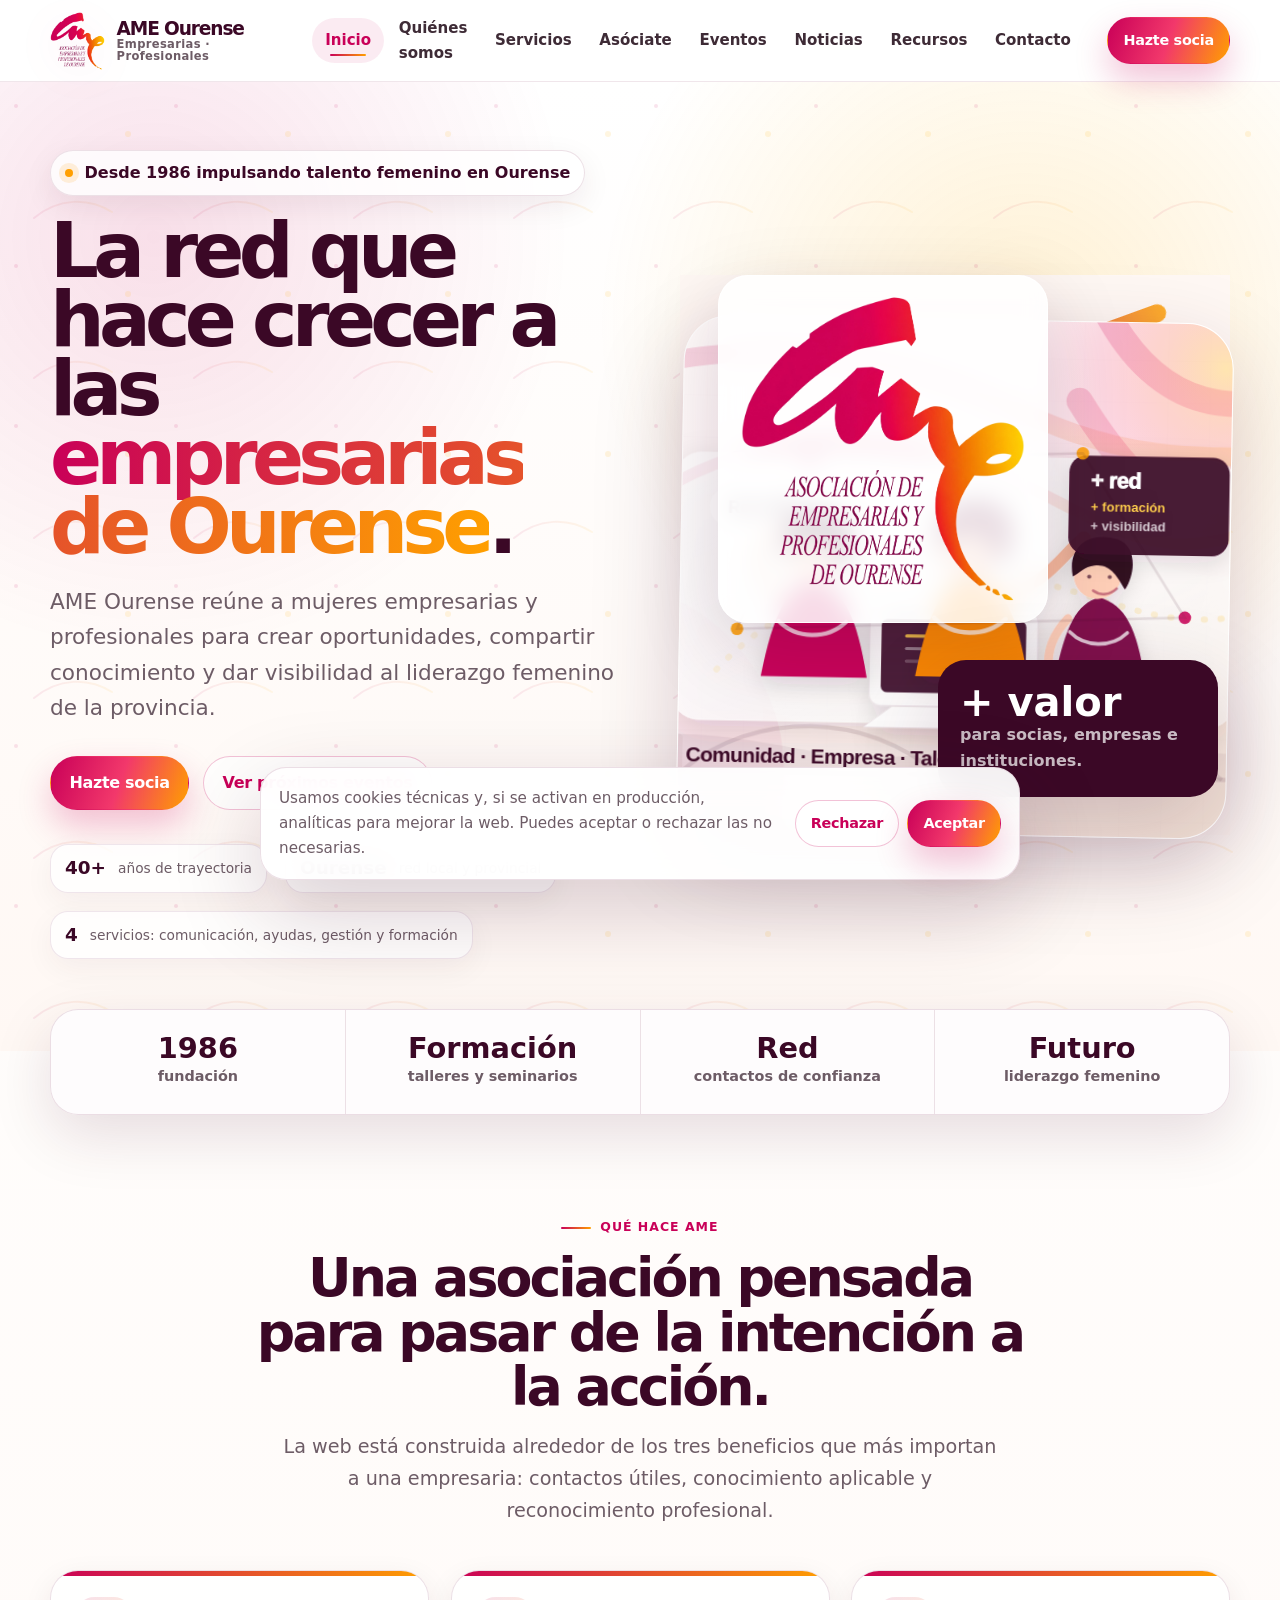
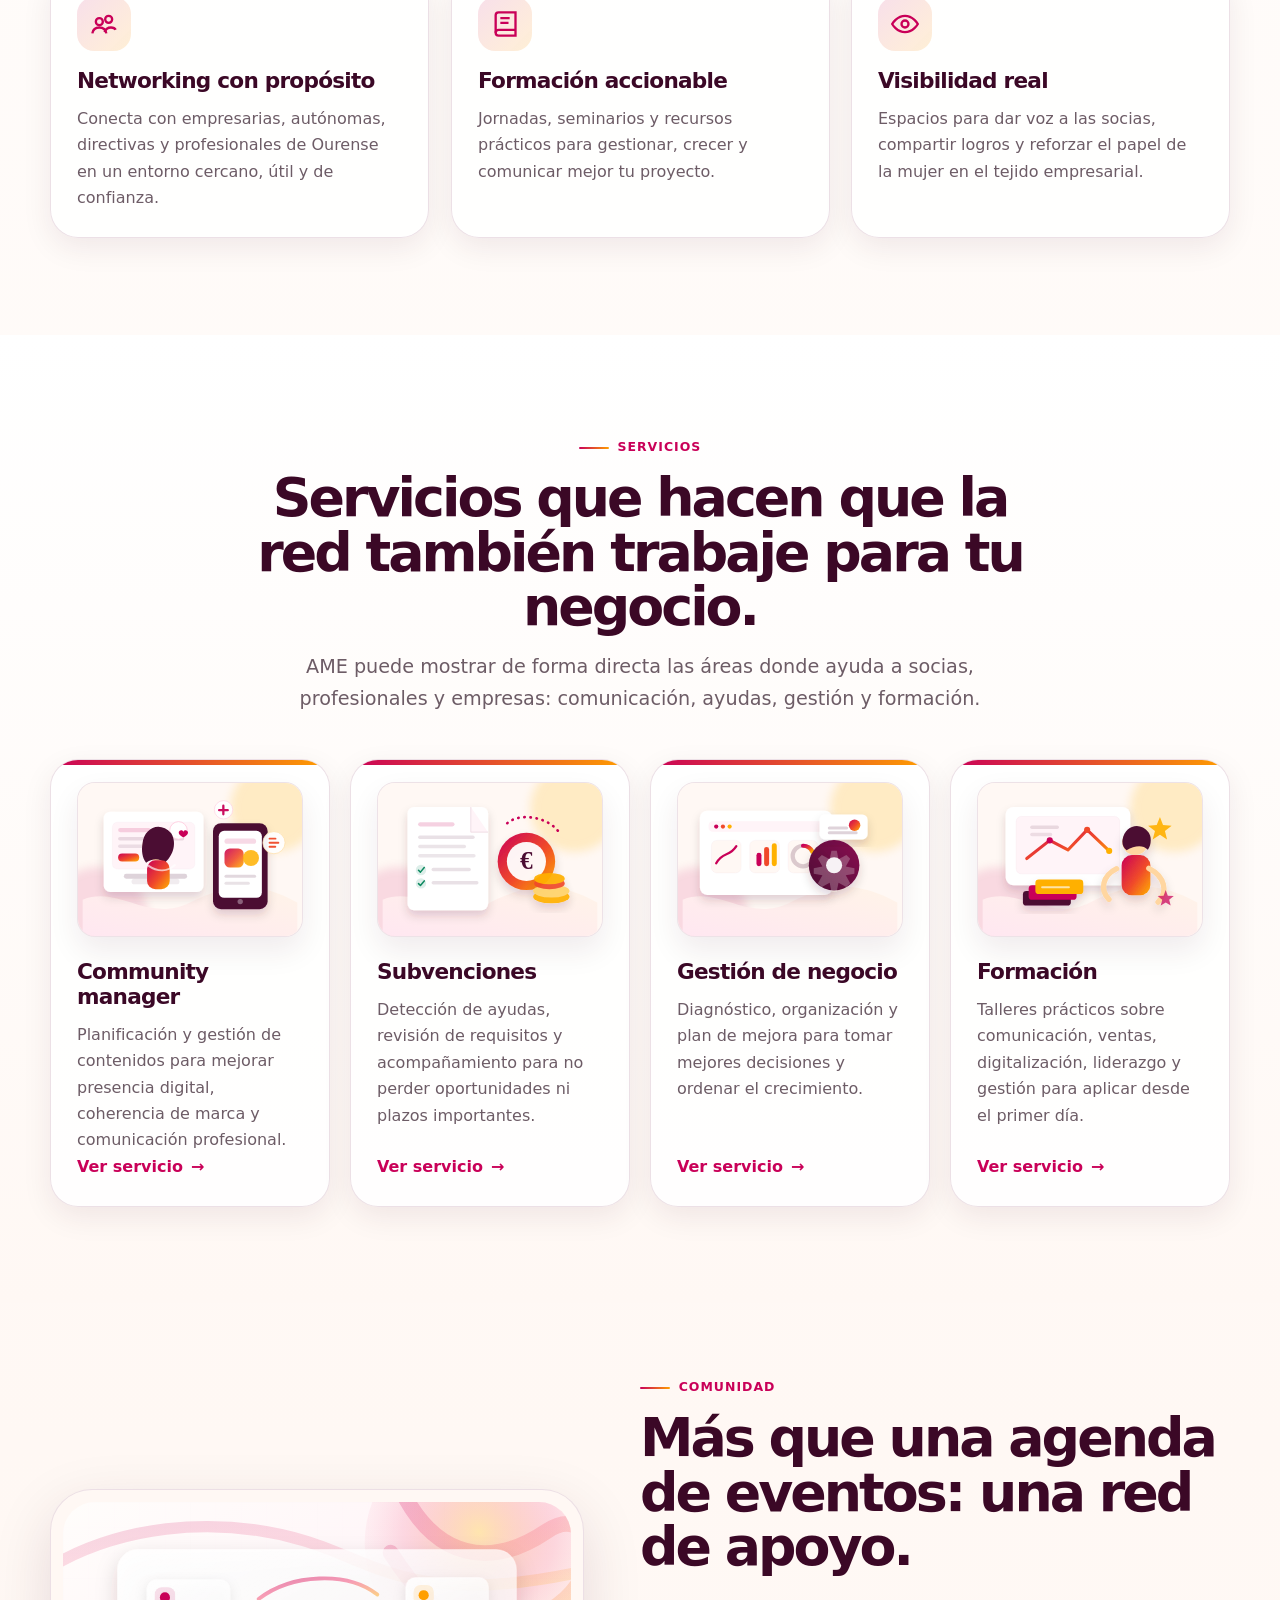
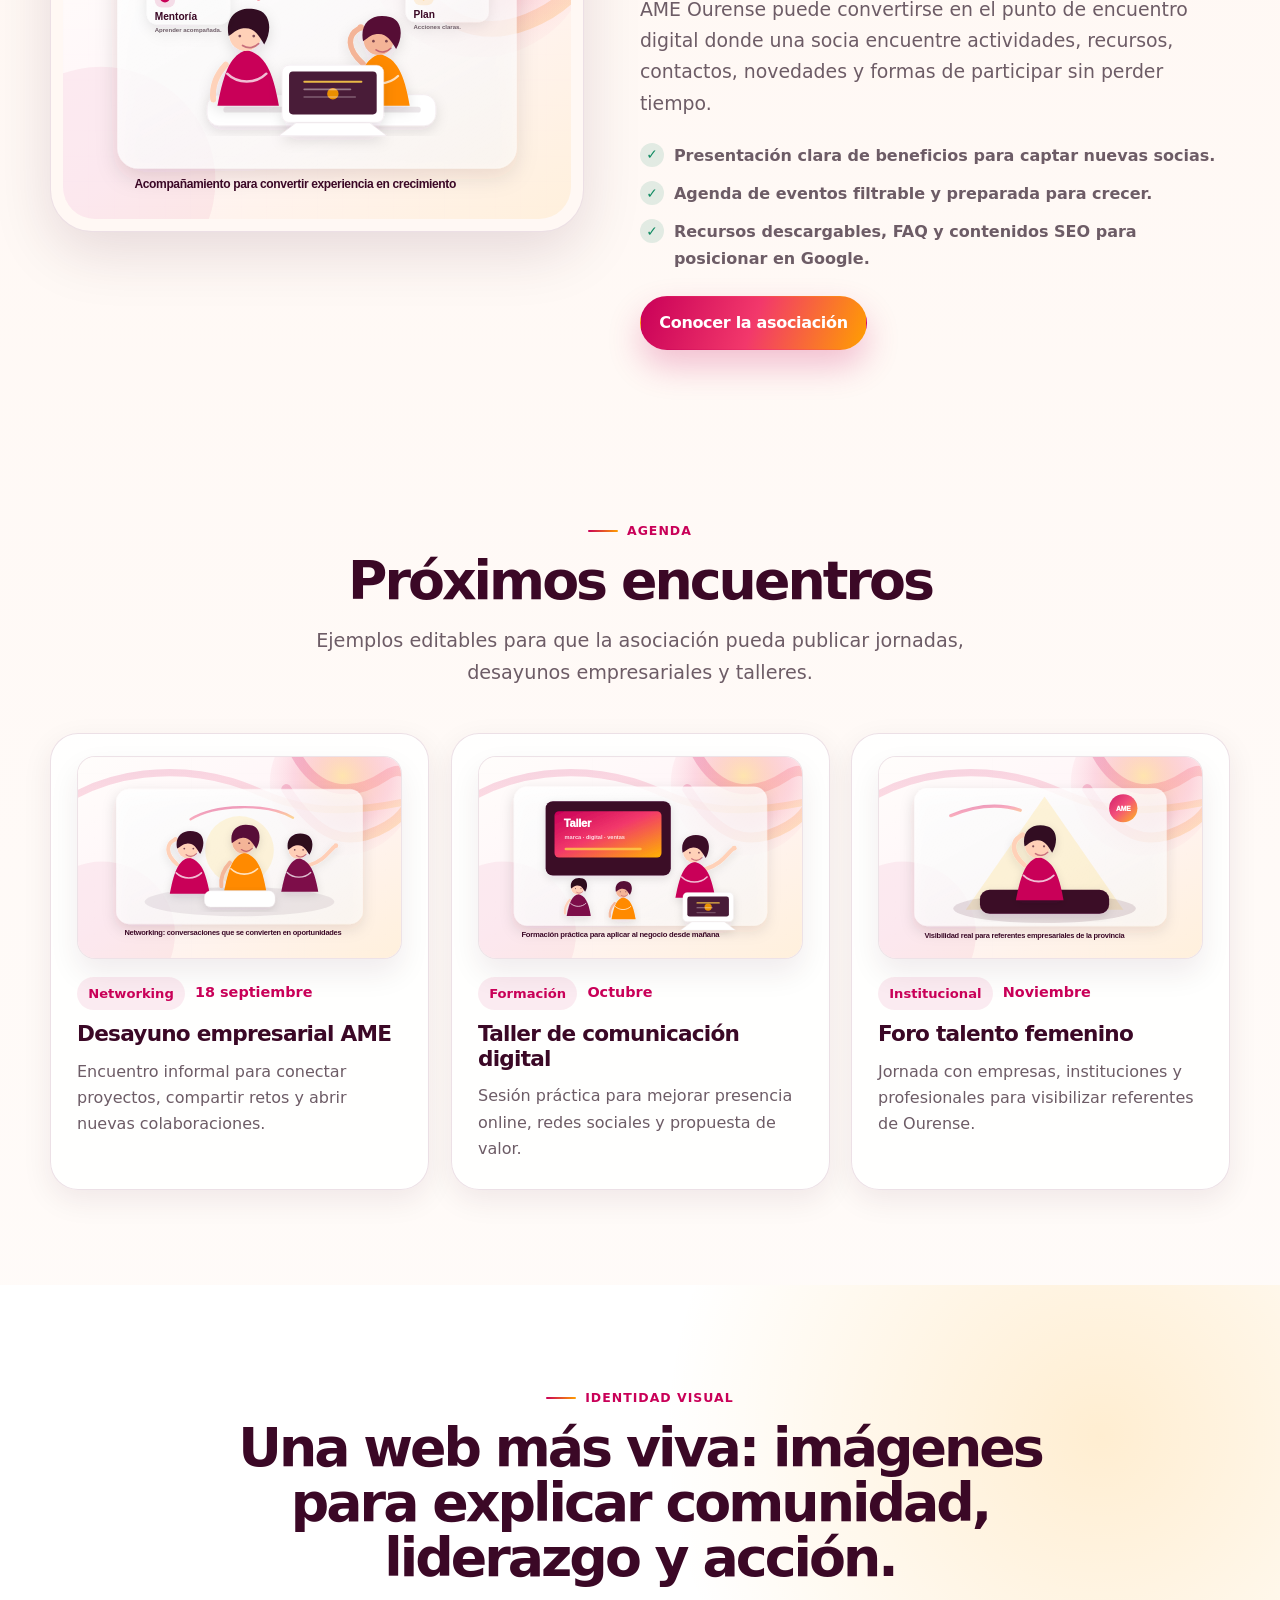
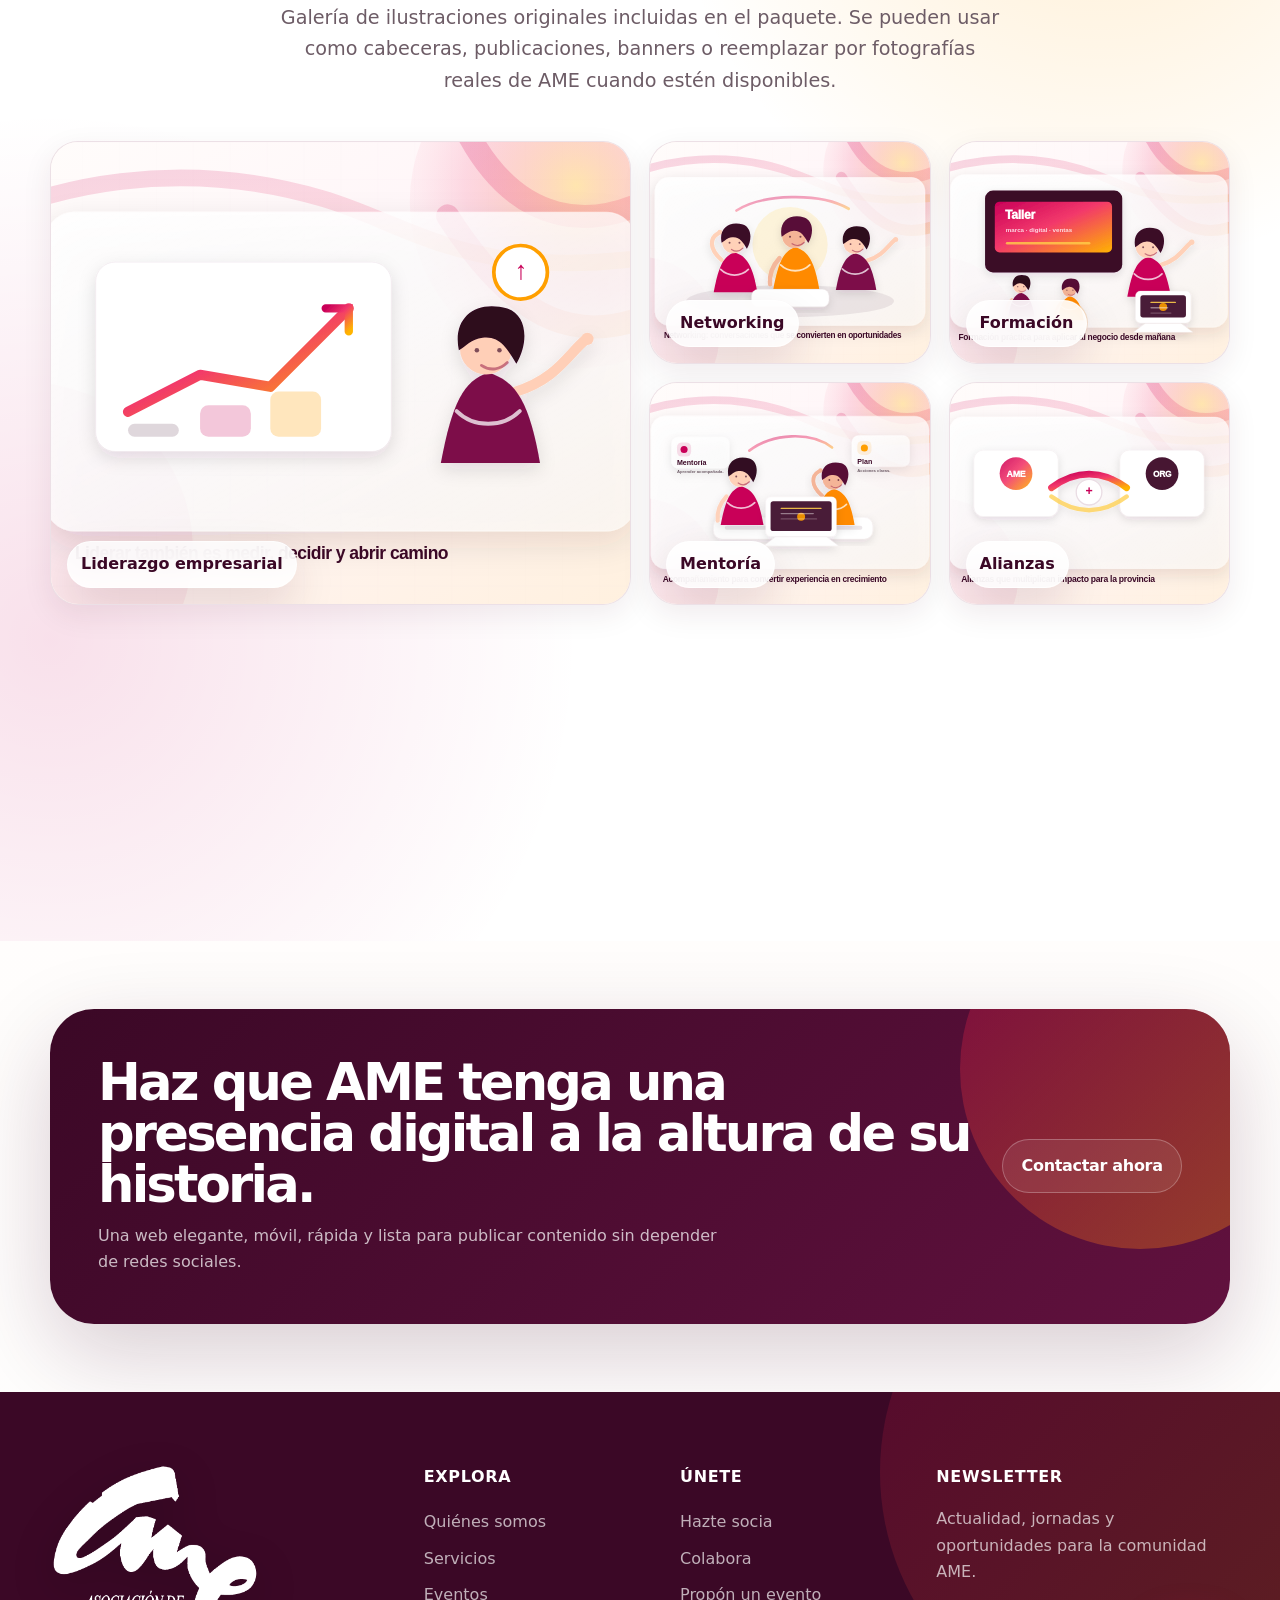
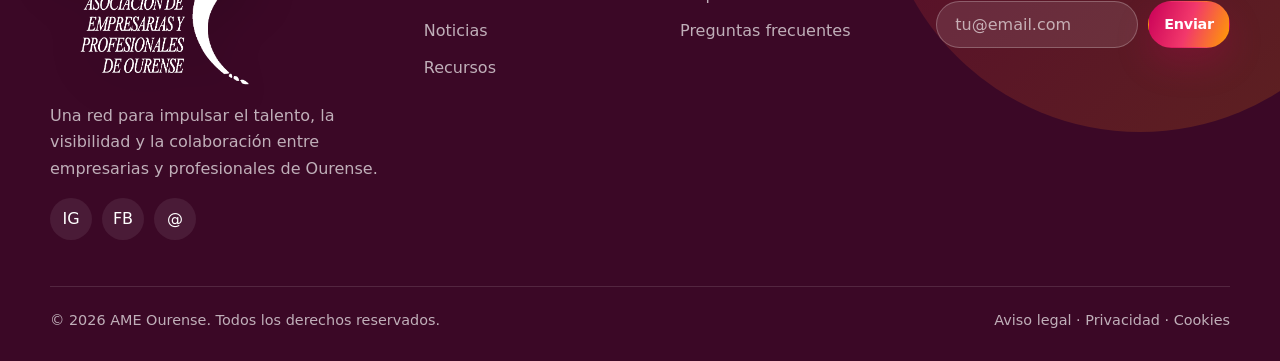
<file: index.html>
<!doctype html>
<html lang="es">
<head>
  <meta charset="utf-8">
  <meta name="viewport" content="width=device-width, initial-scale=1">
  <title>AME Ourense — Asociación de Empresarias y Profesionales de Ourense</title>
  <meta name="description" content="Red de empresarias y profesionales de Ourense: formación, networking, visibilidad y apoyo al liderazgo femenino.">
  <meta name="theme-color" content="#c90058">
  <meta name="robots" content="index, follow">
  <meta property="og:type" content="website">
  <meta property="og:locale" content="es_ES">
  <meta property="og:title" content="AME Ourense — Asociación de Empresarias y Profesionales de Ourense">
  <meta property="og:description" content="Red de empresarias y profesionales de Ourense: formación, networking, visibilidad y apoyo al liderazgo femenino.">
  <meta property="og:image" content="assets/img/og-ame.jpg">
  <meta name="twitter:card" content="summary_large_image">
  <link rel="icon" href="assets/icons/favicon.svg" type="image/svg+xml">
  <link rel="apple-touch-icon" href="assets/icons/apple-touch-icon.png">
  <link rel="manifest" href="site.webmanifest">
  <link rel="preload" href="assets/css/styles.css" as="style">
  <link rel="stylesheet" href="assets/css/styles.css">
  
</head>
<body data-page="inicio">
  <a class="skip-link" href="#contenido">Saltar al contenido</a>
  <header class="site-header" aria-label="Cabecera principal">
    <div class="container nav-wrap">
      <a class="brand" href="index.html" aria-label="AME Ourense inicio">
        <img src="assets/img/logo-ame-transparent.png" alt="Logo AME Ourense">
        <span class="brand-text"><span class="brand-name">AME Ourense</span><span class="brand-kicker">Empresarias · Profesionales</span></span>
      </a>
      <nav class="main-nav" aria-label="Navegación principal">
        <a href="index.html" data-nav="inicio">Inicio</a>
<a href="sobre.html" data-nav="sobre">Quiénes somos</a>
<a href="servicios.html" data-nav="servicios">Servicios</a>
<a href="asociate.html" data-nav="asociate">Asóciate</a>
<a href="eventos.html" data-nav="eventos">Eventos</a>
<a href="noticias.html" data-nav="noticias">Noticias</a>
<a href="recursos.html" data-nav="recursos">Recursos</a>
<a href="contacto.html" data-nav="contacto">Contacto</a>
      </nav>
      <div class="nav-actions">
        <a class="btn btn-primary btn-small" href="asociate.html">Hazte socia</a>
        <button class="menu-toggle" aria-label="Abrir menú" aria-expanded="false"><span></span><span></span><span></span></button>
      </div>
    </div>
  </header>
  <main id="contenido">

    <section class="hero">
      <div class="container hero-grid">
        <div class="hero-copy-wrap reveal">
          <div class="hero-badge"><span class="icon-dot"></span> Desde 1986 impulsando talento femenino en Ourense</div>
          <h1>La red que hace crecer a las <span class="gradient-text">empresarias de Ourense</span>.</h1>
          <p class="hero-copy">AME Ourense reúne a mujeres empresarias y profesionales para crear oportunidades, compartir conocimiento y dar visibilidad al liderazgo femenino de la provincia.</p>
          <div class="hero-actions">
            <a href="asociate.html" class="btn btn-primary">Hazte socia</a>
            <a href="eventos.html" class="btn btn-outline">Ver próximos eventos</a>
          </div>
          <div class="hero-proof" aria-label="Datos destacados">
            <div class="proof-card"><strong>40+</strong><span>años de trayectoria</span></div>
            <div class="proof-card"><strong>Ourense</strong><span>red local y provincial</span></div>
            <div class="proof-card"><strong>4</strong><span>servicios: comunicación, ayudas, gestión y formación</span></div>
          </div>
        </div>
        <div class="hero-visual reveal" aria-hidden="true">
          <span class="ribbon r1"></span><span class="ribbon r2"></span>
          <div class="hero-visual-card"><img class="illustration" src="assets/img/visuals/hero-women-business.svg" alt="Ilustración de empresarias y profesionales conectadas"></div>
          <div class="logo-floating"><img src="assets/img/logo-ame-transparent.png" alt="Logo AME Ourense"></div>
          <div class="metric-floating"><b>+ valor</b><span>para socias, empresas e instituciones.</span></div>
        </div>
      </div>
    </section>
    <section class="logo-strip">
      <div class="container strip-card reveal stagger">
        <div class="strip-item" style="--i:0"><strong>1986</strong><span>fundación</span></div>
        <div class="strip-item" style="--i:1"><strong>Formación</strong><span>talleres y seminarios</span></div>
        <div class="strip-item" style="--i:2"><strong>Red</strong><span>contactos de confianza</span></div>
        <div class="strip-item" style="--i:3"><strong>Futuro</strong><span>liderazgo femenino</span></div>
      </div>
    </section>
    <section class="section">
      <div class="container">
        <div class="section-head reveal"><span class="eyebrow">Qué hace AME</span><h2 class="section-title">Una asociación pensada para pasar de la intención a la acción.</h2><p class="section-subtitle">La web está construida alrededor de los tres beneficios que más importan a una empresaria: contactos útiles, conocimiento aplicable y reconocimiento profesional.</p></div>
        <div class="card-grid stagger"><article class="feature-card reveal" style="--i:0"><div class="card-icon"><svg viewBox="0 0 24 24" fill="none" stroke="currentColor" stroke-width="2"><path d="M16 11c1.66 0 3-1.34 3-3s-1.34-3-3-3-3 1.34-3 3 1.34 3 3 3Z"/><path d="M8 13c1.66 0 3-1.34 3-3S9.66 7 8 7s-3 1.34-3 3 1.34 3 3 3Z"/><path d="M2 20c.6-3.4 2.7-5 6-5s5.4 1.6 6 5"/><path d="M12.5 19c.8-2.7 2.8-4 5.5-4 2 0 3.4.7 4 2"/></svg></div><h3>Networking con propósito</h3><p>Conecta con empresarias, autónomas, directivas y profesionales de Ourense en un entorno cercano, útil y de confianza.</p></article>
<article class="feature-card reveal" style="--i:1"><div class="card-icon"><svg viewBox="0 0 24 24" fill="none" stroke="currentColor" stroke-width="2"><path d="M4 19.5A2.5 2.5 0 0 1 6.5 17H21"/><path d="M6.5 2H21v20H6.5A2.5 2.5 0 0 1 4 19.5v-15A2.5 2.5 0 0 1 6.5 2Z"/><path d="M8 7h8M8 11h7"/></svg></div><h3>Formación accionable</h3><p>Jornadas, seminarios y recursos prácticos para gestionar, crecer y comunicar mejor tu proyecto.</p></article>
<article class="feature-card reveal" style="--i:2"><div class="card-icon"><svg viewBox="0 0 24 24" fill="none" stroke="currentColor" stroke-width="2"><path d="M1 12s4-7 11-7 11 7 11 7-4 7-11 7S1 12 1 12Z"/><circle cx="12" cy="12" r="3"/></svg></div><h3>Visibilidad real</h3><p>Espacios para dar voz a las socias, compartir logros y reforzar el papel de la mujer en el tejido empresarial.</p></article></div>
      </div>
    </section>

    <section class="section services-home" id="servicios-destacados">
      <div class="container">
        <div class="section-head reveal"><span class="eyebrow">Servicios</span><h2 class="section-title">Servicios que hacen que la red también trabaje para tu negocio.</h2><p class="section-subtitle">AME puede mostrar de forma directa las áreas donde ayuda a socias, profesionales y empresas: comunicación, ayudas, gestión y formación.</p></div>
        <div class="services-grid stagger">
          <article class="feature-card service-card reveal" style="--i:0"><img class="card-media" src="assets/img/visuals/service-community-manager.svg" alt="Community manager para empresas y profesionales" loading="lazy"><h3>Community manager</h3><p>Planificación y gestión de contenidos para mejorar presencia digital, coherencia de marca y comunicación profesional.</p><a class="text-link" href="servicios.html#community-manager">Ver servicio</a></article>
          <article class="feature-card service-card reveal" style="--i:1"><img class="card-media" src="assets/img/visuals/service-subvenciones.svg" alt="Subvenciones y ayudas para negocios" loading="lazy"><h3>Subvenciones</h3><p>Detección de ayudas, revisión de requisitos y acompañamiento para no perder oportunidades ni plazos importantes.</p><a class="text-link" href="servicios.html#subvenciones">Ver servicio</a></article>
          <article class="feature-card service-card reveal" style="--i:2"><img class="card-media" src="assets/img/visuals/service-business-management.svg" alt="Gestión de negocio" loading="lazy"><h3>Gestión de negocio</h3><p>Diagnóstico, organización y plan de mejora para tomar mejores decisiones y ordenar el crecimiento.</p><a class="text-link" href="servicios.html#gestion-negocio">Ver servicio</a></article>
          <article class="feature-card service-card reveal" style="--i:3"><img class="card-media" src="assets/img/visuals/service-training.svg" alt="Formación para empresarias y profesionales" loading="lazy"><h3>Formación</h3><p>Talleres prácticos sobre comunicación, ventas, digitalización, liderazgo y gestión para aplicar desde el primer día.</p><a class="text-link" href="servicios.html#formacion">Ver servicio</a></article>
        </div>
      </div>
    </section>
    <section class="section section-tight">
      <div class="container split">
        <div class="image-card reveal"><img src="assets/img/visuals/gallery-mentoring.svg" alt="Ilustración de mentoría empresarial"></div>
        <div class="reveal">
          <span class="eyebrow">Comunidad</span><h2 class="section-title">Más que una agenda de eventos: una red de apoyo.</h2>
          <p class="lead">AME Ourense puede convertirse en el punto de encuentro digital donde una socia encuentre actividades, recursos, contactos, novedades y formas de participar sin perder tiempo.</p>
          <ul class="check-list">
            <li>Presentación clara de beneficios para captar nuevas socias.</li>
            <li>Agenda de eventos filtrable y preparada para crecer.</li>
            <li>Recursos descargables, FAQ y contenidos SEO para posicionar en Google.</li>
          </ul>
          <a class="btn btn-primary" href="sobre.html">Conocer la asociación</a>
        </div>
      </div>
    </section>
    <section class="section">
      <div class="container">
        <div class="section-head reveal"><span class="eyebrow">Agenda</span><h2 class="section-title">Próximos encuentros</h2><p class="section-subtitle">Ejemplos editables para que la asociación pueda publicar jornadas, desayunos empresariales y talleres.</p></div>
        <div class="card-grid stagger">
          <article class="event-card reveal" style="--i:0"><img class="card-media" src="assets/img/visuals/gallery-networking.svg" alt="Networking empresarial" loading="lazy"><div class="event-meta"><span class="pill">Networking</span><span>18 septiembre</span></div><h3>Desayuno empresarial AME</h3><p>Encuentro informal para conectar proyectos, compartir retos y abrir nuevas colaboraciones.</p></article>
          <article class="event-card reveal" style="--i:1"><img class="card-media" src="assets/img/visuals/gallery-training.svg" alt="Taller de comunicación digital" loading="lazy"><div class="event-meta"><span class="pill">Formación</span><span>Octubre</span></div><h3>Taller de comunicación digital</h3><p>Sesión práctica para mejorar presencia online, redes sociales y propuesta de valor.</p></article>
          <article class="event-card reveal" style="--i:2"><img class="card-media" src="assets/img/visuals/gallery-visibility.svg" alt="Foro de talento femenino" loading="lazy"><div class="event-meta"><span class="pill">Institucional</span><span>Noviembre</span></div><h3>Foro talento femenino</h3><p>Jornada con empresas, instituciones y profesionales para visibilizar referentes de Ourense.</p></article>
        </div>
      </div>
    </section>

<section class="section visual-gallery-section">
  <div class="container">
    <div class="section-head reveal"><span class="eyebrow">Identidad visual</span><h2 class="section-title">Una web más viva: imágenes para explicar comunidad, liderazgo y acción.</h2><p class="section-subtitle">Galería de ilustraciones originales incluidas en el paquete. Se pueden usar como cabeceras, publicaciones, banners o reemplazar por fotografías reales de AME cuando estén disponibles.</p></div>
    <div class="visual-gallery stagger">
      <figure class="visual-tile visual-tile-large reveal" style="--i:0"><img src="assets/img/visuals/gallery-leadership.svg" alt="Ilustración de liderazgo empresarial femenino" loading="lazy"><figcaption>Liderazgo empresarial</figcaption></figure>
      <figure class="visual-tile reveal" style="--i:1"><img src="assets/img/visuals/gallery-networking.svg" alt="Ilustración de networking empresarial" loading="lazy"><figcaption>Networking</figcaption></figure>
      <figure class="visual-tile reveal" style="--i:2"><img src="assets/img/visuals/gallery-training.svg" alt="Ilustración de formación profesional" loading="lazy"><figcaption>Formación</figcaption></figure>
      <figure class="visual-tile reveal" style="--i:3"><img src="assets/img/visuals/gallery-mentoring.svg" alt="Ilustración de mentoría y acompañamiento" loading="lazy"><figcaption>Mentoría</figcaption></figure>
      <figure class="visual-tile reveal" style="--i:4"><img src="assets/img/visuals/gallery-partnership.svg" alt="Ilustración de alianzas empresariales" loading="lazy"><figcaption>Alianzas</figcaption></figure>
      <figure class="visual-tile reveal" style="--i:5"><img src="assets/img/visuals/member-spotlight-3.svg" alt="Ilustración de reconocimiento a socias" loading="lazy"><figcaption>Reconocimiento</figcaption></figure>
    </div>
  </div>
</section>
    <section class="section section-tight">
      <div class="container band reveal">
        <div class="band-content">
          <div><h2>Haz que AME tenga una presencia digital a la altura de su historia.</h2><p>Una web elegante, móvil, rápida y lista para publicar contenido sin depender de redes sociales.</p></div>
          <a class="btn btn-outline" href="contacto.html">Contactar ahora</a>
        </div>
      </div>
    </section>

  </main>
  <footer class="site-footer">
    <div class="container footer-grid">
      <div class="footer-col">
        <img src="assets/img/logo-ame-white.png" class="footer-logo" alt="AME Ourense en blanco">
        <p>Una red para impulsar el talento, la visibilidad y la colaboración entre empresarias y profesionales de Ourense.</p>
        <div class="socials" aria-label="Redes sociales">
          <a href="https://www.instagram.com/ameourense/" aria-label="Instagram" target="_blank" rel="noopener">IG</a>
          <a href="https://www.facebook.com/AsociacionMujeresEmpresariasyProfesionalesOurense/" aria-label="Facebook" target="_blank" rel="noopener">FB</a>
          <a href="contacto.html" aria-label="Contacto por email">@</a>
        </div>
      </div>
      <div class="footer-col"><h3>Explora</h3>
        <a href="sobre.html">Quiénes somos</a><a href="servicios.html">Servicios</a><a href="eventos.html">Eventos</a><a href="noticias.html">Noticias</a><a href="recursos.html">Recursos</a>
      </div>
      <div class="footer-col"><h3>Únete</h3>
        <a href="asociate.html">Hazte socia</a><a href="contacto.html">Colabora</a><a href="contacto.html">Propón un evento</a><a href="recursos.html#faq">Preguntas frecuentes</a>
      </div>
      <div class="footer-col"><h3>Newsletter</h3>
        <p>Actualidad, jornadas y oportunidades para la comunidad AME.</p>
        <form class="newsletter" data-newsletter>
          <input type="email" placeholder="tu@email.com" aria-label="Email para newsletter" required>
          <button class="btn btn-primary btn-small" type="submit">Enviar</button>
        </form>
      </div>
    </div>
    <div class="container footer-bottom">
      <span>© <span id="year">2026</span> AME Ourense. Todos los derechos reservados.</span>
      <span><a href="aviso-legal.html">Aviso legal</a> · <a href="privacidad.html">Privacidad</a> · <a href="cookies.html">Cookies</a></span>
    </div>
  </footer>
  <div class="cookie-banner" role="dialog" aria-label="Aviso de cookies">
    <p>Usamos cookies técnicas y, si se activan en producción, analíticas para mejorar la web. Puedes aceptar o rechazar las no necesarias.</p>
    <div class="cookie-actions"><button class="btn btn-outline btn-small" data-cookie-choice="reject">Rechazar</button><button class="btn btn-primary btn-small" data-cookie-choice="accept">Aceptar</button></div>
  </div>
  <script src="assets/js/main.js" defer></script>
</body>
</html>
</file>
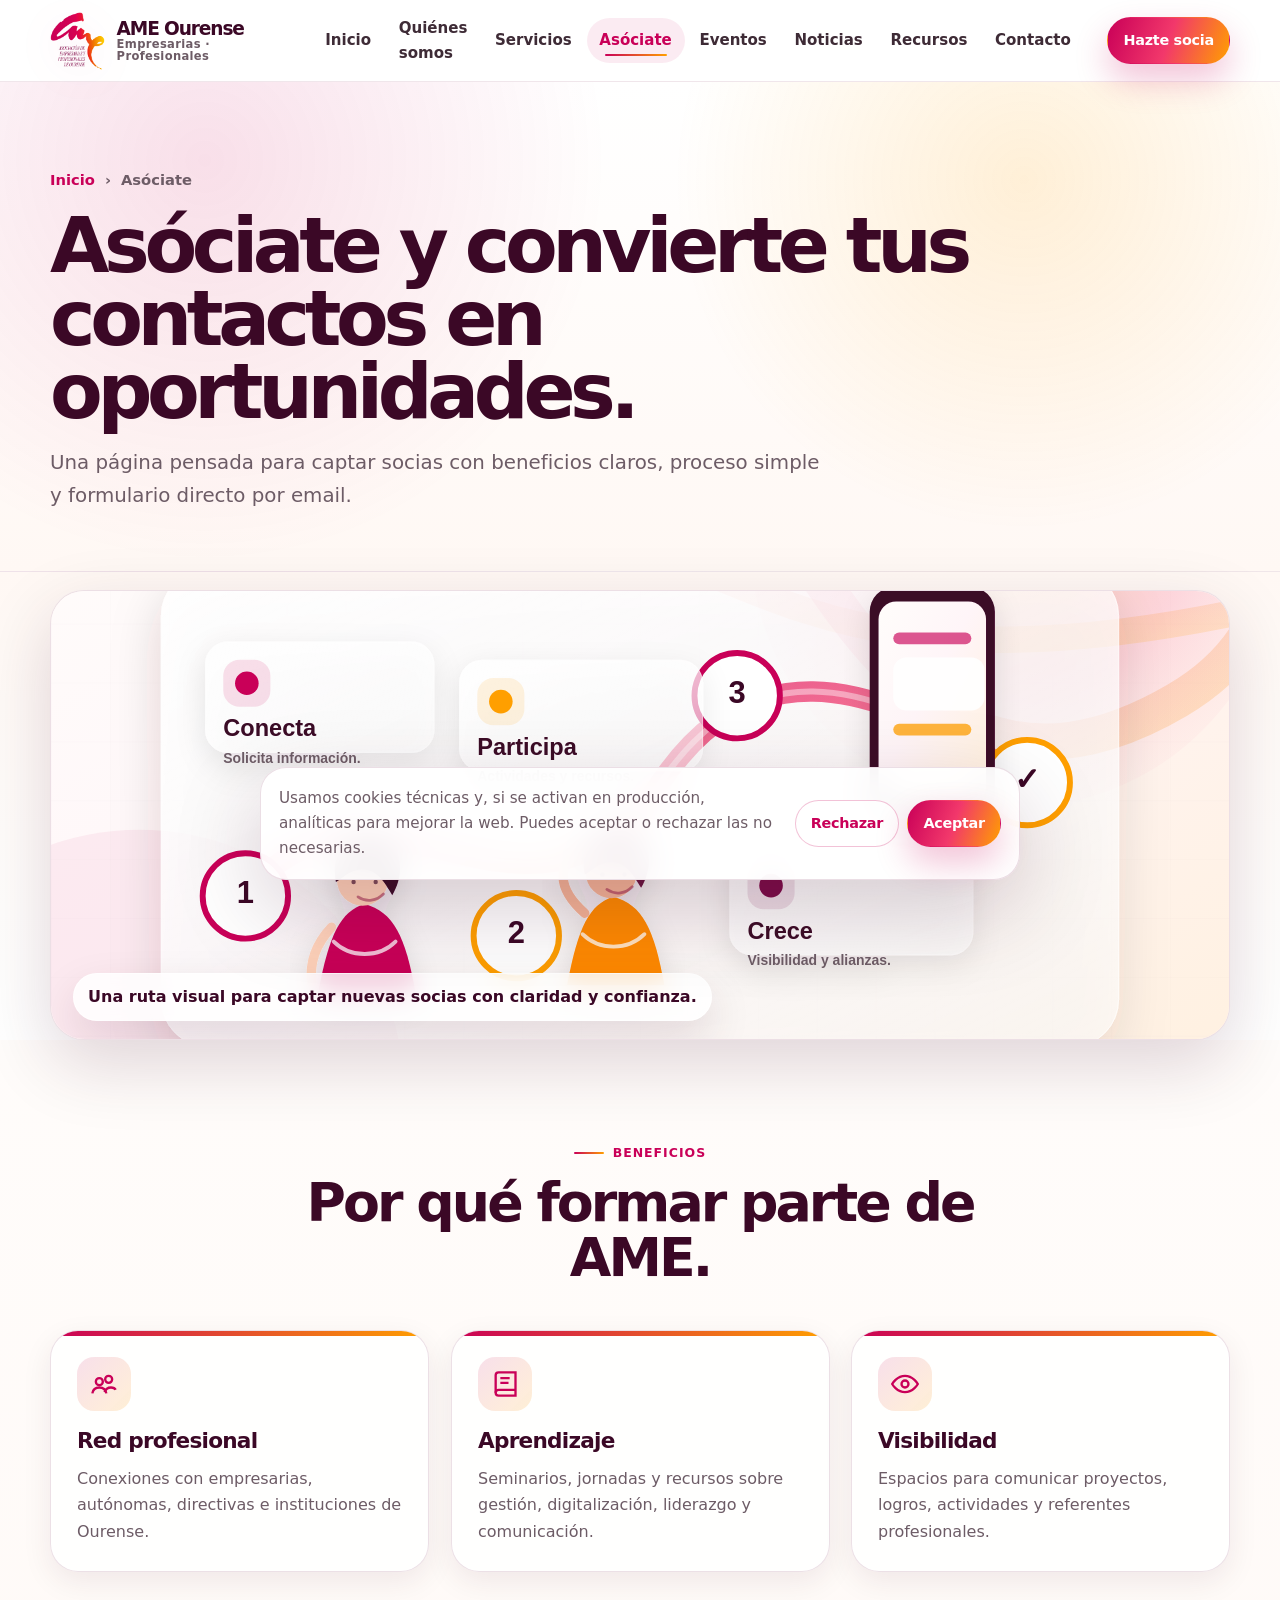
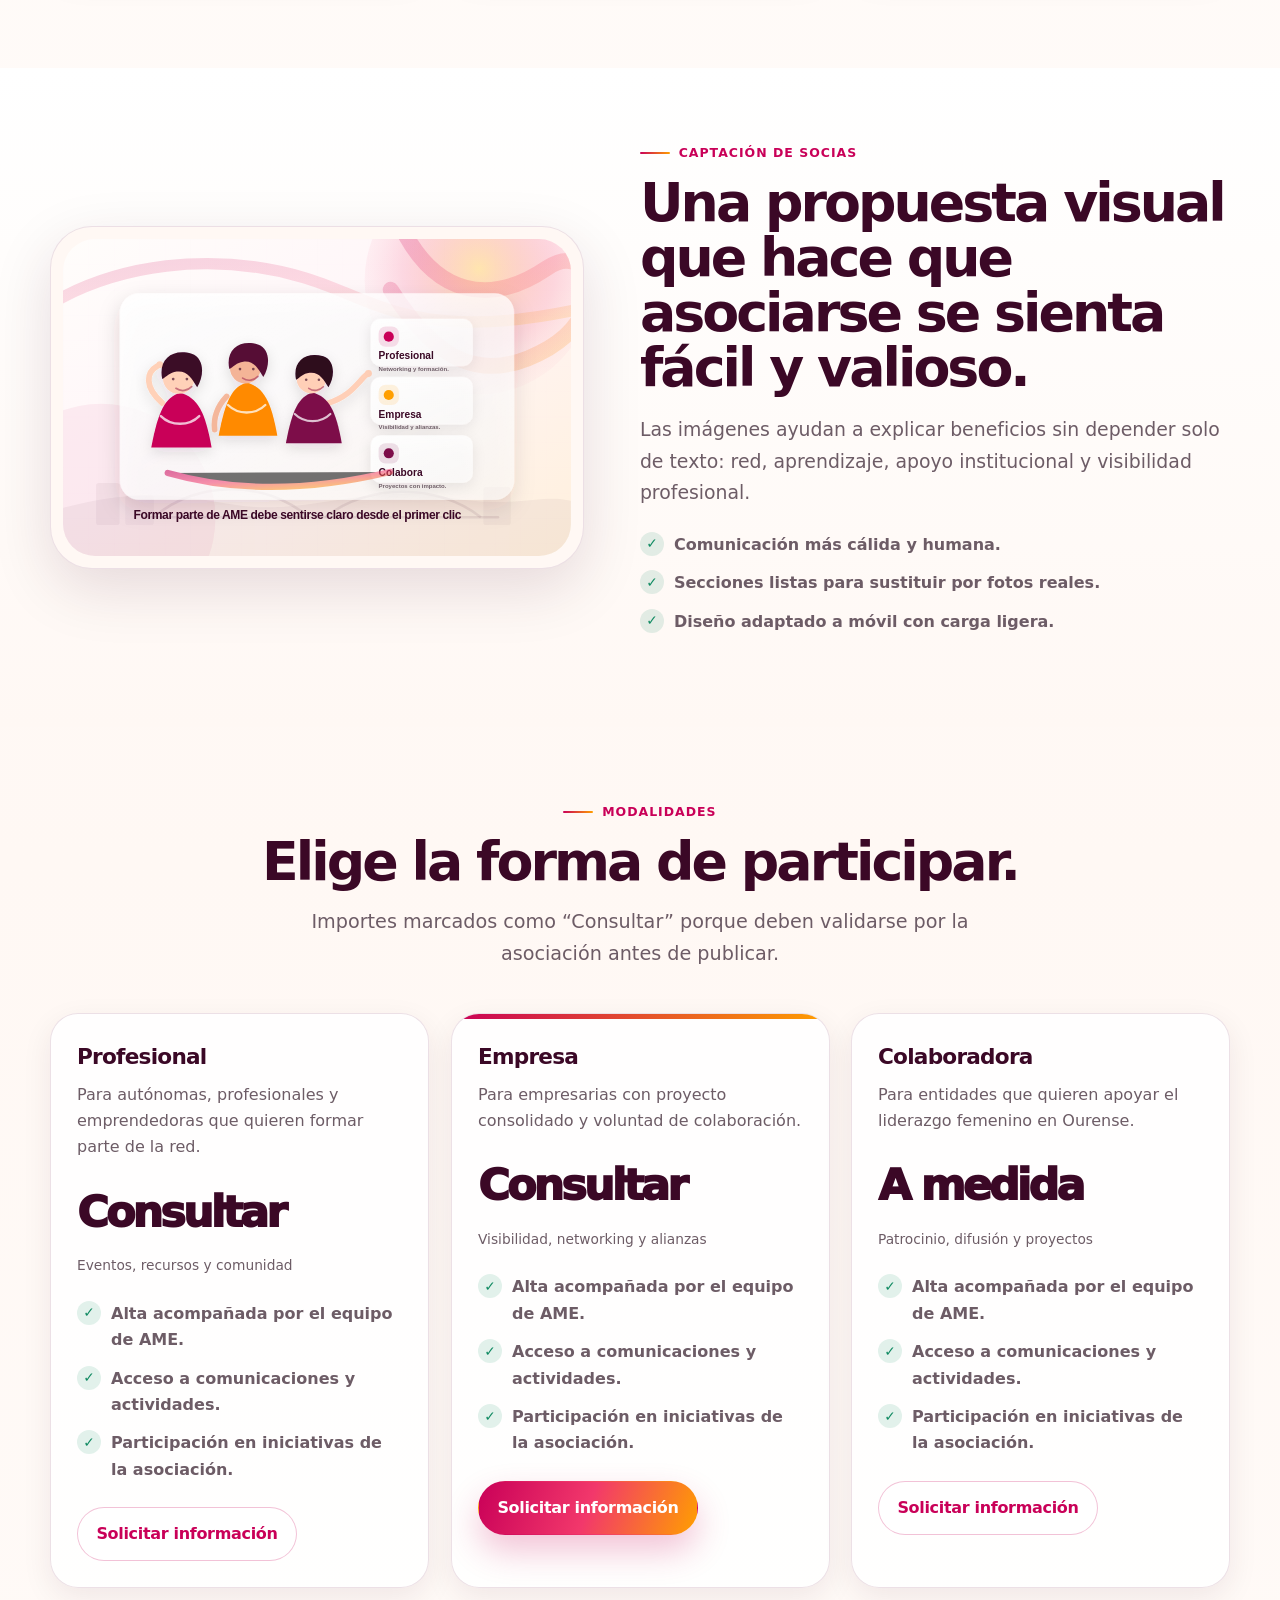
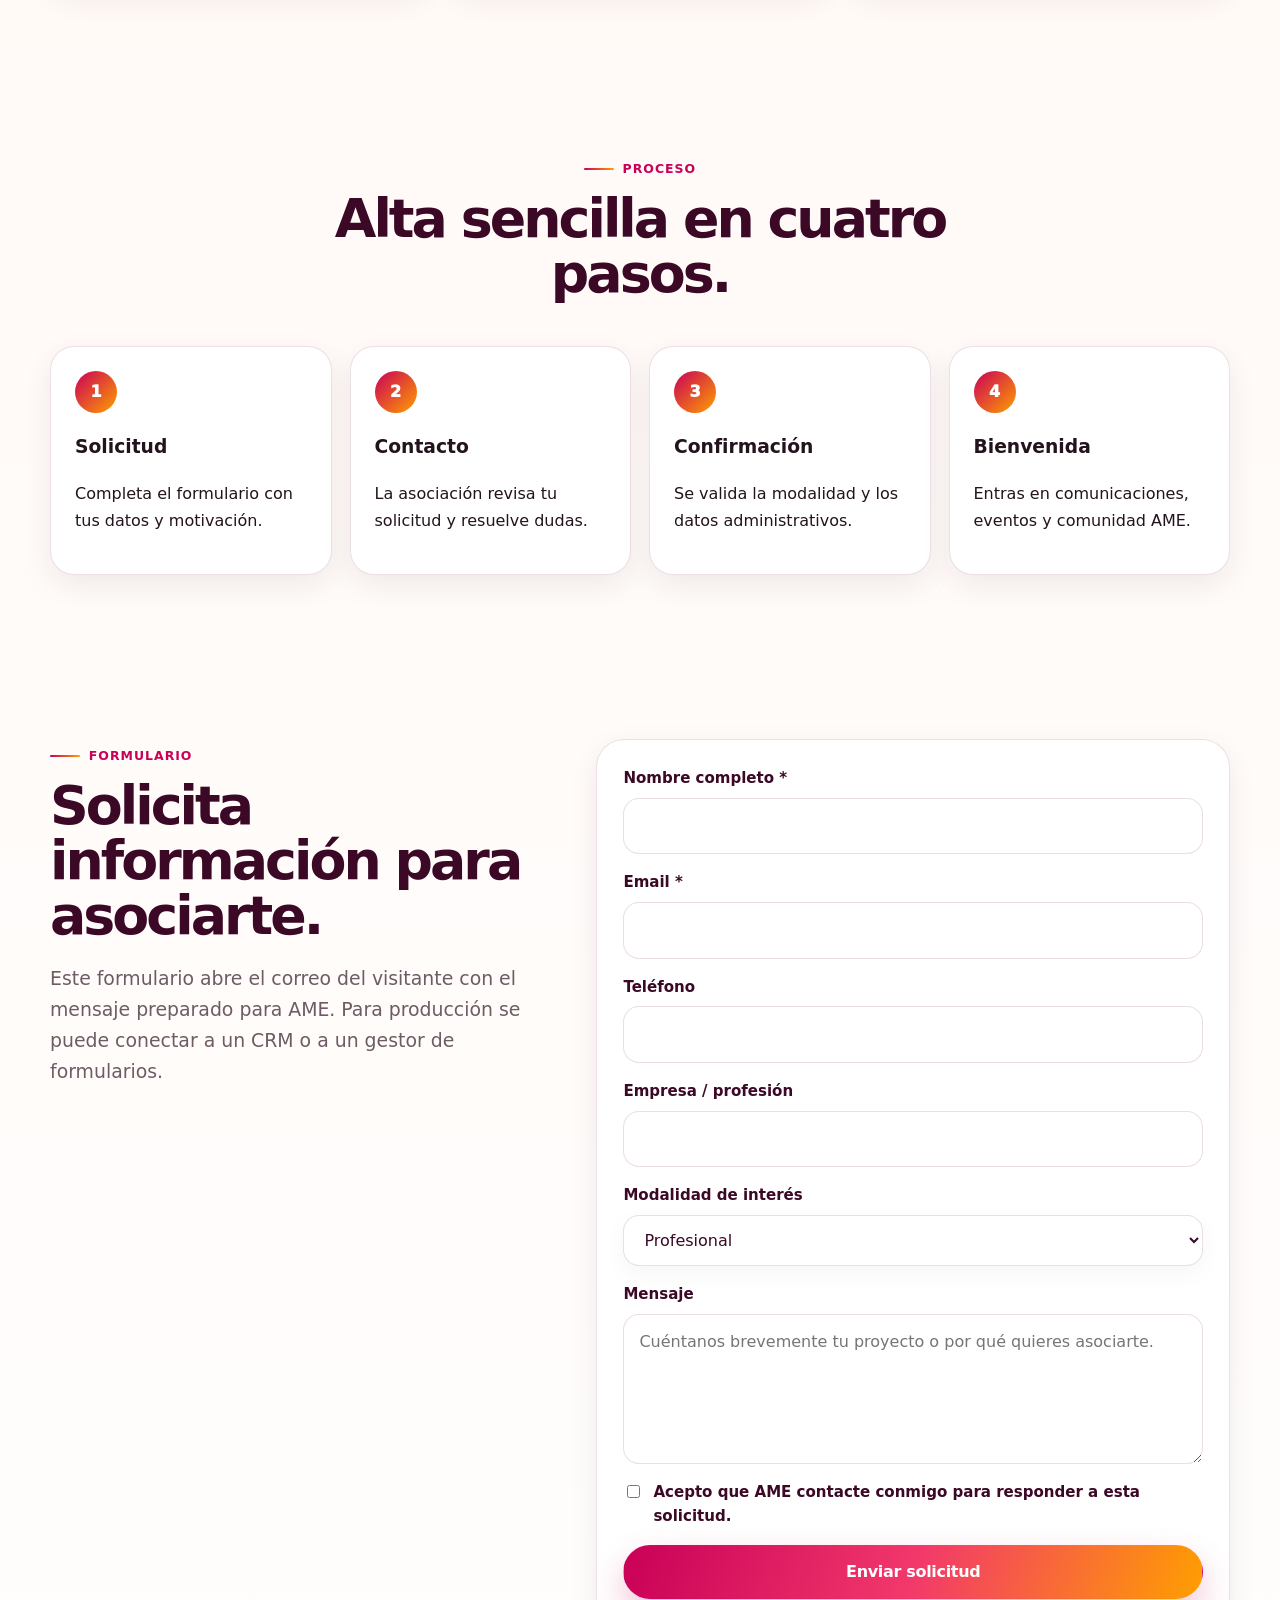
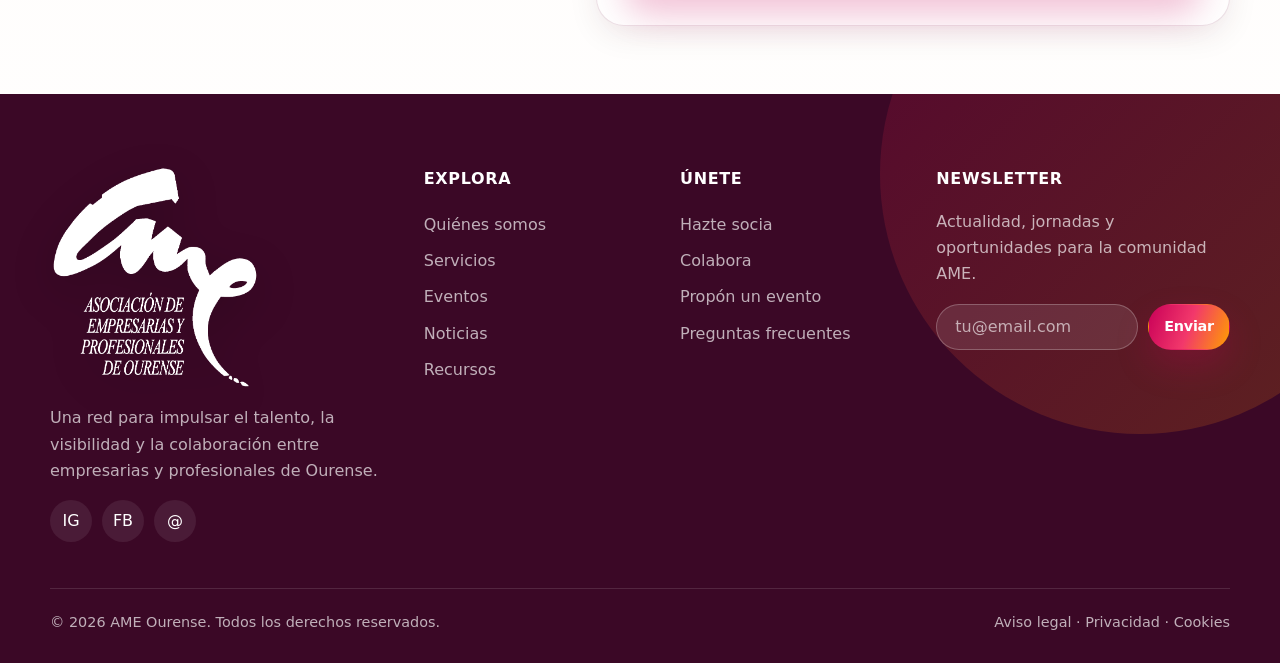
<file: asociate.html>
<!doctype html>
<html lang="es">
<head>
  <meta charset="utf-8">
  <meta name="viewport" content="width=device-width, initial-scale=1">
  <title>Hazte socia — AME Ourense</title>
  <meta name="description" content="Beneficios, modalidades y formulario para asociarse a AME Ourense.">
  <meta name="theme-color" content="#c90058">
  <meta name="robots" content="index, follow">
  <meta property="og:type" content="website">
  <meta property="og:locale" content="es_ES">
  <meta property="og:title" content="Hazte socia — AME Ourense">
  <meta property="og:description" content="Beneficios, modalidades y formulario para asociarse a AME Ourense.">
  <meta property="og:image" content="assets/img/og-ame.jpg">
  <meta name="twitter:card" content="summary_large_image">
  <link rel="icon" href="assets/icons/favicon.svg" type="image/svg+xml">
  <link rel="apple-touch-icon" href="assets/icons/apple-touch-icon.png">
  <link rel="manifest" href="site.webmanifest">
  <link rel="preload" href="assets/css/styles.css" as="style">
  <link rel="stylesheet" href="assets/css/styles.css">
  
</head>
<body data-page="asociate">
  <a class="skip-link" href="#contenido">Saltar al contenido</a>
  <header class="site-header" aria-label="Cabecera principal">
    <div class="container nav-wrap">
      <a class="brand" href="index.html" aria-label="AME Ourense inicio">
        <img src="assets/img/logo-ame-transparent.png" alt="Logo AME Ourense">
        <span class="brand-text"><span class="brand-name">AME Ourense</span><span class="brand-kicker">Empresarias · Profesionales</span></span>
      </a>
      <nav class="main-nav" aria-label="Navegación principal">
        <a href="index.html" data-nav="inicio">Inicio</a>
<a href="sobre.html" data-nav="sobre">Quiénes somos</a>
<a href="servicios.html" data-nav="servicios">Servicios</a>
<a href="asociate.html" data-nav="asociate">Asóciate</a>
<a href="eventos.html" data-nav="eventos">Eventos</a>
<a href="noticias.html" data-nav="noticias">Noticias</a>
<a href="recursos.html" data-nav="recursos">Recursos</a>
<a href="contacto.html" data-nav="contacto">Contacto</a>
      </nav>
      <div class="nav-actions">
        <a class="btn btn-primary btn-small" href="asociate.html">Hazte socia</a>
        <button class="menu-toggle" aria-label="Abrir menú" aria-expanded="false"><span></span><span></span><span></span></button>
      </div>
    </div>
  </header>
  <main id="contenido">
    <section class="page-hero">
      <div class="container">
        <div class="breadcrumbs"><a href="index.html">Inicio</a><span>›</span><span>Asóciate</span></div>
        <h1 class="page-title">Asóciate y convierte tus contactos en oportunidades.</h1>
        <p class="page-intro">Una página pensada para captar socias con beneficios claros, proceso simple y formulario directo por email.</p>
      </div>
    </section>

<section class="page-visual-strip">
  <div class="container">
    <figure class="page-visual-card reveal">
      <img src="assets/img/visuals/join-community.svg" alt="Una ruta visual para captar nuevas socias con claridad y confianza." loading="eager">
      <figcaption>Una ruta visual para captar nuevas socias con claridad y confianza.</figcaption>
    </figure>
  </div>
</section>
    <section class="section">
      <div class="container">
        <div class="section-head reveal"><span class="eyebrow">Beneficios</span><h2 class="section-title">Por qué formar parte de AME.</h2></div>
        <div class="card-grid stagger">
          <article class="feature-card reveal" style="--i:0"><div class="card-icon"><svg viewBox="0 0 24 24" fill="none" stroke="currentColor" stroke-width="2"><path d="M16 11c1.66 0 3-1.34 3-3s-1.34-3-3-3-3 1.34-3 3 1.34 3 3 3Z"/><path d="M8 13c1.66 0 3-1.34 3-3S9.66 7 8 7s-3 1.34-3 3 1.34 3 3 3Z"/><path d="M2 20c.6-3.4 2.7-5 6-5s5.4 1.6 6 5"/><path d="M12.5 19c.8-2.7 2.8-4 5.5-4 2 0 3.4.7 4 2"/></svg></div><h3>Red profesional</h3><p>Conexiones con empresarias, autónomas, directivas e instituciones de Ourense.</p></article>
          <article class="feature-card reveal" style="--i:1"><div class="card-icon"><svg viewBox="0 0 24 24" fill="none" stroke="currentColor" stroke-width="2"><path d="M4 19.5A2.5 2.5 0 0 1 6.5 17H21"/><path d="M6.5 2H21v20H6.5A2.5 2.5 0 0 1 4 19.5v-15A2.5 2.5 0 0 1 6.5 2Z"/><path d="M8 7h8M8 11h7"/></svg></div><h3>Aprendizaje</h3><p>Seminarios, jornadas y recursos sobre gestión, digitalización, liderazgo y comunicación.</p></article>
          <article class="feature-card reveal" style="--i:2"><div class="card-icon"><svg viewBox="0 0 24 24" fill="none" stroke="currentColor" stroke-width="2"><path d="M1 12s4-7 11-7 11 7 11 7-4 7-11 7S1 12 1 12Z"/><circle cx="12" cy="12" r="3"/></svg></div><h3>Visibilidad</h3><p>Espacios para comunicar proyectos, logros, actividades y referentes profesionales.</p></article>
        </div>
      </div>
    </section>

<section class="section section-tight membership-visual-row">
  <div class="container split">
    <div class="image-card image-card-rich reveal"><img src="assets/img/visuals/cta-membership.svg" alt="Ilustración de comunidad de socias AME" loading="lazy"></div>
    <div class="reveal"><span class="eyebrow">Captación de socias</span><h2 class="section-title">Una propuesta visual que hace que asociarse se sienta fácil y valioso.</h2><p class="lead">Las imágenes ayudan a explicar beneficios sin depender solo de texto: red, aprendizaje, apoyo institucional y visibilidad profesional.</p><ul class="check-list"><li>Comunicación más cálida y humana.</li><li>Secciones listas para sustituir por fotos reales.</li><li>Diseño adaptado a móvil con carga ligera.</li></ul></div>
  </div>
</section>
    <section class="section section-tight">
      <div class="container"><div class="section-head reveal"><span class="eyebrow">Modalidades</span><h2 class="section-title">Elige la forma de participar.</h2><p class="section-subtitle">Importes marcados como “Consultar” porque deben validarse por la asociación antes de publicar.</p></div><div class="plan-grid stagger"><article class="plan-card  reveal" style="--i:0"><h3>Profesional</h3><p>Para autónomas, profesionales y emprendedoras que quieren formar parte de la red.</p><div class="price">Consultar<span></span></div><p class="tiny">Eventos, recursos y comunidad</p><ul class="check-list"><li>Alta acompañada por el equipo de AME.</li><li>Acceso a comunicaciones y actividades.</li><li>Participación en iniciativas de la asociación.</li></ul><a class="btn btn-outline" href="#formulario">Solicitar información</a></article><article class="plan-card highlight reveal" style="--i:1"><h3>Empresa</h3><p>Para empresarias con proyecto consolidado y voluntad de colaboración.</p><div class="price">Consultar<span></span></div><p class="tiny">Visibilidad, networking y alianzas</p><ul class="check-list"><li>Alta acompañada por el equipo de AME.</li><li>Acceso a comunicaciones y actividades.</li><li>Participación en iniciativas de la asociación.</li></ul><a class="btn btn-primary" href="#formulario">Solicitar información</a></article><article class="plan-card  reveal" style="--i:2"><h3>Colaboradora</h3><p>Para entidades que quieren apoyar el liderazgo femenino en Ourense.</p><div class="price">A medida<span></span></div><p class="tiny">Patrocinio, difusión y proyectos</p><ul class="check-list"><li>Alta acompañada por el equipo de AME.</li><li>Acceso a comunicaciones y actividades.</li><li>Participación en iniciativas de la asociación.</li></ul><a class="btn btn-outline" href="#formulario">Solicitar información</a></article></div></div>
    </section>
    <section class="section">
      <div class="container">
        <div class="section-head reveal"><span class="eyebrow">Proceso</span><h2 class="section-title">Alta sencilla en cuatro pasos.</h2></div>
        <div class="process stagger">
          <div class="process-card reveal" style="--i:0"><h3>Solicitud</h3><p>Completa el formulario con tus datos y motivación.</p></div>
          <div class="process-card reveal" style="--i:1"><h3>Contacto</h3><p>La asociación revisa tu solicitud y resuelve dudas.</p></div>
          <div class="process-card reveal" style="--i:2"><h3>Confirmación</h3><p>Se valida la modalidad y los datos administrativos.</p></div>
          <div class="process-card reveal" style="--i:3"><h3>Bienvenida</h3><p>Entras en comunicaciones, eventos y comunidad AME.</p></div>
        </div>
      </div>
    </section>
    <section class="section section-tight" id="formulario">
      <div class="container contact-grid">
        <div class="reveal"><span class="eyebrow">Formulario</span><h2 class="section-title">Solicita información para asociarte.</h2><p class="lead">Este formulario abre el correo del visitante con el mensaje preparado para AME. Para producción se puede conectar a un CRM o a un gestor de formularios.</p></div>
        <div class="contact-card reveal"><form class="form" data-mail-form data-subject="Solicitud para asociarme a AME Ourense" data-to="info@asoc-ame.es">
          <div class="field"><label for="nombre">Nombre completo *</label><input id="nombre" name="Nombre" required autocomplete="name"></div>
          <div class="field"><label for="email">Email *</label><input id="email" type="email" name="Email" required autocomplete="email"></div>
          <div class="field"><label for="telefono">Teléfono</label><input id="telefono" name="Teléfono" autocomplete="tel"></div>
          <div class="field"><label for="empresa">Empresa / profesión</label><input id="empresa" name="Empresa o profesión"></div>
          <div class="field"><label for="modalidad">Modalidad de interés</label><select id="modalidad" name="Modalidad"><option>Profesional</option><option>Empresa</option><option>Colaboradora</option></select></div>
          <div class="field"><label for="mensaje">Mensaje</label><textarea id="mensaje" name="Mensaje" placeholder="Cuéntanos brevemente tu proyecto o por qué quieres asociarte."></textarea></div>
          <div class="consent"><input id="consent" type="checkbox" name="consent" required><label for="consent">Acepto que AME contacte conmigo para responder a esta solicitud.</label></div>
          <div class="form-note" aria-live="polite"></div><button class="btn btn-primary" type="submit">Enviar solicitud</button>
        </form></div>
      </div>
    </section>

  </main>
  <footer class="site-footer">
    <div class="container footer-grid">
      <div class="footer-col">
        <img src="assets/img/logo-ame-white.png" class="footer-logo" alt="AME Ourense en blanco">
        <p>Una red para impulsar el talento, la visibilidad y la colaboración entre empresarias y profesionales de Ourense.</p>
        <div class="socials" aria-label="Redes sociales">
          <a href="https://www.instagram.com/ameourense/" aria-label="Instagram" target="_blank" rel="noopener">IG</a>
          <a href="https://www.facebook.com/AsociacionMujeresEmpresariasyProfesionalesOurense/" aria-label="Facebook" target="_blank" rel="noopener">FB</a>
          <a href="contacto.html" aria-label="Contacto por email">@</a>
        </div>
      </div>
      <div class="footer-col"><h3>Explora</h3>
        <a href="sobre.html">Quiénes somos</a><a href="servicios.html">Servicios</a><a href="eventos.html">Eventos</a><a href="noticias.html">Noticias</a><a href="recursos.html">Recursos</a>
      </div>
      <div class="footer-col"><h3>Únete</h3>
        <a href="asociate.html">Hazte socia</a><a href="contacto.html">Colabora</a><a href="contacto.html">Propón un evento</a><a href="recursos.html#faq">Preguntas frecuentes</a>
      </div>
      <div class="footer-col"><h3>Newsletter</h3>
        <p>Actualidad, jornadas y oportunidades para la comunidad AME.</p>
        <form class="newsletter" data-newsletter>
          <input type="email" placeholder="tu@email.com" aria-label="Email para newsletter" required>
          <button class="btn btn-primary btn-small" type="submit">Enviar</button>
        </form>
      </div>
    </div>
    <div class="container footer-bottom">
      <span>© <span id="year">2026</span> AME Ourense. Todos los derechos reservados.</span>
      <span><a href="aviso-legal.html">Aviso legal</a> · <a href="privacidad.html">Privacidad</a> · <a href="cookies.html">Cookies</a></span>
    </div>
  </footer>
  <div class="cookie-banner" role="dialog" aria-label="Aviso de cookies">
    <p>Usamos cookies técnicas y, si se activan en producción, analíticas para mejorar la web. Puedes aceptar o rechazar las no necesarias.</p>
    <div class="cookie-actions"><button class="btn btn-outline btn-small" data-cookie-choice="reject">Rechazar</button><button class="btn btn-primary btn-small" data-cookie-choice="accept">Aceptar</button></div>
  </div>
  <script src="assets/js/main.js" defer></script>
</body>
</html>
</file>
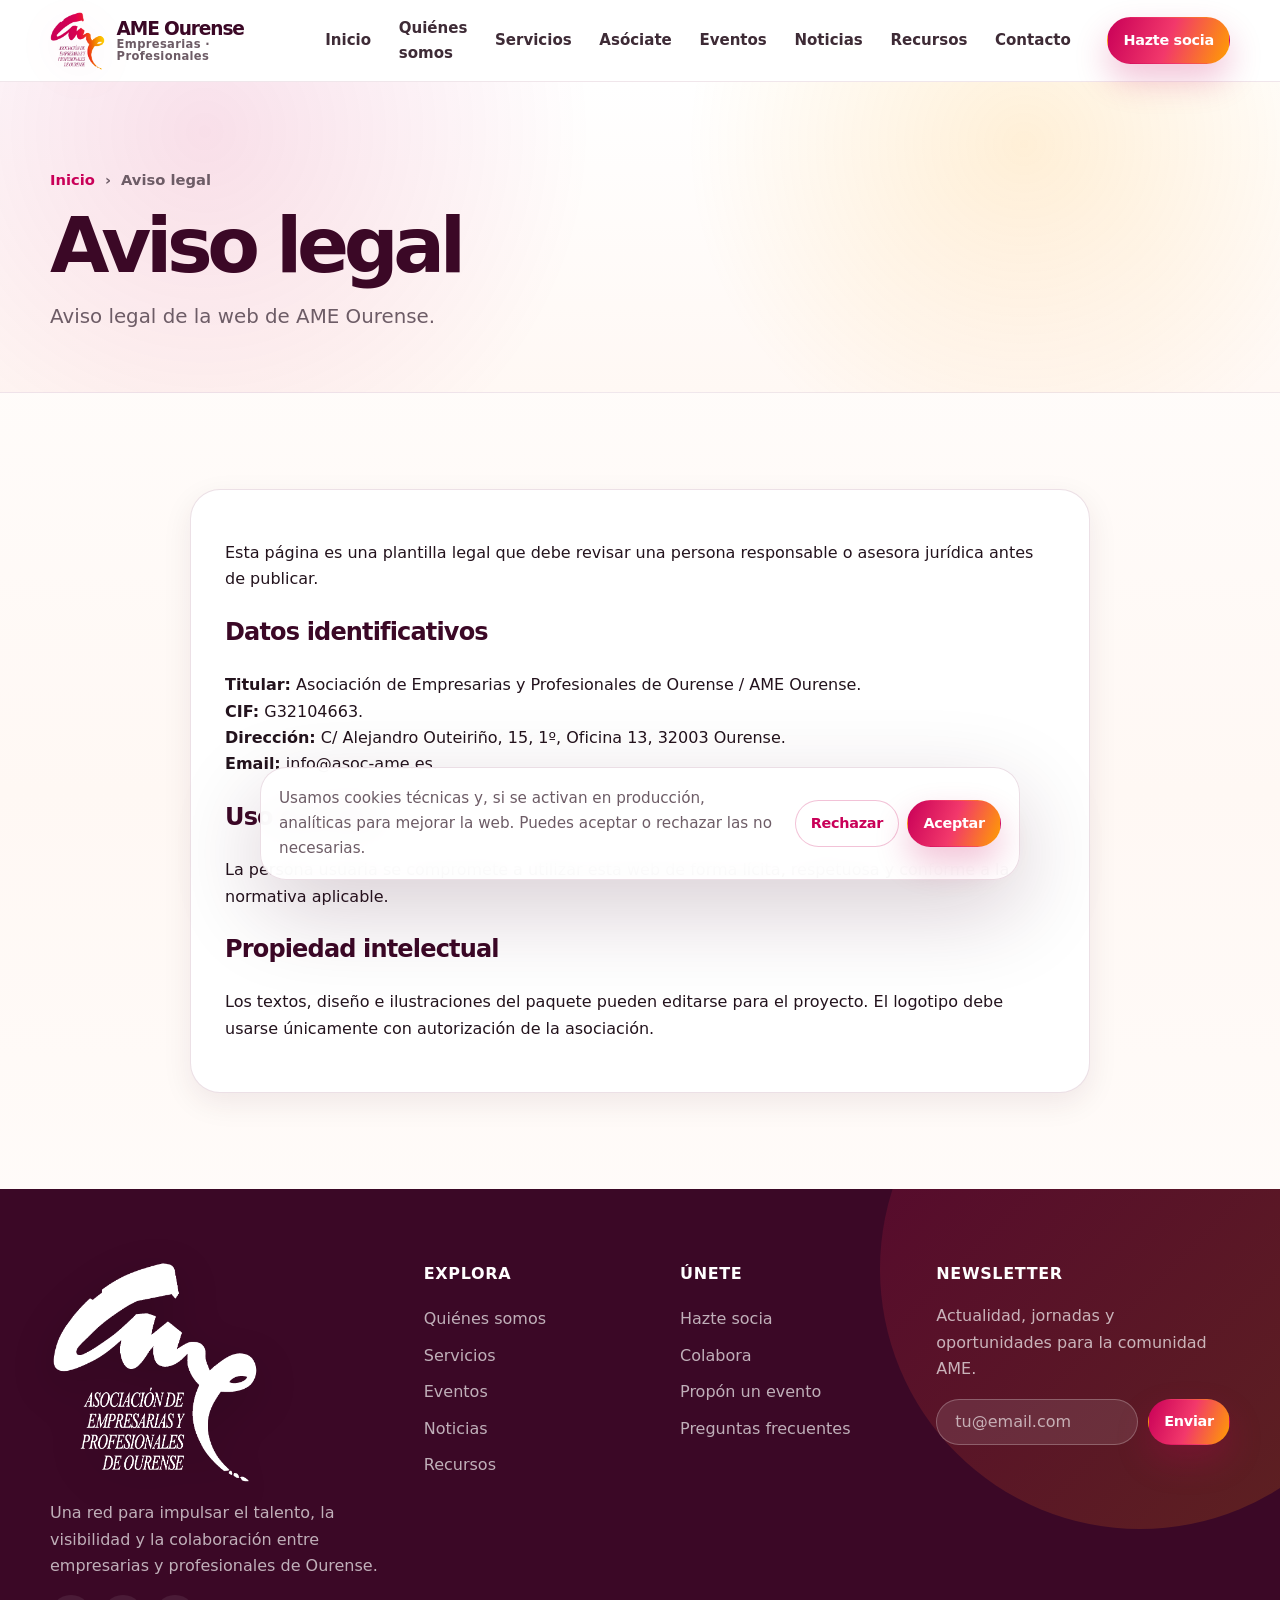
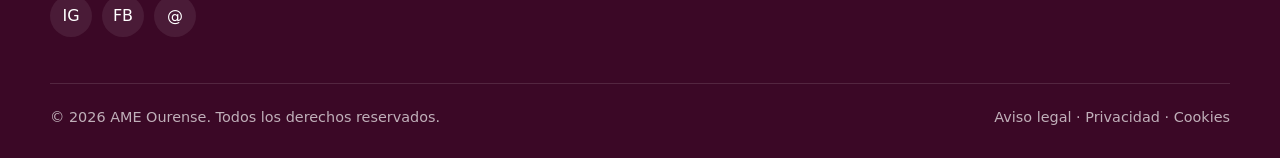
<file: aviso-legal.html>
<!doctype html>
<html lang="es">
<head>
  <meta charset="utf-8">
  <meta name="viewport" content="width=device-width, initial-scale=1">
  <title>Aviso legal — AME Ourense</title>
  <meta name="description" content="Aviso legal de la web de AME Ourense.">
  <meta name="theme-color" content="#c90058">
  <meta name="robots" content="index, follow">
  <meta property="og:type" content="website">
  <meta property="og:locale" content="es_ES">
  <meta property="og:title" content="Aviso legal — AME Ourense">
  <meta property="og:description" content="Aviso legal de la web de AME Ourense.">
  <meta property="og:image" content="assets/img/og-ame.jpg">
  <meta name="twitter:card" content="summary_large_image">
  <link rel="icon" href="assets/icons/favicon.svg" type="image/svg+xml">
  <link rel="apple-touch-icon" href="assets/icons/apple-touch-icon.png">
  <link rel="manifest" href="site.webmanifest">
  <link rel="preload" href="assets/css/styles.css" as="style">
  <link rel="stylesheet" href="assets/css/styles.css">
  
</head>
<body data-page="legal">
  <a class="skip-link" href="#contenido">Saltar al contenido</a>
  <header class="site-header" aria-label="Cabecera principal">
    <div class="container nav-wrap">
      <a class="brand" href="index.html" aria-label="AME Ourense inicio">
        <img src="assets/img/logo-ame-transparent.png" alt="Logo AME Ourense">
        <span class="brand-text"><span class="brand-name">AME Ourense</span><span class="brand-kicker">Empresarias · Profesionales</span></span>
      </a>
      <nav class="main-nav" aria-label="Navegación principal">
        <a href="index.html" data-nav="inicio">Inicio</a>
<a href="sobre.html" data-nav="sobre">Quiénes somos</a>
<a href="servicios.html" data-nav="servicios">Servicios</a>
<a href="asociate.html" data-nav="asociate">Asóciate</a>
<a href="eventos.html" data-nav="eventos">Eventos</a>
<a href="noticias.html" data-nav="noticias">Noticias</a>
<a href="recursos.html" data-nav="recursos">Recursos</a>
<a href="contacto.html" data-nav="contacto">Contacto</a>
      </nav>
      <div class="nav-actions">
        <a class="btn btn-primary btn-small" href="asociate.html">Hazte socia</a>
        <button class="menu-toggle" aria-label="Abrir menú" aria-expanded="false"><span></span><span></span><span></span></button>
      </div>
    </div>
  </header>
  <main id="contenido">
    <section class="page-hero">
      <div class="container">
        <div class="breadcrumbs"><a href="index.html">Inicio</a><span>›</span><span>Aviso legal</span></div>
        <h1 class="page-title">Aviso legal</h1>
        <p class="page-intro">Aviso legal de la web de AME Ourense.</p>
      </div>
    </section><section class="section"><div class="container"><div class="legal-content reveal"><p>Esta página es una plantilla legal que debe revisar una persona responsable o asesora jurídica antes de publicar.</p><h2>Datos identificativos</h2><p><strong>Titular:</strong> Asociación de Empresarias y Profesionales de Ourense / AME Ourense.<br><strong>CIF:</strong> G32104663.<br><strong>Dirección:</strong> C/ Alejandro Outeiriño, 15, 1º, Oficina 13, 32003 Ourense.<br><strong>Email:</strong> info@asoc-ame.es.</p><h2>Uso del sitio</h2><p>La persona usuaria se compromete a utilizar esta web de forma lícita, respetuosa y conforme a la normativa aplicable.</p><h2>Propiedad intelectual</h2><p>Los textos, diseño e ilustraciones del paquete pueden editarse para el proyecto. El logotipo debe usarse únicamente con autorización de la asociación.</p></div></div></section>
  </main>
  <footer class="site-footer">
    <div class="container footer-grid">
      <div class="footer-col">
        <img src="assets/img/logo-ame-white.png" class="footer-logo" alt="AME Ourense en blanco">
        <p>Una red para impulsar el talento, la visibilidad y la colaboración entre empresarias y profesionales de Ourense.</p>
        <div class="socials" aria-label="Redes sociales">
          <a href="https://www.instagram.com/ameourense/" aria-label="Instagram" target="_blank" rel="noopener">IG</a>
          <a href="https://www.facebook.com/AsociacionMujeresEmpresariasyProfesionalesOurense/" aria-label="Facebook" target="_blank" rel="noopener">FB</a>
          <a href="contacto.html" aria-label="Contacto por email">@</a>
        </div>
      </div>
      <div class="footer-col"><h3>Explora</h3>
        <a href="sobre.html">Quiénes somos</a><a href="servicios.html">Servicios</a><a href="eventos.html">Eventos</a><a href="noticias.html">Noticias</a><a href="recursos.html">Recursos</a>
      </div>
      <div class="footer-col"><h3>Únete</h3>
        <a href="asociate.html">Hazte socia</a><a href="contacto.html">Colabora</a><a href="contacto.html">Propón un evento</a><a href="recursos.html#faq">Preguntas frecuentes</a>
      </div>
      <div class="footer-col"><h3>Newsletter</h3>
        <p>Actualidad, jornadas y oportunidades para la comunidad AME.</p>
        <form class="newsletter" data-newsletter>
          <input type="email" placeholder="tu@email.com" aria-label="Email para newsletter" required>
          <button class="btn btn-primary btn-small" type="submit">Enviar</button>
        </form>
      </div>
    </div>
    <div class="container footer-bottom">
      <span>© <span id="year">2026</span> AME Ourense. Todos los derechos reservados.</span>
      <span><a href="aviso-legal.html">Aviso legal</a> · <a href="privacidad.html">Privacidad</a> · <a href="cookies.html">Cookies</a></span>
    </div>
  </footer>
  <div class="cookie-banner" role="dialog" aria-label="Aviso de cookies">
    <p>Usamos cookies técnicas y, si se activan en producción, analíticas para mejorar la web. Puedes aceptar o rechazar las no necesarias.</p>
    <div class="cookie-actions"><button class="btn btn-outline btn-small" data-cookie-choice="reject">Rechazar</button><button class="btn btn-primary btn-small" data-cookie-choice="accept">Aceptar</button></div>
  </div>
  <script src="assets/js/main.js" defer></script>
</body>
</html>
</file>
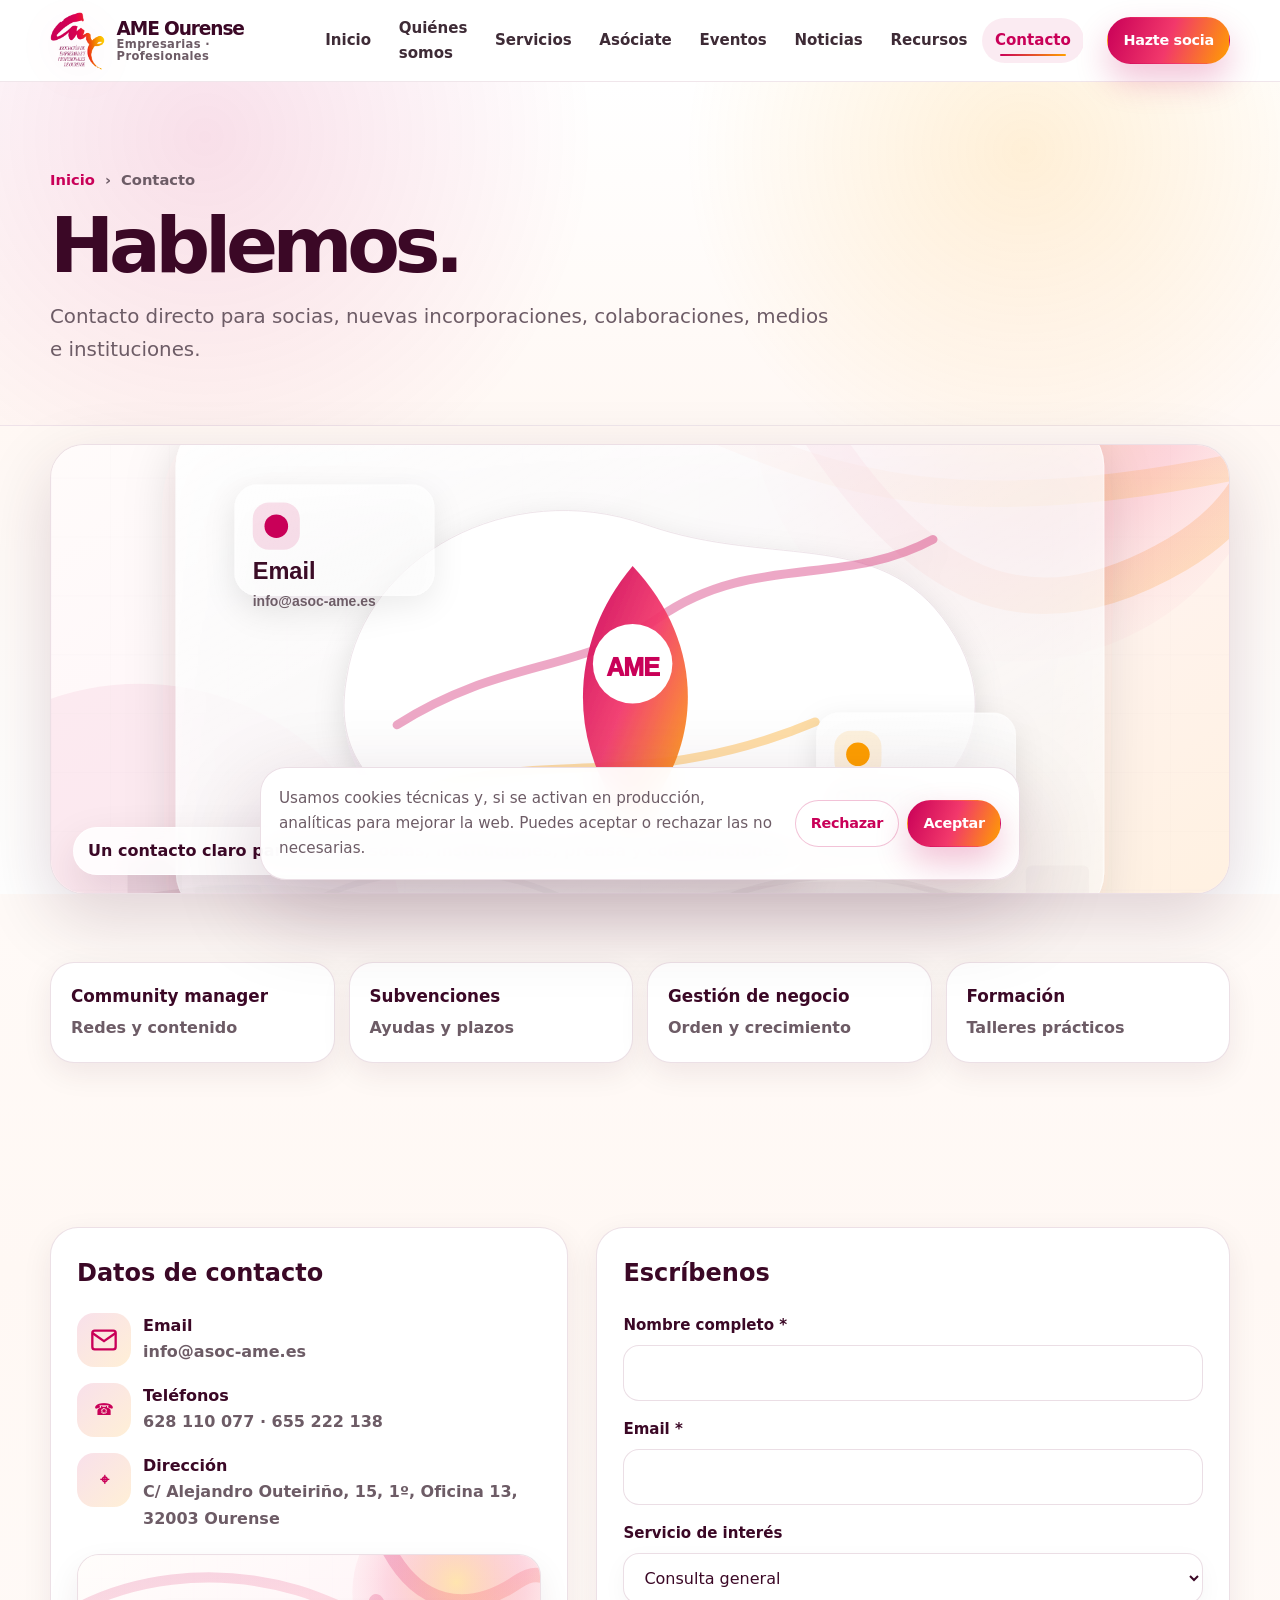
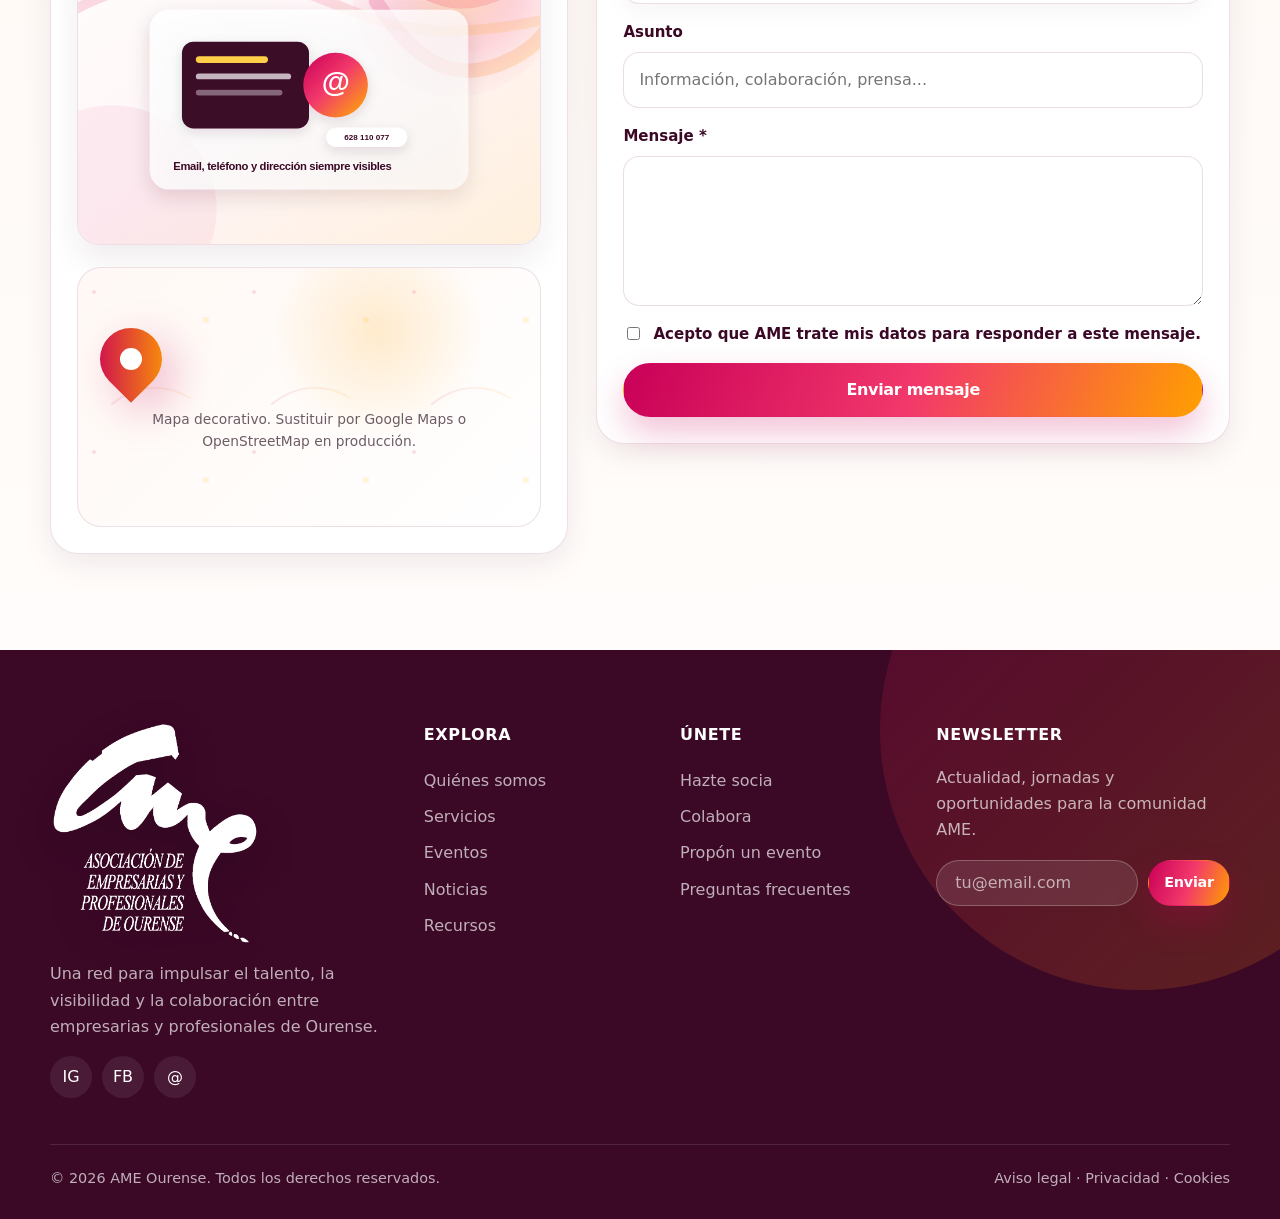
<file: contacto.html>
<!doctype html>
<html lang="es">
<head>
  <meta charset="utf-8">
  <meta name="viewport" content="width=device-width, initial-scale=1">
  <title>Contacto — AME Ourense</title>
  <meta name="description" content="Datos de contacto, dirección y formulario para contactar con AME Ourense.">
  <meta name="theme-color" content="#c90058">
  <meta name="robots" content="index, follow">
  <meta property="og:type" content="website">
  <meta property="og:locale" content="es_ES">
  <meta property="og:title" content="Contacto — AME Ourense">
  <meta property="og:description" content="Datos de contacto, dirección y formulario para contactar con AME Ourense.">
  <meta property="og:image" content="assets/img/og-ame.jpg">
  <meta name="twitter:card" content="summary_large_image">
  <link rel="icon" href="assets/icons/favicon.svg" type="image/svg+xml">
  <link rel="apple-touch-icon" href="assets/icons/apple-touch-icon.png">
  <link rel="manifest" href="site.webmanifest">
  <link rel="preload" href="assets/css/styles.css" as="style">
  <link rel="stylesheet" href="assets/css/styles.css">
  
</head>
<body data-page="contacto">
  <a class="skip-link" href="#contenido">Saltar al contenido</a>
  <header class="site-header" aria-label="Cabecera principal">
    <div class="container nav-wrap">
      <a class="brand" href="index.html" aria-label="AME Ourense inicio">
        <img src="assets/img/logo-ame-transparent.png" alt="Logo AME Ourense">
        <span class="brand-text"><span class="brand-name">AME Ourense</span><span class="brand-kicker">Empresarias · Profesionales</span></span>
      </a>
      <nav class="main-nav" aria-label="Navegación principal">
        <a href="index.html" data-nav="inicio">Inicio</a>
<a href="sobre.html" data-nav="sobre">Quiénes somos</a>
<a href="servicios.html" data-nav="servicios">Servicios</a>
<a href="asociate.html" data-nav="asociate">Asóciate</a>
<a href="eventos.html" data-nav="eventos">Eventos</a>
<a href="noticias.html" data-nav="noticias">Noticias</a>
<a href="recursos.html" data-nav="recursos">Recursos</a>
<a href="contacto.html" data-nav="contacto">Contacto</a>
      </nav>
      <div class="nav-actions">
        <a class="btn btn-primary btn-small" href="asociate.html">Hazte socia</a>
        <button class="menu-toggle" aria-label="Abrir menú" aria-expanded="false"><span></span><span></span><span></span></button>
      </div>
    </div>
  </header>
  <main id="contenido">
    <section class="page-hero">
      <div class="container">
        <div class="breadcrumbs"><a href="index.html">Inicio</a><span>›</span><span>Contacto</span></div>
        <h1 class="page-title">Hablemos.</h1>
        <p class="page-intro">Contacto directo para socias, nuevas incorporaciones, colaboraciones, medios e instituciones.</p>
      </div>
    </section>

<section class="page-visual-strip">
  <div class="container">
    <figure class="page-visual-card reveal">
      <img src="assets/img/visuals/contact-ourense.svg" alt="Un contacto claro para nuevas socias, instituciones, prensa y colaboraciones." loading="eager">
      <figcaption>Un contacto claro para nuevas socias, instituciones, prensa y colaboraciones.</figcaption>
    </figure>
  </div>
</section>

    <section class="section section-tight services-contact-strip">
      <div class="container">
        <div class="mini-services reveal">
          <a href="servicios.html#community-manager"><strong>Community manager</strong><span>Redes y contenido</span></a>
          <a href="servicios.html#subvenciones"><strong>Subvenciones</strong><span>Ayudas y plazos</span></a>
          <a href="servicios.html#gestion-negocio"><strong>Gestión de negocio</strong><span>Orden y crecimiento</span></a>
          <a href="servicios.html#formacion"><strong>Formación</strong><span>Talleres prácticos</span></a>
        </div>
      </div>
    </section>
    <section class="section">
      <div class="container contact-grid">
        <aside class="contact-card reveal">
          <h2 style="margin-top:0;color:var(--ame-plum)">Datos de contacto</h2>
          <ul class="contact-list">
            <li><div class="card-icon" style="margin:0;flex:0 0 54px"><svg viewBox="0 0 24 24" fill="none" stroke="currentColor" stroke-width="2"><path d="M4 4h16c1.1 0 2 .9 2 2v12c0 1.1-.9 2-2 2H4c-1.1 0-2-.9-2-2V6c0-1.1.9-2 2-2Z"/><path d="m22 6-10 7L2 6"/></svg></div><div><b>Email</b><a href="mailto:info@asoc-ame.es">info@asoc-ame.es</a></div></li>
            <li><div class="card-icon" style="margin:0;flex:0 0 54px">☎</div><div><b>Teléfonos</b><a href="tel:+34628110077">628 110 077</a> · <a href="tel:+34655222138">655 222 138</a></div></li>
            <li><div class="card-icon" style="margin:0;flex:0 0 54px">⌖</div><div><b>Dirección</b>C/ Alejandro Outeiriño, 15, 1º, Oficina 13, 32003 Ourense</div></li>
          </ul>
          <img class="contact-side-visual" src="assets/img/visuals/contact-card.svg" alt="Tarjeta visual con email, teléfono y dirección de AME Ourense" loading="lazy"><div class="map-card" style="margin-top:22px"><div><div class="pin"></div><p class="tiny" style="position:relative;z-index:1;margin-top:18px">Mapa decorativo. Sustituir por Google Maps o OpenStreetMap en producción.</p></div></div>
        </aside>
        <div class="contact-card reveal">
          <h2 style="margin-top:0;color:var(--ame-plum)">Escríbenos</h2>
          <form class="form" data-mail-form data-subject="Contacto desde la web AME Ourense" data-to="info@asoc-ame.es">
            <div class="field"><label for="cnombre">Nombre completo *</label><input id="cnombre" name="Nombre" required autocomplete="name"></div>
            <div class="field"><label for="cemail">Email *</label><input id="cemail" type="email" name="Email" required autocomplete="email"></div>
            <div class="field"><label for="cservicio">Servicio de interés</label><select id="cservicio" name="Servicio"><option value="Consulta general">Consulta general</option><option>Community manager</option><option>Subvenciones</option><option>Gestión de negocio</option><option>Formación</option><option>Asociarme a AME</option><option>Colaboración institucional</option></select></div>
            <div class="field"><label for="casunto">Asunto</label><input id="casunto" name="asunto" placeholder="Información, colaboración, prensa..."></div>
            <div class="field"><label for="cmensaje">Mensaje *</label><textarea id="cmensaje" name="Mensaje" required></textarea></div>
            <div class="consent"><input id="cconsent" type="checkbox" name="consent" required><label for="cconsent">Acepto que AME trate mis datos para responder a este mensaje.</label></div>
            <div class="form-note" aria-live="polite"></div><button class="btn btn-primary" type="submit">Enviar mensaje</button>
          </form>
        </div>
      </div>
    </section>

  </main>
  <footer class="site-footer">
    <div class="container footer-grid">
      <div class="footer-col">
        <img src="assets/img/logo-ame-white.png" class="footer-logo" alt="AME Ourense en blanco">
        <p>Una red para impulsar el talento, la visibilidad y la colaboración entre empresarias y profesionales de Ourense.</p>
        <div class="socials" aria-label="Redes sociales">
          <a href="https://www.instagram.com/ameourense/" aria-label="Instagram" target="_blank" rel="noopener">IG</a>
          <a href="https://www.facebook.com/AsociacionMujeresEmpresariasyProfesionalesOurense/" aria-label="Facebook" target="_blank" rel="noopener">FB</a>
          <a href="contacto.html" aria-label="Contacto por email">@</a>
        </div>
      </div>
      <div class="footer-col"><h3>Explora</h3>
        <a href="sobre.html">Quiénes somos</a><a href="servicios.html">Servicios</a><a href="eventos.html">Eventos</a><a href="noticias.html">Noticias</a><a href="recursos.html">Recursos</a>
      </div>
      <div class="footer-col"><h3>Únete</h3>
        <a href="asociate.html">Hazte socia</a><a href="contacto.html">Colabora</a><a href="contacto.html">Propón un evento</a><a href="recursos.html#faq">Preguntas frecuentes</a>
      </div>
      <div class="footer-col"><h3>Newsletter</h3>
        <p>Actualidad, jornadas y oportunidades para la comunidad AME.</p>
        <form class="newsletter" data-newsletter>
          <input type="email" placeholder="tu@email.com" aria-label="Email para newsletter" required>
          <button class="btn btn-primary btn-small" type="submit">Enviar</button>
        </form>
      </div>
    </div>
    <div class="container footer-bottom">
      <span>© <span id="year">2026</span> AME Ourense. Todos los derechos reservados.</span>
      <span><a href="aviso-legal.html">Aviso legal</a> · <a href="privacidad.html">Privacidad</a> · <a href="cookies.html">Cookies</a></span>
    </div>
  </footer>
  <div class="cookie-banner" role="dialog" aria-label="Aviso de cookies">
    <p>Usamos cookies técnicas y, si se activan en producción, analíticas para mejorar la web. Puedes aceptar o rechazar las no necesarias.</p>
    <div class="cookie-actions"><button class="btn btn-outline btn-small" data-cookie-choice="reject">Rechazar</button><button class="btn btn-primary btn-small" data-cookie-choice="accept">Aceptar</button></div>
  </div>
  <script src="assets/js/main.js" defer></script>
</body>
</html>
</file>
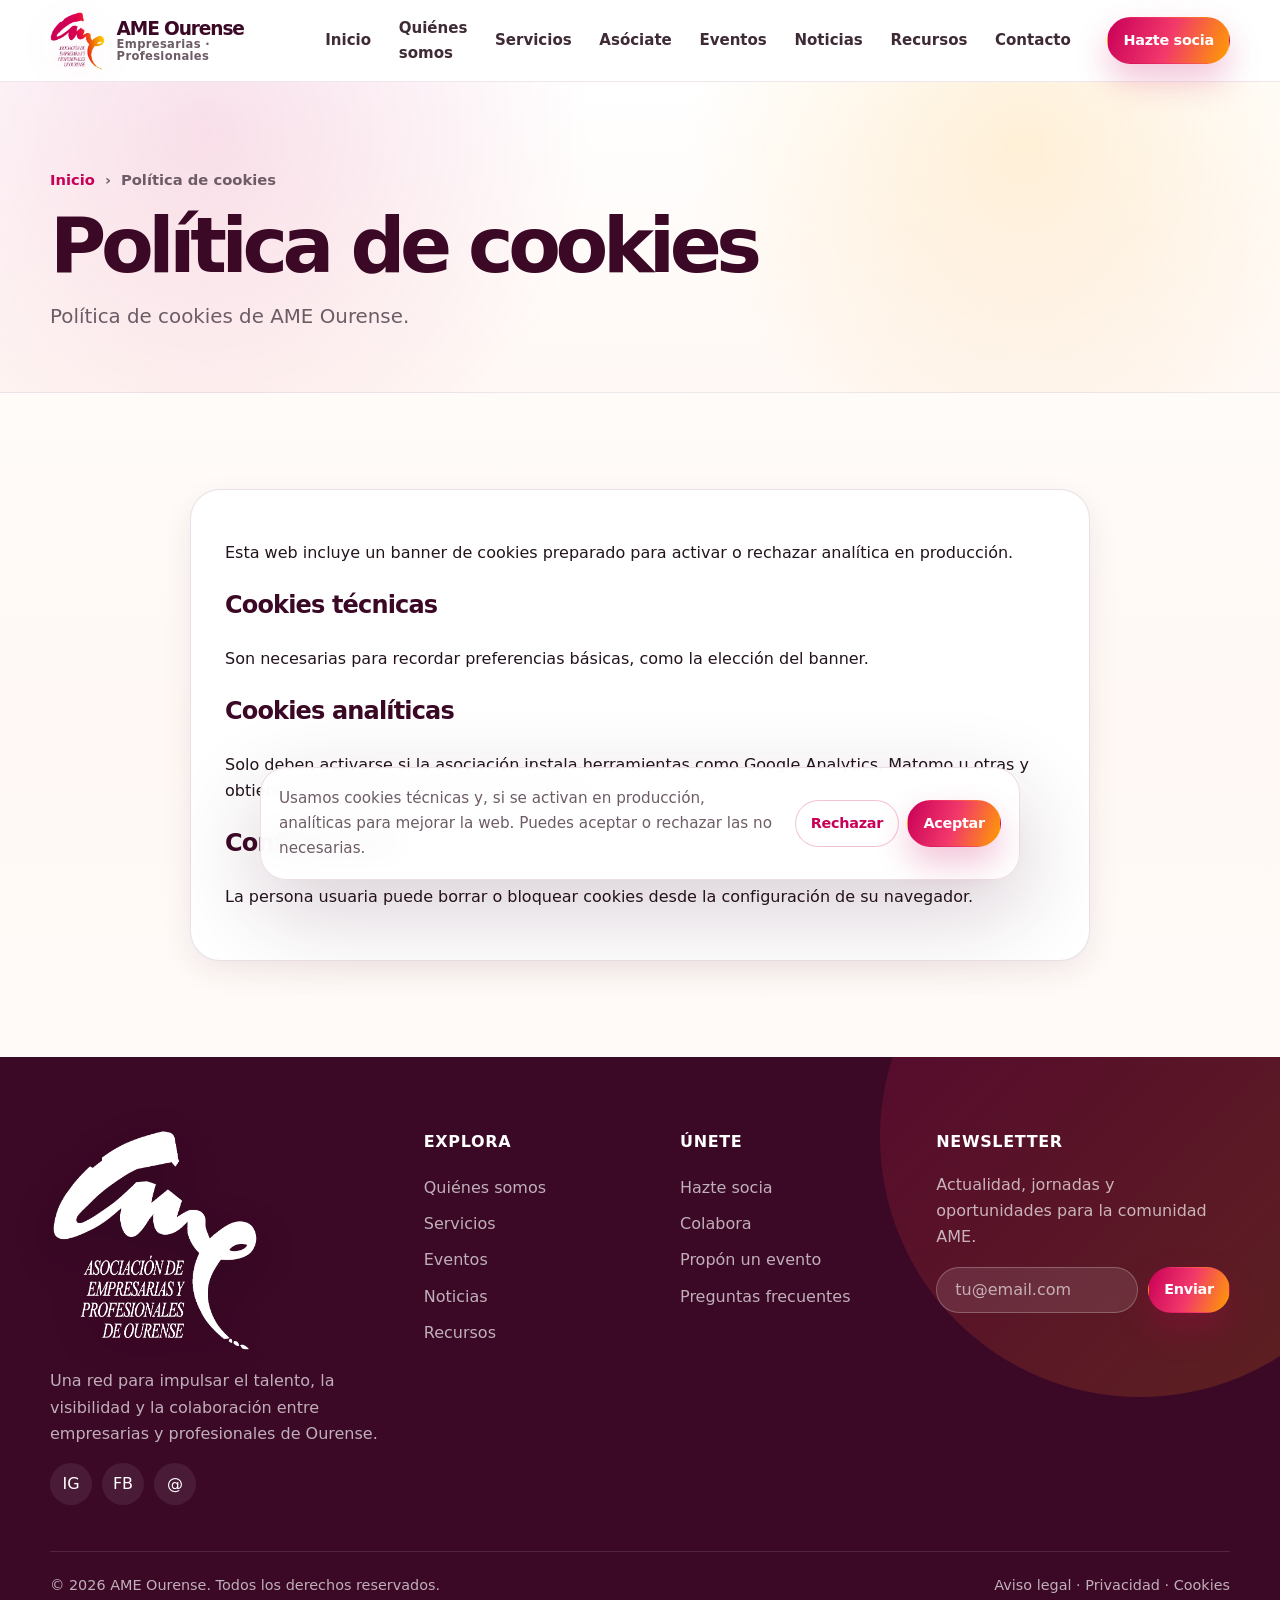
<file: cookies.html>
<!doctype html>
<html lang="es">
<head>
  <meta charset="utf-8">
  <meta name="viewport" content="width=device-width, initial-scale=1">
  <title>Cookies — AME Ourense</title>
  <meta name="description" content="Política de cookies de AME Ourense.">
  <meta name="theme-color" content="#c90058">
  <meta name="robots" content="index, follow">
  <meta property="og:type" content="website">
  <meta property="og:locale" content="es_ES">
  <meta property="og:title" content="Cookies — AME Ourense">
  <meta property="og:description" content="Política de cookies de AME Ourense.">
  <meta property="og:image" content="assets/img/og-ame.jpg">
  <meta name="twitter:card" content="summary_large_image">
  <link rel="icon" href="assets/icons/favicon.svg" type="image/svg+xml">
  <link rel="apple-touch-icon" href="assets/icons/apple-touch-icon.png">
  <link rel="manifest" href="site.webmanifest">
  <link rel="preload" href="assets/css/styles.css" as="style">
  <link rel="stylesheet" href="assets/css/styles.css">
  
</head>
<body data-page="legal">
  <a class="skip-link" href="#contenido">Saltar al contenido</a>
  <header class="site-header" aria-label="Cabecera principal">
    <div class="container nav-wrap">
      <a class="brand" href="index.html" aria-label="AME Ourense inicio">
        <img src="assets/img/logo-ame-transparent.png" alt="Logo AME Ourense">
        <span class="brand-text"><span class="brand-name">AME Ourense</span><span class="brand-kicker">Empresarias · Profesionales</span></span>
      </a>
      <nav class="main-nav" aria-label="Navegación principal">
        <a href="index.html" data-nav="inicio">Inicio</a>
<a href="sobre.html" data-nav="sobre">Quiénes somos</a>
<a href="servicios.html" data-nav="servicios">Servicios</a>
<a href="asociate.html" data-nav="asociate">Asóciate</a>
<a href="eventos.html" data-nav="eventos">Eventos</a>
<a href="noticias.html" data-nav="noticias">Noticias</a>
<a href="recursos.html" data-nav="recursos">Recursos</a>
<a href="contacto.html" data-nav="contacto">Contacto</a>
      </nav>
      <div class="nav-actions">
        <a class="btn btn-primary btn-small" href="asociate.html">Hazte socia</a>
        <button class="menu-toggle" aria-label="Abrir menú" aria-expanded="false"><span></span><span></span><span></span></button>
      </div>
    </div>
  </header>
  <main id="contenido">
    <section class="page-hero">
      <div class="container">
        <div class="breadcrumbs"><a href="index.html">Inicio</a><span>›</span><span>Política de cookies</span></div>
        <h1 class="page-title">Política de cookies</h1>
        <p class="page-intro">Política de cookies de AME Ourense.</p>
      </div>
    </section><section class="section"><div class="container"><div class="legal-content reveal"><p>Esta web incluye un banner de cookies preparado para activar o rechazar analítica en producción.</p><h2>Cookies técnicas</h2><p>Son necesarias para recordar preferencias básicas, como la elección del banner.</p><h2>Cookies analíticas</h2><p>Solo deben activarse si la asociación instala herramientas como Google Analytics, Matomo u otras y obtiene consentimiento cuando sea necesario.</p><h2>Configuración</h2><p>La persona usuaria puede borrar o bloquear cookies desde la configuración de su navegador.</p></div></div></section>
  </main>
  <footer class="site-footer">
    <div class="container footer-grid">
      <div class="footer-col">
        <img src="assets/img/logo-ame-white.png" class="footer-logo" alt="AME Ourense en blanco">
        <p>Una red para impulsar el talento, la visibilidad y la colaboración entre empresarias y profesionales de Ourense.</p>
        <div class="socials" aria-label="Redes sociales">
          <a href="https://www.instagram.com/ameourense/" aria-label="Instagram" target="_blank" rel="noopener">IG</a>
          <a href="https://www.facebook.com/AsociacionMujeresEmpresariasyProfesionalesOurense/" aria-label="Facebook" target="_blank" rel="noopener">FB</a>
          <a href="contacto.html" aria-label="Contacto por email">@</a>
        </div>
      </div>
      <div class="footer-col"><h3>Explora</h3>
        <a href="sobre.html">Quiénes somos</a><a href="servicios.html">Servicios</a><a href="eventos.html">Eventos</a><a href="noticias.html">Noticias</a><a href="recursos.html">Recursos</a>
      </div>
      <div class="footer-col"><h3>Únete</h3>
        <a href="asociate.html">Hazte socia</a><a href="contacto.html">Colabora</a><a href="contacto.html">Propón un evento</a><a href="recursos.html#faq">Preguntas frecuentes</a>
      </div>
      <div class="footer-col"><h3>Newsletter</h3>
        <p>Actualidad, jornadas y oportunidades para la comunidad AME.</p>
        <form class="newsletter" data-newsletter>
          <input type="email" placeholder="tu@email.com" aria-label="Email para newsletter" required>
          <button class="btn btn-primary btn-small" type="submit">Enviar</button>
        </form>
      </div>
    </div>
    <div class="container footer-bottom">
      <span>© <span id="year">2026</span> AME Ourense. Todos los derechos reservados.</span>
      <span><a href="aviso-legal.html">Aviso legal</a> · <a href="privacidad.html">Privacidad</a> · <a href="cookies.html">Cookies</a></span>
    </div>
  </footer>
  <div class="cookie-banner" role="dialog" aria-label="Aviso de cookies">
    <p>Usamos cookies técnicas y, si se activan en producción, analíticas para mejorar la web. Puedes aceptar o rechazar las no necesarias.</p>
    <div class="cookie-actions"><button class="btn btn-outline btn-small" data-cookie-choice="reject">Rechazar</button><button class="btn btn-primary btn-small" data-cookie-choice="accept">Aceptar</button></div>
  </div>
  <script src="assets/js/main.js" defer></script>
</body>
</html>
</file>
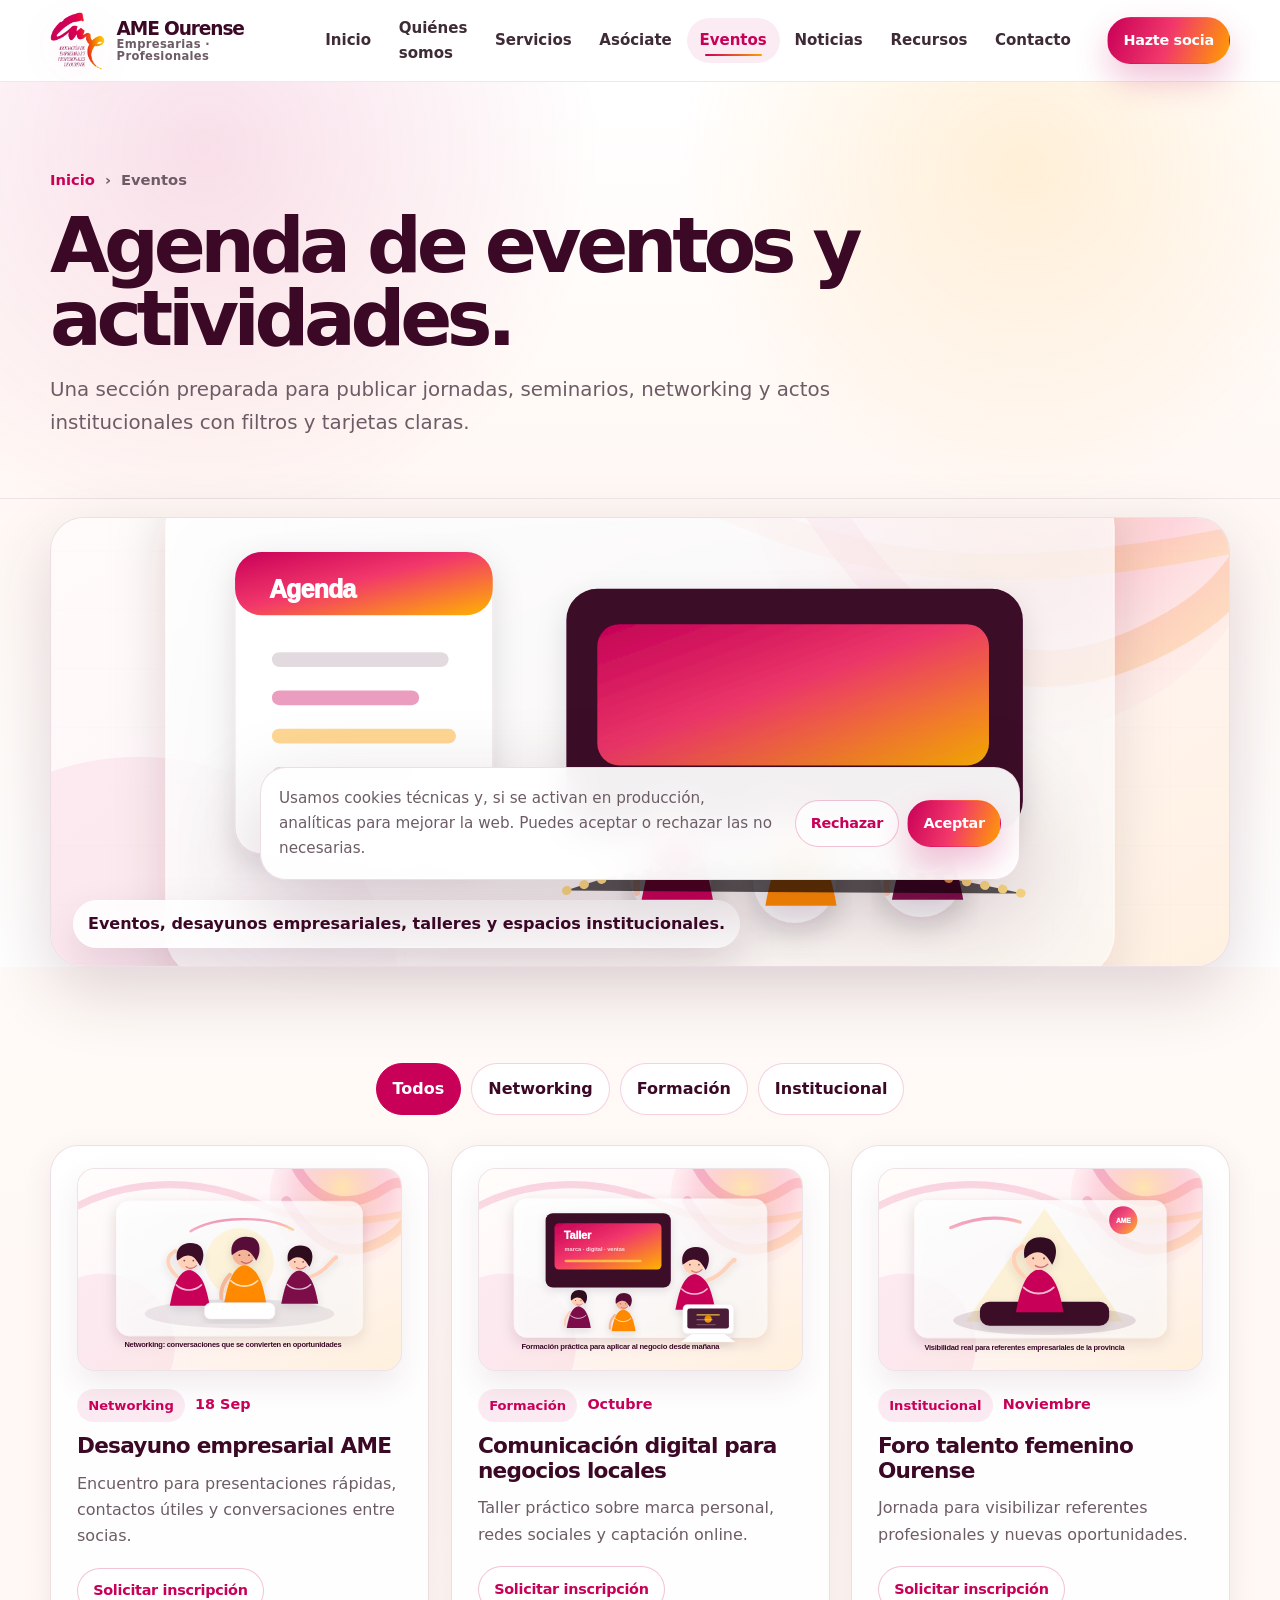
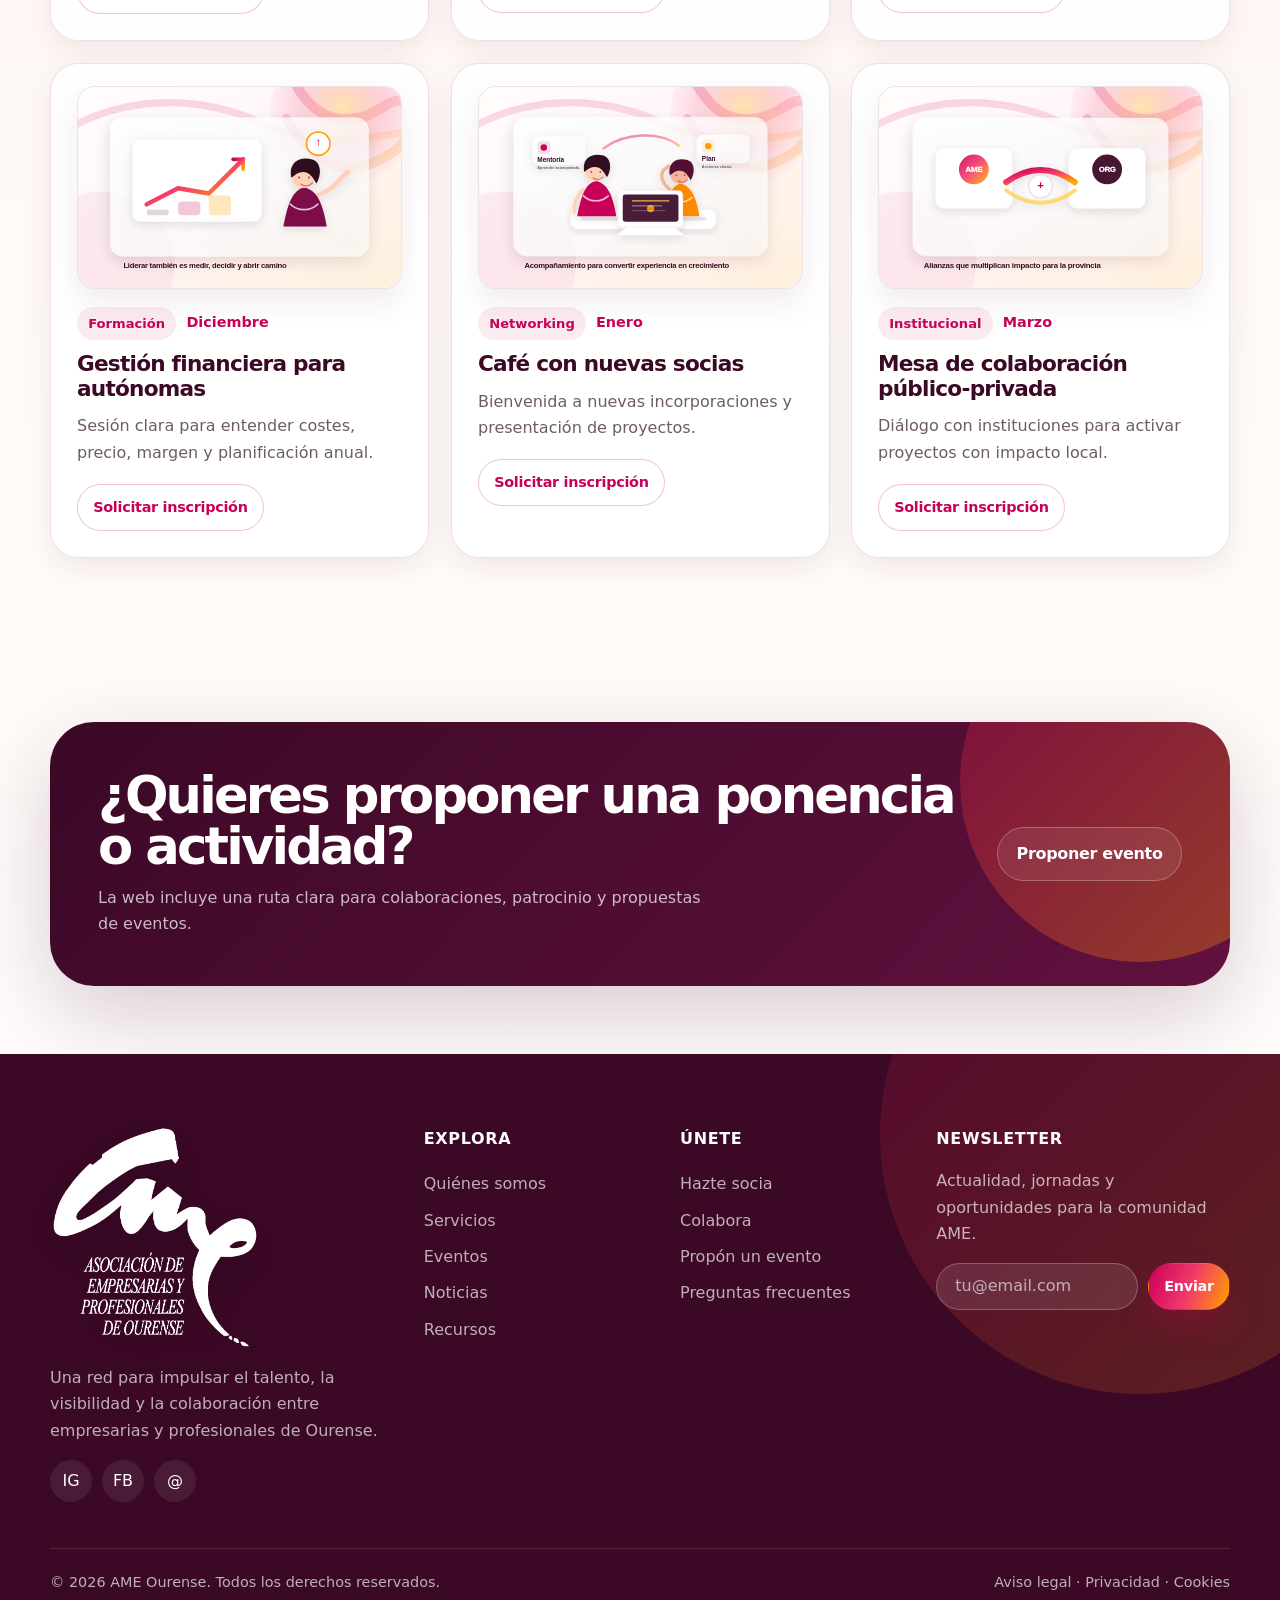
<file: eventos.html>
<!doctype html>
<html lang="es">
<head>
  <meta charset="utf-8">
  <meta name="viewport" content="width=device-width, initial-scale=1">
  <title>Eventos — AME Ourense</title>
  <meta name="description" content="Agenda de actividades, jornadas de formación y encuentros de networking de AME Ourense.">
  <meta name="theme-color" content="#c90058">
  <meta name="robots" content="index, follow">
  <meta property="og:type" content="website">
  <meta property="og:locale" content="es_ES">
  <meta property="og:title" content="Eventos — AME Ourense">
  <meta property="og:description" content="Agenda de actividades, jornadas de formación y encuentros de networking de AME Ourense.">
  <meta property="og:image" content="assets/img/og-ame.jpg">
  <meta name="twitter:card" content="summary_large_image">
  <link rel="icon" href="assets/icons/favicon.svg" type="image/svg+xml">
  <link rel="apple-touch-icon" href="assets/icons/apple-touch-icon.png">
  <link rel="manifest" href="site.webmanifest">
  <link rel="preload" href="assets/css/styles.css" as="style">
  <link rel="stylesheet" href="assets/css/styles.css">
  
</head>
<body data-page="eventos">
  <a class="skip-link" href="#contenido">Saltar al contenido</a>
  <header class="site-header" aria-label="Cabecera principal">
    <div class="container nav-wrap">
      <a class="brand" href="index.html" aria-label="AME Ourense inicio">
        <img src="assets/img/logo-ame-transparent.png" alt="Logo AME Ourense">
        <span class="brand-text"><span class="brand-name">AME Ourense</span><span class="brand-kicker">Empresarias · Profesionales</span></span>
      </a>
      <nav class="main-nav" aria-label="Navegación principal">
        <a href="index.html" data-nav="inicio">Inicio</a>
<a href="sobre.html" data-nav="sobre">Quiénes somos</a>
<a href="servicios.html" data-nav="servicios">Servicios</a>
<a href="asociate.html" data-nav="asociate">Asóciate</a>
<a href="eventos.html" data-nav="eventos">Eventos</a>
<a href="noticias.html" data-nav="noticias">Noticias</a>
<a href="recursos.html" data-nav="recursos">Recursos</a>
<a href="contacto.html" data-nav="contacto">Contacto</a>
      </nav>
      <div class="nav-actions">
        <a class="btn btn-primary btn-small" href="asociate.html">Hazte socia</a>
        <button class="menu-toggle" aria-label="Abrir menú" aria-expanded="false"><span></span><span></span><span></span></button>
      </div>
    </div>
  </header>
  <main id="contenido">
    <section class="page-hero">
      <div class="container">
        <div class="breadcrumbs"><a href="index.html">Inicio</a><span>›</span><span>Eventos</span></div>
        <h1 class="page-title">Agenda de eventos y actividades.</h1>
        <p class="page-intro">Una sección preparada para publicar jornadas, seminarios, networking y actos institucionales con filtros y tarjetas claras.</p>
      </div>
    </section>

<section class="page-visual-strip">
  <div class="container">
    <figure class="page-visual-card reveal">
      <img src="assets/img/visuals/events-networking.svg" alt="Eventos, desayunos empresariales, talleres y espacios institucionales." loading="eager">
      <figcaption>Eventos, desayunos empresariales, talleres y espacios institucionales.</figcaption>
    </figure>
  </div>
</section>
    <section class="section">
      <div class="container">
        <div class="filter-bar" aria-label="Filtrar eventos">
          <button class="filter-btn active" data-filter="todos">Todos</button><button class="filter-btn" data-filter="networking">Networking</button><button class="filter-btn" data-filter="formacion">Formación</button><button class="filter-btn" data-filter="institucional">Institucional</button>
        </div>
        <div class="card-grid stagger"><article class="event-card reveal" data-category="networking" style="--i:0"><img class="card-media" src="assets/img/visuals/gallery-networking.svg" alt="Desayuno empresarial AME" loading="lazy"><div class="event-meta"><span class="pill">Networking</span><span>18 Sep</span></div><h3>Desayuno empresarial AME</h3><p>Encuentro para presentaciones rápidas, contactos útiles y conversaciones entre socias.</p><div style="margin-top:18px"><a class="btn btn-outline btn-small" href="contacto.html">Solicitar inscripción</a></div></article><article class="event-card reveal" data-category="formacion" style="--i:1"><img class="card-media" src="assets/img/visuals/gallery-training.svg" alt="Taller de comunicación digital" loading="lazy"><div class="event-meta"><span class="pill">Formación</span><span>Octubre</span></div><h3>Comunicación digital para negocios locales</h3><p>Taller práctico sobre marca personal, redes sociales y captación online.</p><div style="margin-top:18px"><a class="btn btn-outline btn-small" href="contacto.html">Solicitar inscripción</a></div></article><article class="event-card reveal" data-category="institucional" style="--i:2"><img class="card-media" src="assets/img/visuals/gallery-visibility.svg" alt="Foro talento femenino Ourense" loading="lazy"><div class="event-meta"><span class="pill">Institucional</span><span>Noviembre</span></div><h3>Foro talento femenino Ourense</h3><p>Jornada para visibilizar referentes profesionales y nuevas oportunidades.</p><div style="margin-top:18px"><a class="btn btn-outline btn-small" href="contacto.html">Solicitar inscripción</a></div></article><article class="event-card reveal" data-category="formacion" style="--i:3"><img class="card-media" src="assets/img/visuals/gallery-leadership.svg" alt="Gestión financiera para autónomas" loading="lazy"><div class="event-meta"><span class="pill">Formación</span><span>Diciembre</span></div><h3>Gestión financiera para autónomas</h3><p>Sesión clara para entender costes, precio, margen y planificación anual.</p><div style="margin-top:18px"><a class="btn btn-outline btn-small" href="contacto.html">Solicitar inscripción</a></div></article><article class="event-card reveal" data-category="networking" style="--i:4"><img class="card-media" src="assets/img/visuals/gallery-mentoring.svg" alt="Café con nuevas socias" loading="lazy"><div class="event-meta"><span class="pill">Networking</span><span>Enero</span></div><h3>Café con nuevas socias</h3><p>Bienvenida a nuevas incorporaciones y presentación de proyectos.</p><div style="margin-top:18px"><a class="btn btn-outline btn-small" href="contacto.html">Solicitar inscripción</a></div></article><article class="event-card reveal" data-category="institucional" style="--i:5"><img class="card-media" src="assets/img/visuals/gallery-partnership.svg" alt="Mesa de colaboración público-privada" loading="lazy"><div class="event-meta"><span class="pill">Institucional</span><span>Marzo</span></div><h3>Mesa de colaboración público-privada</h3><p>Diálogo con instituciones para activar proyectos con impacto local.</p><div style="margin-top:18px"><a class="btn btn-outline btn-small" href="contacto.html">Solicitar inscripción</a></div></article></div>
      </div>
    </section>
    <section class="section section-tight"><div class="container band reveal"><div class="band-content"><div><h2>¿Quieres proponer una ponencia o actividad?</h2><p>La web incluye una ruta clara para colaboraciones, patrocinio y propuestas de eventos.</p></div><a class="btn btn-outline" href="contacto.html">Proponer evento</a></div></div></section>

  </main>
  <footer class="site-footer">
    <div class="container footer-grid">
      <div class="footer-col">
        <img src="assets/img/logo-ame-white.png" class="footer-logo" alt="AME Ourense en blanco">
        <p>Una red para impulsar el talento, la visibilidad y la colaboración entre empresarias y profesionales de Ourense.</p>
        <div class="socials" aria-label="Redes sociales">
          <a href="https://www.instagram.com/ameourense/" aria-label="Instagram" target="_blank" rel="noopener">IG</a>
          <a href="https://www.facebook.com/AsociacionMujeresEmpresariasyProfesionalesOurense/" aria-label="Facebook" target="_blank" rel="noopener">FB</a>
          <a href="contacto.html" aria-label="Contacto por email">@</a>
        </div>
      </div>
      <div class="footer-col"><h3>Explora</h3>
        <a href="sobre.html">Quiénes somos</a><a href="servicios.html">Servicios</a><a href="eventos.html">Eventos</a><a href="noticias.html">Noticias</a><a href="recursos.html">Recursos</a>
      </div>
      <div class="footer-col"><h3>Únete</h3>
        <a href="asociate.html">Hazte socia</a><a href="contacto.html">Colabora</a><a href="contacto.html">Propón un evento</a><a href="recursos.html#faq">Preguntas frecuentes</a>
      </div>
      <div class="footer-col"><h3>Newsletter</h3>
        <p>Actualidad, jornadas y oportunidades para la comunidad AME.</p>
        <form class="newsletter" data-newsletter>
          <input type="email" placeholder="tu@email.com" aria-label="Email para newsletter" required>
          <button class="btn btn-primary btn-small" type="submit">Enviar</button>
        </form>
      </div>
    </div>
    <div class="container footer-bottom">
      <span>© <span id="year">2026</span> AME Ourense. Todos los derechos reservados.</span>
      <span><a href="aviso-legal.html">Aviso legal</a> · <a href="privacidad.html">Privacidad</a> · <a href="cookies.html">Cookies</a></span>
    </div>
  </footer>
  <div class="cookie-banner" role="dialog" aria-label="Aviso de cookies">
    <p>Usamos cookies técnicas y, si se activan en producción, analíticas para mejorar la web. Puedes aceptar o rechazar las no necesarias.</p>
    <div class="cookie-actions"><button class="btn btn-outline btn-small" data-cookie-choice="reject">Rechazar</button><button class="btn btn-primary btn-small" data-cookie-choice="accept">Aceptar</button></div>
  </div>
  <script src="assets/js/main.js" defer></script>
</body>
</html>
</file>
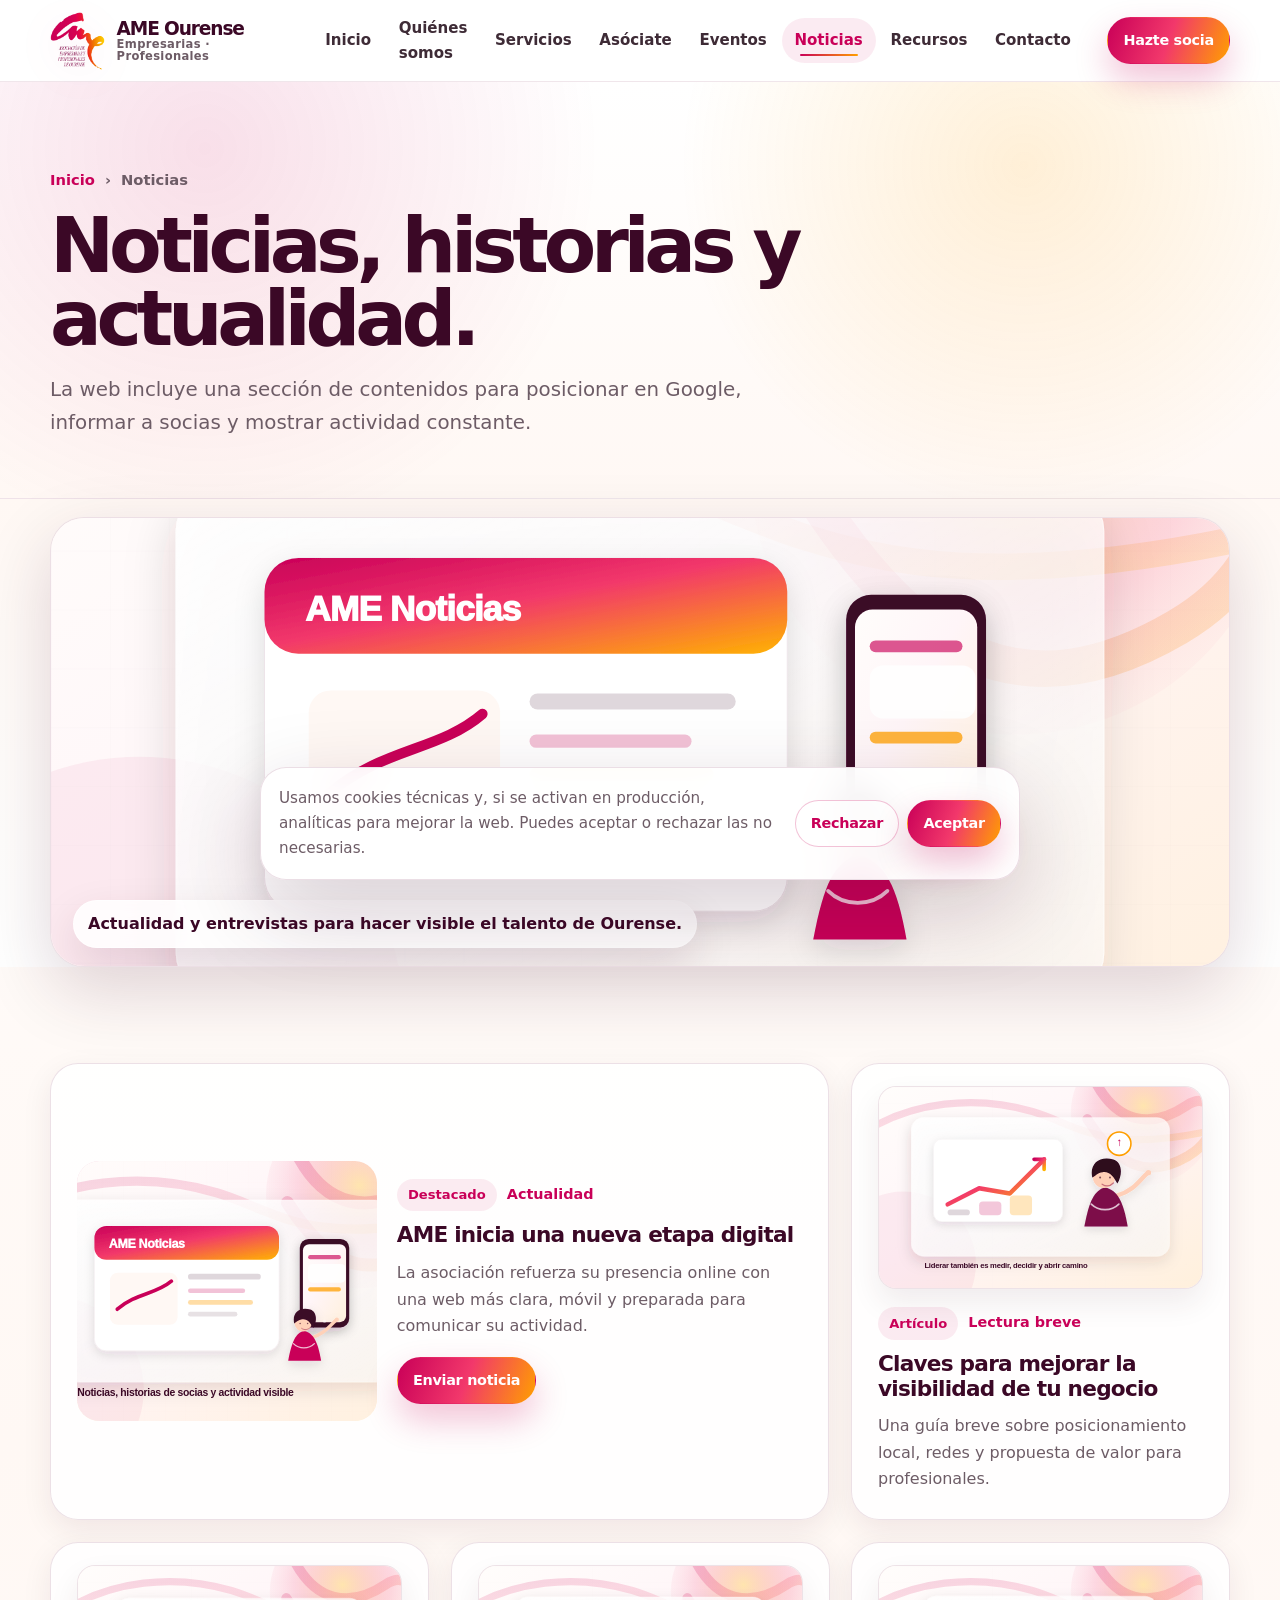
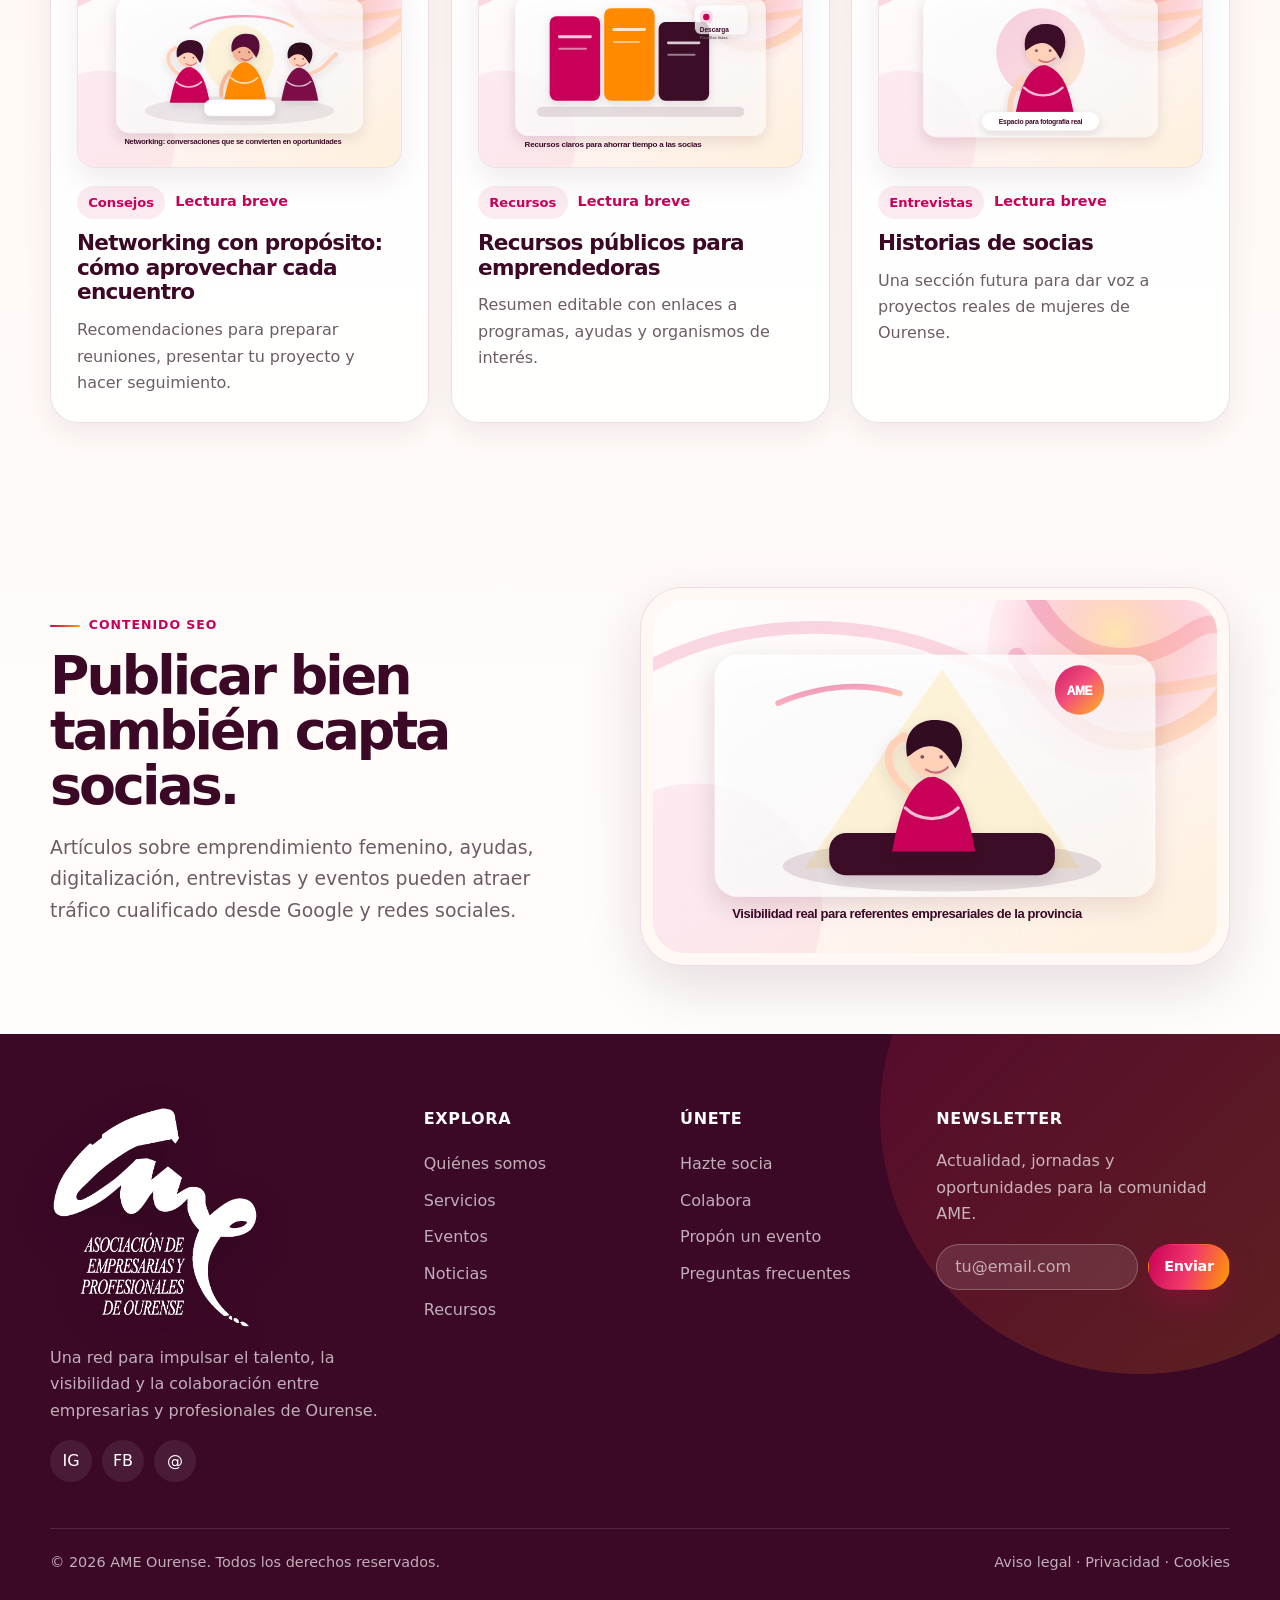
<file: noticias.html>
<!doctype html>
<html lang="es">
<head>
  <meta charset="utf-8">
  <meta name="viewport" content="width=device-width, initial-scale=1">
  <title>Noticias — AME Ourense</title>
  <meta name="description" content="Noticias, comunicados, historias de socias y contenidos sobre emprendimiento femenino en Ourense.">
  <meta name="theme-color" content="#c90058">
  <meta name="robots" content="index, follow">
  <meta property="og:type" content="website">
  <meta property="og:locale" content="es_ES">
  <meta property="og:title" content="Noticias — AME Ourense">
  <meta property="og:description" content="Noticias, comunicados, historias de socias y contenidos sobre emprendimiento femenino en Ourense.">
  <meta property="og:image" content="assets/img/og-ame.jpg">
  <meta name="twitter:card" content="summary_large_image">
  <link rel="icon" href="assets/icons/favicon.svg" type="image/svg+xml">
  <link rel="apple-touch-icon" href="assets/icons/apple-touch-icon.png">
  <link rel="manifest" href="site.webmanifest">
  <link rel="preload" href="assets/css/styles.css" as="style">
  <link rel="stylesheet" href="assets/css/styles.css">
  
</head>
<body data-page="noticias">
  <a class="skip-link" href="#contenido">Saltar al contenido</a>
  <header class="site-header" aria-label="Cabecera principal">
    <div class="container nav-wrap">
      <a class="brand" href="index.html" aria-label="AME Ourense inicio">
        <img src="assets/img/logo-ame-transparent.png" alt="Logo AME Ourense">
        <span class="brand-text"><span class="brand-name">AME Ourense</span><span class="brand-kicker">Empresarias · Profesionales</span></span>
      </a>
      <nav class="main-nav" aria-label="Navegación principal">
        <a href="index.html" data-nav="inicio">Inicio</a>
<a href="sobre.html" data-nav="sobre">Quiénes somos</a>
<a href="servicios.html" data-nav="servicios">Servicios</a>
<a href="asociate.html" data-nav="asociate">Asóciate</a>
<a href="eventos.html" data-nav="eventos">Eventos</a>
<a href="noticias.html" data-nav="noticias">Noticias</a>
<a href="recursos.html" data-nav="recursos">Recursos</a>
<a href="contacto.html" data-nav="contacto">Contacto</a>
      </nav>
      <div class="nav-actions">
        <a class="btn btn-primary btn-small" href="asociate.html">Hazte socia</a>
        <button class="menu-toggle" aria-label="Abrir menú" aria-expanded="false"><span></span><span></span><span></span></button>
      </div>
    </div>
  </header>
  <main id="contenido">
    <section class="page-hero">
      <div class="container">
        <div class="breadcrumbs"><a href="index.html">Inicio</a><span>›</span><span>Noticias</span></div>
        <h1 class="page-title">Noticias, historias y actualidad.</h1>
        <p class="page-intro">La web incluye una sección de contenidos para posicionar en Google, informar a socias y mostrar actividad constante.</p>
      </div>
    </section>

<section class="page-visual-strip">
  <div class="container">
    <figure class="page-visual-card reveal">
      <img src="assets/img/visuals/news-editorial.svg" alt="Actualidad y entrevistas para hacer visible el talento de Ourense." loading="eager">
      <figcaption>Actualidad y entrevistas para hacer visible el talento de Ourense.</figcaption>
    </figure>
  </div>
</section>
    <section class="section"><div class="container"><div class="card-grid stagger"><article class="news-card featured reveal" data-category="comunicado"><div class="news-visual"><img src="assets/img/visuals/news-editorial.svg" alt="Actualidad AME" loading="lazy"></div><div><div class="news-meta"><span class="pill">Destacado</span><span>Actualidad</span></div><h3>AME inicia una nueva etapa digital</h3><p>La asociación refuerza su presencia online con una web más clara, móvil y preparada para comunicar su actividad.</p><div style="margin-top:18px"><a class="btn btn-primary btn-small" href="contacto.html">Enviar noticia</a></div></div></article><article class="news-card reveal" data-category="artículo" style="--i:1"><img class="card-media noticia-visual-2" src="assets/img/visuals/gallery-leadership.svg" alt="Visibilidad de negocio" loading="lazy"><div class="news-meta"><span class="pill">Artículo</span><span>Lectura breve</span></div><h3>Claves para mejorar la visibilidad de tu negocio</h3><p>Una guía breve sobre posicionamiento local, redes y propuesta de valor para profesionales.</p></article><article class="news-card reveal" data-category="consejos" style="--i:2"><img class="card-media" src="assets/img/visuals/gallery-networking.svg" alt="Networking con propósito" loading="lazy"><div class="news-meta"><span class="pill">Consejos</span><span>Lectura breve</span></div><h3>Networking con propósito: cómo aprovechar cada encuentro</h3><p>Recomendaciones para preparar reuniones, presentar tu proyecto y hacer seguimiento.</p></article><article class="news-card reveal" data-category="recursos" style="--i:3"><img class="card-media" src="assets/img/visuals/resources-library.svg" alt="Recursos públicos para emprendedoras" loading="lazy"><div class="news-meta"><span class="pill">Recursos</span><span>Lectura breve</span></div><h3>Recursos públicos para emprendedoras</h3><p>Resumen editable con enlaces a programas, ayudas y organismos de interés.</p></article><article class="news-card reveal" data-category="entrevistas" style="--i:4"><img class="card-media" src="assets/img/visuals/member-spotlight-1.svg" alt="Historias de socias" loading="lazy"><div class="news-meta"><span class="pill">Entrevistas</span><span>Lectura breve</span></div><h3>Historias de socias</h3><p>Una sección futura para dar voz a proyectos reales de mujeres de Ourense.</p></article></div></div></section>
    <section class="section section-tight"><div class="container split"><div class="reveal"><span class="eyebrow">Contenido SEO</span><h2 class="section-title">Publicar bien también capta socias.</h2><p class="lead">Artículos sobre emprendimiento femenino, ayudas, digitalización, entrevistas y eventos pueden atraer tráfico cualificado desde Google y redes sociales.</p></div><div class="image-card reveal"><img src="assets/img/visuals/gallery-visibility.svg" alt="Ilustración editorial de noticias AME"></div></div></section>

  </main>
  <footer class="site-footer">
    <div class="container footer-grid">
      <div class="footer-col">
        <img src="assets/img/logo-ame-white.png" class="footer-logo" alt="AME Ourense en blanco">
        <p>Una red para impulsar el talento, la visibilidad y la colaboración entre empresarias y profesionales de Ourense.</p>
        <div class="socials" aria-label="Redes sociales">
          <a href="https://www.instagram.com/ameourense/" aria-label="Instagram" target="_blank" rel="noopener">IG</a>
          <a href="https://www.facebook.com/AsociacionMujeresEmpresariasyProfesionalesOurense/" aria-label="Facebook" target="_blank" rel="noopener">FB</a>
          <a href="contacto.html" aria-label="Contacto por email">@</a>
        </div>
      </div>
      <div class="footer-col"><h3>Explora</h3>
        <a href="sobre.html">Quiénes somos</a><a href="servicios.html">Servicios</a><a href="eventos.html">Eventos</a><a href="noticias.html">Noticias</a><a href="recursos.html">Recursos</a>
      </div>
      <div class="footer-col"><h3>Únete</h3>
        <a href="asociate.html">Hazte socia</a><a href="contacto.html">Colabora</a><a href="contacto.html">Propón un evento</a><a href="recursos.html#faq">Preguntas frecuentes</a>
      </div>
      <div class="footer-col"><h3>Newsletter</h3>
        <p>Actualidad, jornadas y oportunidades para la comunidad AME.</p>
        <form class="newsletter" data-newsletter>
          <input type="email" placeholder="tu@email.com" aria-label="Email para newsletter" required>
          <button class="btn btn-primary btn-small" type="submit">Enviar</button>
        </form>
      </div>
    </div>
    <div class="container footer-bottom">
      <span>© <span id="year">2026</span> AME Ourense. Todos los derechos reservados.</span>
      <span><a href="aviso-legal.html">Aviso legal</a> · <a href="privacidad.html">Privacidad</a> · <a href="cookies.html">Cookies</a></span>
    </div>
  </footer>
  <div class="cookie-banner" role="dialog" aria-label="Aviso de cookies">
    <p>Usamos cookies técnicas y, si se activan en producción, analíticas para mejorar la web. Puedes aceptar o rechazar las no necesarias.</p>
    <div class="cookie-actions"><button class="btn btn-outline btn-small" data-cookie-choice="reject">Rechazar</button><button class="btn btn-primary btn-small" data-cookie-choice="accept">Aceptar</button></div>
  </div>
  <script src="assets/js/main.js" defer></script>
</body>
</html>
</file>
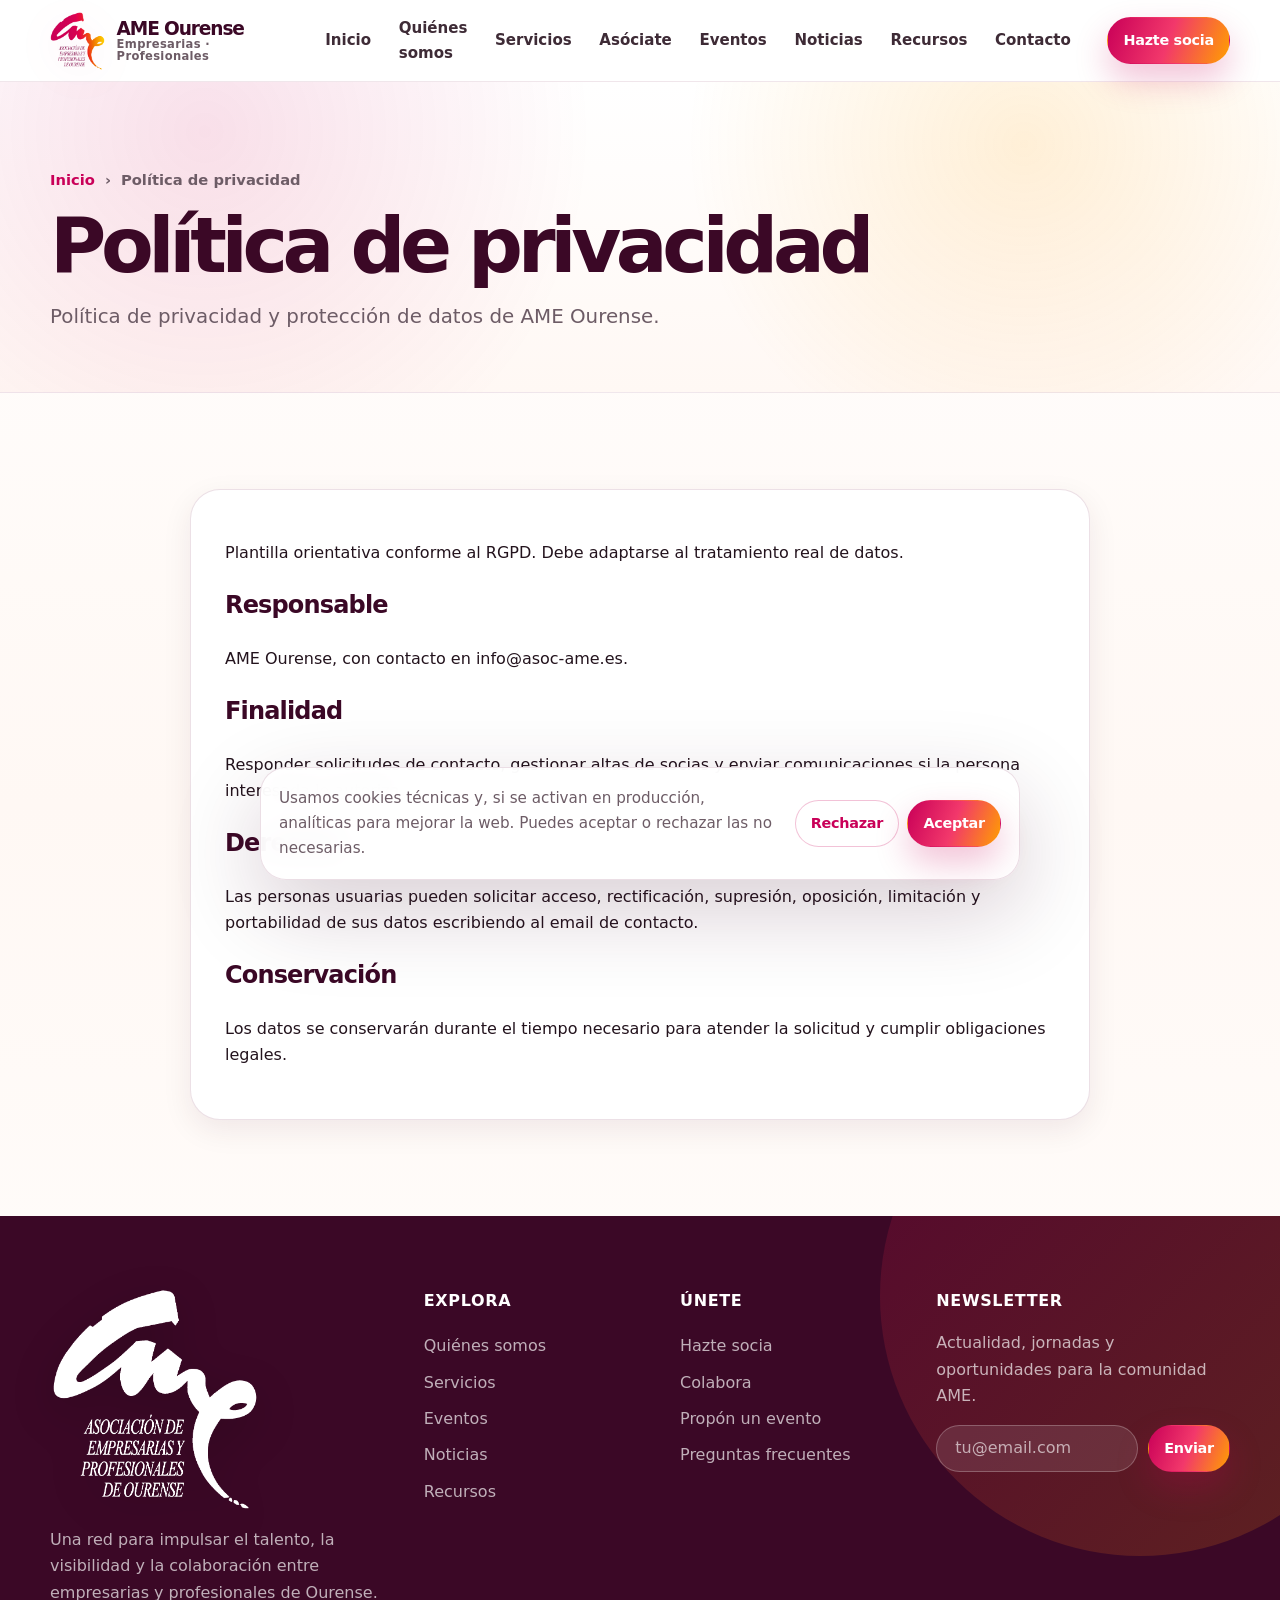
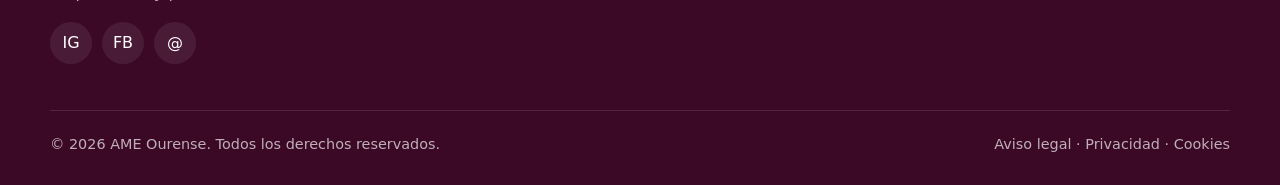
<file: privacidad.html>
<!doctype html>
<html lang="es">
<head>
  <meta charset="utf-8">
  <meta name="viewport" content="width=device-width, initial-scale=1">
  <title>Privacidad — AME Ourense</title>
  <meta name="description" content="Política de privacidad y protección de datos de AME Ourense.">
  <meta name="theme-color" content="#c90058">
  <meta name="robots" content="index, follow">
  <meta property="og:type" content="website">
  <meta property="og:locale" content="es_ES">
  <meta property="og:title" content="Privacidad — AME Ourense">
  <meta property="og:description" content="Política de privacidad y protección de datos de AME Ourense.">
  <meta property="og:image" content="assets/img/og-ame.jpg">
  <meta name="twitter:card" content="summary_large_image">
  <link rel="icon" href="assets/icons/favicon.svg" type="image/svg+xml">
  <link rel="apple-touch-icon" href="assets/icons/apple-touch-icon.png">
  <link rel="manifest" href="site.webmanifest">
  <link rel="preload" href="assets/css/styles.css" as="style">
  <link rel="stylesheet" href="assets/css/styles.css">
  
</head>
<body data-page="legal">
  <a class="skip-link" href="#contenido">Saltar al contenido</a>
  <header class="site-header" aria-label="Cabecera principal">
    <div class="container nav-wrap">
      <a class="brand" href="index.html" aria-label="AME Ourense inicio">
        <img src="assets/img/logo-ame-transparent.png" alt="Logo AME Ourense">
        <span class="brand-text"><span class="brand-name">AME Ourense</span><span class="brand-kicker">Empresarias · Profesionales</span></span>
      </a>
      <nav class="main-nav" aria-label="Navegación principal">
        <a href="index.html" data-nav="inicio">Inicio</a>
<a href="sobre.html" data-nav="sobre">Quiénes somos</a>
<a href="servicios.html" data-nav="servicios">Servicios</a>
<a href="asociate.html" data-nav="asociate">Asóciate</a>
<a href="eventos.html" data-nav="eventos">Eventos</a>
<a href="noticias.html" data-nav="noticias">Noticias</a>
<a href="recursos.html" data-nav="recursos">Recursos</a>
<a href="contacto.html" data-nav="contacto">Contacto</a>
      </nav>
      <div class="nav-actions">
        <a class="btn btn-primary btn-small" href="asociate.html">Hazte socia</a>
        <button class="menu-toggle" aria-label="Abrir menú" aria-expanded="false"><span></span><span></span><span></span></button>
      </div>
    </div>
  </header>
  <main id="contenido">
    <section class="page-hero">
      <div class="container">
        <div class="breadcrumbs"><a href="index.html">Inicio</a><span>›</span><span>Política de privacidad</span></div>
        <h1 class="page-title">Política de privacidad</h1>
        <p class="page-intro">Política de privacidad y protección de datos de AME Ourense.</p>
      </div>
    </section><section class="section"><div class="container"><div class="legal-content reveal"><p>Plantilla orientativa conforme al RGPD. Debe adaptarse al tratamiento real de datos.</p><h2>Responsable</h2><p>AME Ourense, con contacto en info@asoc-ame.es.</p><h2>Finalidad</h2><p>Responder solicitudes de contacto, gestionar altas de socias y enviar comunicaciones si la persona interesada lo autoriza.</p><h2>Derechos</h2><p>Las personas usuarias pueden solicitar acceso, rectificación, supresión, oposición, limitación y portabilidad de sus datos escribiendo al email de contacto.</p><h2>Conservación</h2><p>Los datos se conservarán durante el tiempo necesario para atender la solicitud y cumplir obligaciones legales.</p></div></div></section>
  </main>
  <footer class="site-footer">
    <div class="container footer-grid">
      <div class="footer-col">
        <img src="assets/img/logo-ame-white.png" class="footer-logo" alt="AME Ourense en blanco">
        <p>Una red para impulsar el talento, la visibilidad y la colaboración entre empresarias y profesionales de Ourense.</p>
        <div class="socials" aria-label="Redes sociales">
          <a href="https://www.instagram.com/ameourense/" aria-label="Instagram" target="_blank" rel="noopener">IG</a>
          <a href="https://www.facebook.com/AsociacionMujeresEmpresariasyProfesionalesOurense/" aria-label="Facebook" target="_blank" rel="noopener">FB</a>
          <a href="contacto.html" aria-label="Contacto por email">@</a>
        </div>
      </div>
      <div class="footer-col"><h3>Explora</h3>
        <a href="sobre.html">Quiénes somos</a><a href="servicios.html">Servicios</a><a href="eventos.html">Eventos</a><a href="noticias.html">Noticias</a><a href="recursos.html">Recursos</a>
      </div>
      <div class="footer-col"><h3>Únete</h3>
        <a href="asociate.html">Hazte socia</a><a href="contacto.html">Colabora</a><a href="contacto.html">Propón un evento</a><a href="recursos.html#faq">Preguntas frecuentes</a>
      </div>
      <div class="footer-col"><h3>Newsletter</h3>
        <p>Actualidad, jornadas y oportunidades para la comunidad AME.</p>
        <form class="newsletter" data-newsletter>
          <input type="email" placeholder="tu@email.com" aria-label="Email para newsletter" required>
          <button class="btn btn-primary btn-small" type="submit">Enviar</button>
        </form>
      </div>
    </div>
    <div class="container footer-bottom">
      <span>© <span id="year">2026</span> AME Ourense. Todos los derechos reservados.</span>
      <span><a href="aviso-legal.html">Aviso legal</a> · <a href="privacidad.html">Privacidad</a> · <a href="cookies.html">Cookies</a></span>
    </div>
  </footer>
  <div class="cookie-banner" role="dialog" aria-label="Aviso de cookies">
    <p>Usamos cookies técnicas y, si se activan en producción, analíticas para mejorar la web. Puedes aceptar o rechazar las no necesarias.</p>
    <div class="cookie-actions"><button class="btn btn-outline btn-small" data-cookie-choice="reject">Rechazar</button><button class="btn btn-primary btn-small" data-cookie-choice="accept">Aceptar</button></div>
  </div>
  <script src="assets/js/main.js" defer></script>
</body>
</html>
</file>
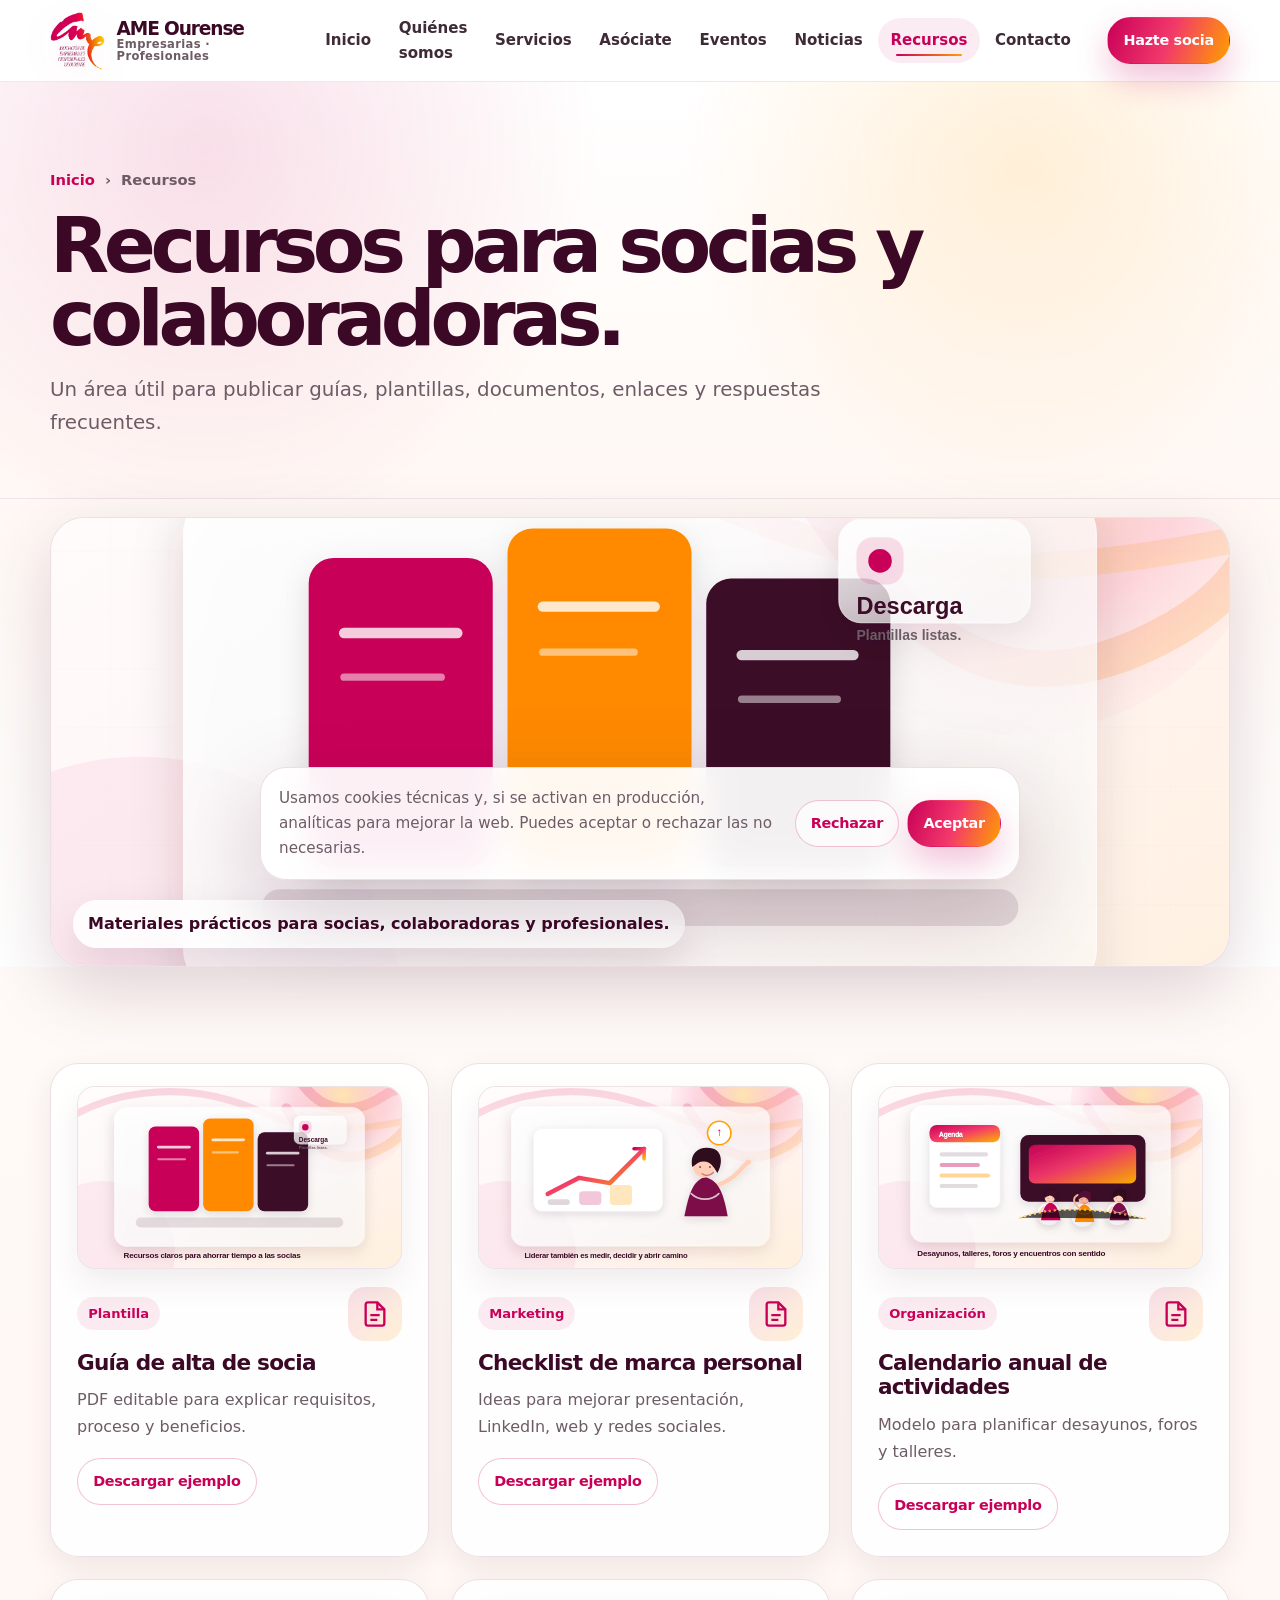
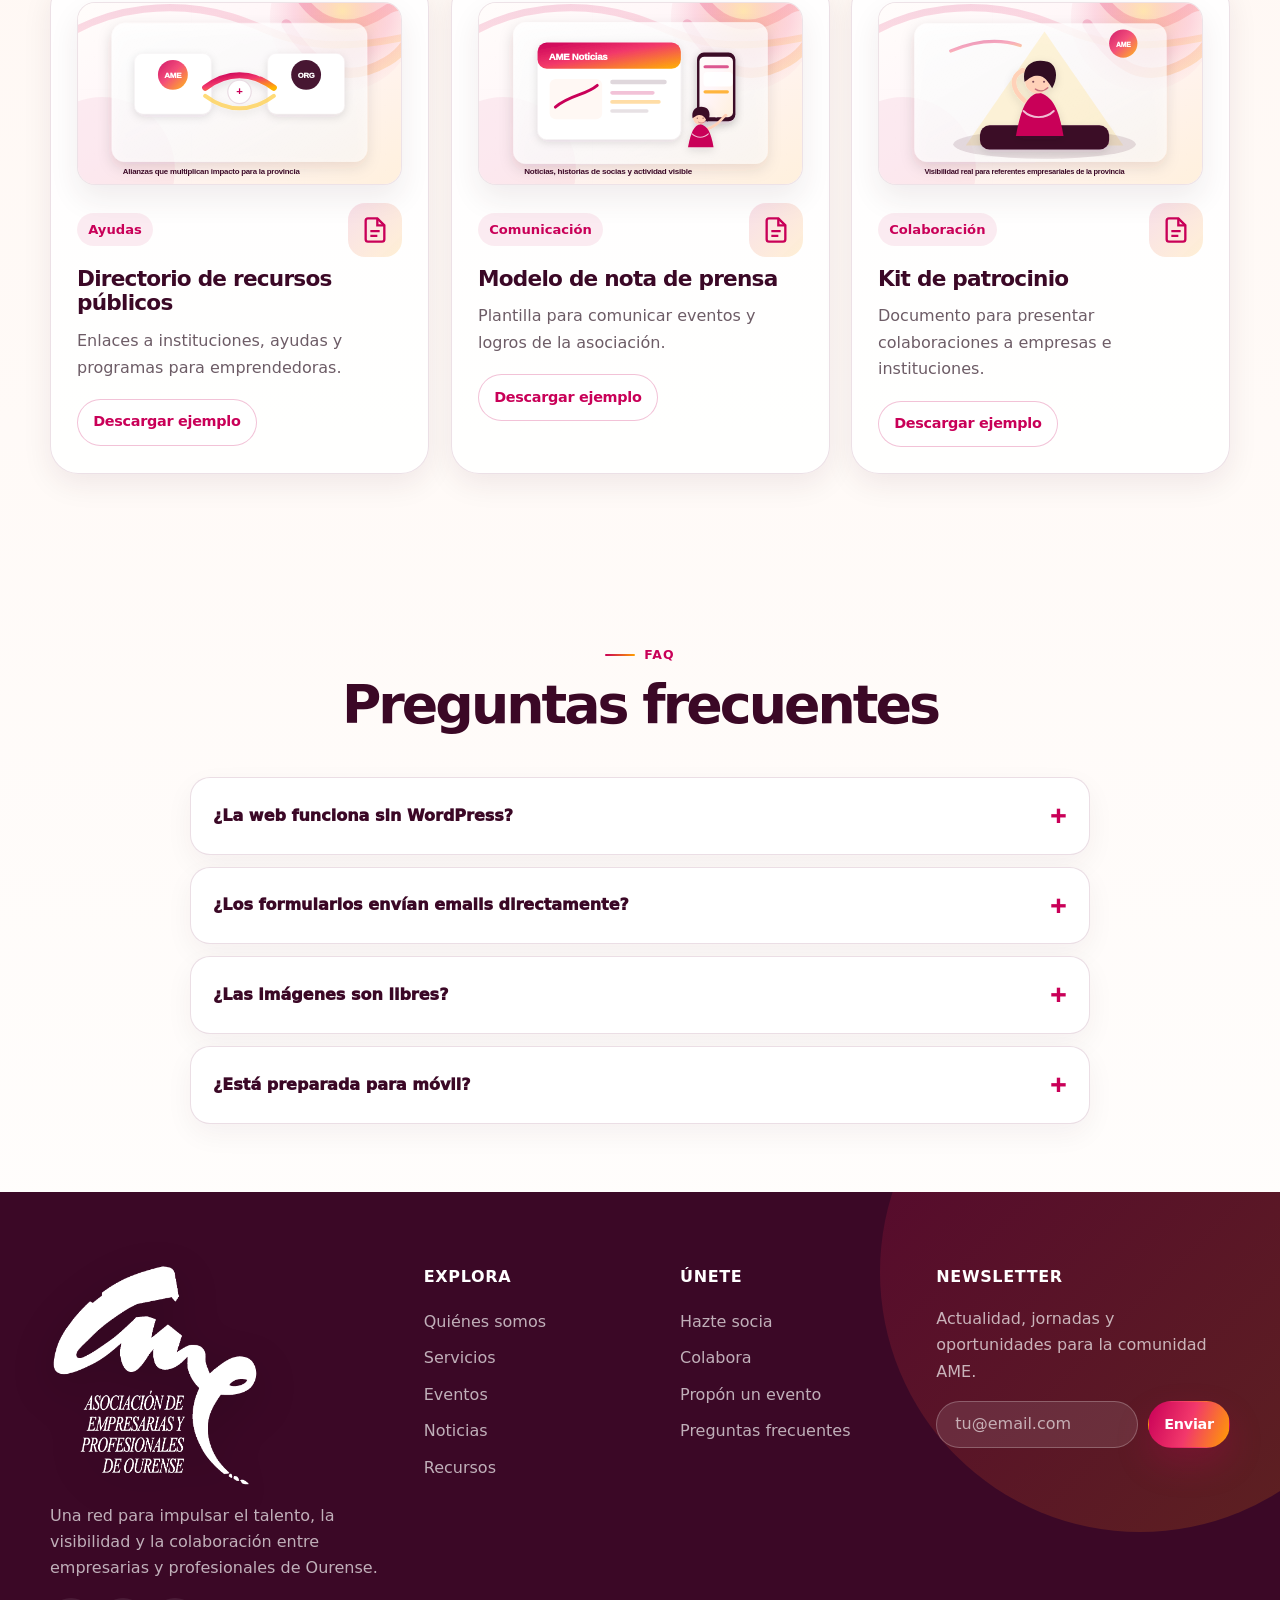
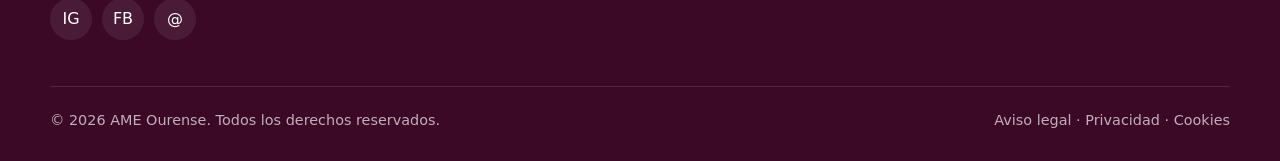
<file: recursos.html>
<!doctype html>
<html lang="es">
<head>
  <meta charset="utf-8">
  <meta name="viewport" content="width=device-width, initial-scale=1">
  <title>Recursos — AME Ourense</title>
  <meta name="description" content="Guías, plantillas, documentos y preguntas frecuentes para socias de AME Ourense.">
  <meta name="theme-color" content="#c90058">
  <meta name="robots" content="index, follow">
  <meta property="og:type" content="website">
  <meta property="og:locale" content="es_ES">
  <meta property="og:title" content="Recursos — AME Ourense">
  <meta property="og:description" content="Guías, plantillas, documentos y preguntas frecuentes para socias de AME Ourense.">
  <meta property="og:image" content="assets/img/og-ame.jpg">
  <meta name="twitter:card" content="summary_large_image">
  <link rel="icon" href="assets/icons/favicon.svg" type="image/svg+xml">
  <link rel="apple-touch-icon" href="assets/icons/apple-touch-icon.png">
  <link rel="manifest" href="site.webmanifest">
  <link rel="preload" href="assets/css/styles.css" as="style">
  <link rel="stylesheet" href="assets/css/styles.css">
  
</head>
<body data-page="recursos">
  <a class="skip-link" href="#contenido">Saltar al contenido</a>
  <header class="site-header" aria-label="Cabecera principal">
    <div class="container nav-wrap">
      <a class="brand" href="index.html" aria-label="AME Ourense inicio">
        <img src="assets/img/logo-ame-transparent.png" alt="Logo AME Ourense">
        <span class="brand-text"><span class="brand-name">AME Ourense</span><span class="brand-kicker">Empresarias · Profesionales</span></span>
      </a>
      <nav class="main-nav" aria-label="Navegación principal">
        <a href="index.html" data-nav="inicio">Inicio</a>
<a href="sobre.html" data-nav="sobre">Quiénes somos</a>
<a href="servicios.html" data-nav="servicios">Servicios</a>
<a href="asociate.html" data-nav="asociate">Asóciate</a>
<a href="eventos.html" data-nav="eventos">Eventos</a>
<a href="noticias.html" data-nav="noticias">Noticias</a>
<a href="recursos.html" data-nav="recursos">Recursos</a>
<a href="contacto.html" data-nav="contacto">Contacto</a>
      </nav>
      <div class="nav-actions">
        <a class="btn btn-primary btn-small" href="asociate.html">Hazte socia</a>
        <button class="menu-toggle" aria-label="Abrir menú" aria-expanded="false"><span></span><span></span><span></span></button>
      </div>
    </div>
  </header>
  <main id="contenido">
    <section class="page-hero">
      <div class="container">
        <div class="breadcrumbs"><a href="index.html">Inicio</a><span>›</span><span>Recursos</span></div>
        <h1 class="page-title">Recursos para socias y colaboradoras.</h1>
        <p class="page-intro">Un área útil para publicar guías, plantillas, documentos, enlaces y respuestas frecuentes.</p>
      </div>
    </section>

<section class="page-visual-strip">
  <div class="container">
    <figure class="page-visual-card reveal">
      <img src="assets/img/visuals/resources-library.svg" alt="Materiales prácticos para socias, colaboradoras y profesionales." loading="eager">
      <figcaption>Materiales prácticos para socias, colaboradoras y profesionales.</figcaption>
    </figure>
  </div>
</section>
    <section class="section"><div class="container"><div class="card-grid stagger"><article class="resource-card reveal" style="--i:0"><img class="card-media resource-card-img" src="assets/img/visuals/resources-library.svg" alt="Recurso AME" loading="lazy"><div class="resource-top"><span class="pill">Plantilla</span><div class="card-icon" style="margin:0"><svg viewBox="0 0 24 24" fill="none" stroke="currentColor" stroke-width="2"><path d="M14 2H6a2 2 0 0 0-2 2v16a2 2 0 0 0 2 2h12a2 2 0 0 0 2-2V8Z"/><path d="M14 2v6h6M8 13h8M8 17h6"/></svg></div></div><h3>Guía de alta de socia</h3><p>PDF editable para explicar requisitos, proceso y beneficios.</p><div style="margin-top:18px"><a class="btn btn-outline btn-small" href="assets/docs/plantilla-recurso.txt" download>Descargar ejemplo</a></div></article><article class="resource-card reveal" style="--i:1"><img class="card-media resource-card-img" src="assets/img/visuals/gallery-leadership.svg" alt="Recurso AME" loading="lazy"><div class="resource-top"><span class="pill">Marketing</span><div class="card-icon" style="margin:0"><svg viewBox="0 0 24 24" fill="none" stroke="currentColor" stroke-width="2"><path d="M14 2H6a2 2 0 0 0-2 2v16a2 2 0 0 0 2 2h12a2 2 0 0 0 2-2V8Z"/><path d="M14 2v6h6M8 13h8M8 17h6"/></svg></div></div><h3>Checklist de marca personal</h3><p>Ideas para mejorar presentación, LinkedIn, web y redes sociales.</p><div style="margin-top:18px"><a class="btn btn-outline btn-small" href="assets/docs/plantilla-recurso.txt" download>Descargar ejemplo</a></div></article><article class="resource-card reveal" style="--i:2"><img class="card-media resource-card-img" src="assets/img/visuals/events-networking.svg" alt="Recurso AME" loading="lazy"><div class="resource-top"><span class="pill">Organización</span><div class="card-icon" style="margin:0"><svg viewBox="0 0 24 24" fill="none" stroke="currentColor" stroke-width="2"><path d="M14 2H6a2 2 0 0 0-2 2v16a2 2 0 0 0 2 2h12a2 2 0 0 0 2-2V8Z"/><path d="M14 2v6h6M8 13h8M8 17h6"/></svg></div></div><h3>Calendario anual de actividades</h3><p>Modelo para planificar desayunos, foros y talleres.</p><div style="margin-top:18px"><a class="btn btn-outline btn-small" href="assets/docs/plantilla-recurso.txt" download>Descargar ejemplo</a></div></article><article class="resource-card reveal" style="--i:3"><img class="card-media resource-card-img" src="assets/img/visuals/gallery-partnership.svg" alt="Recurso AME" loading="lazy"><div class="resource-top"><span class="pill">Ayudas</span><div class="card-icon" style="margin:0"><svg viewBox="0 0 24 24" fill="none" stroke="currentColor" stroke-width="2"><path d="M14 2H6a2 2 0 0 0-2 2v16a2 2 0 0 0 2 2h12a2 2 0 0 0 2-2V8Z"/><path d="M14 2v6h6M8 13h8M8 17h6"/></svg></div></div><h3>Directorio de recursos públicos</h3><p>Enlaces a instituciones, ayudas y programas para emprendedoras.</p><div style="margin-top:18px"><a class="btn btn-outline btn-small" href="assets/docs/plantilla-recurso.txt" download>Descargar ejemplo</a></div></article><article class="resource-card reveal" style="--i:4"><img class="card-media resource-card-img" src="assets/img/visuals/news-editorial.svg" alt="Recurso AME" loading="lazy"><div class="resource-top"><span class="pill">Comunicación</span><div class="card-icon" style="margin:0"><svg viewBox="0 0 24 24" fill="none" stroke="currentColor" stroke-width="2"><path d="M14 2H6a2 2 0 0 0-2 2v16a2 2 0 0 0 2 2h12a2 2 0 0 0 2-2V8Z"/><path d="M14 2v6h6M8 13h8M8 17h6"/></svg></div></div><h3>Modelo de nota de prensa</h3><p>Plantilla para comunicar eventos y logros de la asociación.</p><div style="margin-top:18px"><a class="btn btn-outline btn-small" href="assets/docs/plantilla-recurso.txt" download>Descargar ejemplo</a></div></article><article class="resource-card reveal" style="--i:5"><img class="card-media resource-card-img" src="assets/img/visuals/gallery-visibility.svg" alt="Recurso AME" loading="lazy"><div class="resource-top"><span class="pill">Colaboración</span><div class="card-icon" style="margin:0"><svg viewBox="0 0 24 24" fill="none" stroke="currentColor" stroke-width="2"><path d="M14 2H6a2 2 0 0 0-2 2v16a2 2 0 0 0 2 2h12a2 2 0 0 0 2-2V8Z"/><path d="M14 2v6h6M8 13h8M8 17h6"/></svg></div></div><h3>Kit de patrocinio</h3><p>Documento para presentar colaboraciones a empresas e instituciones.</p><div style="margin-top:18px"><a class="btn btn-outline btn-small" href="assets/docs/plantilla-recurso.txt" download>Descargar ejemplo</a></div></article></div></div></section>
    <section class="section section-tight" id="faq"><div class="container"><div class="section-head reveal"><span class="eyebrow">FAQ</span><h2 class="section-title">Preguntas frecuentes</h2></div><div class="faq reveal"><div class="faq-item"><button class="faq-question" aria-expanded="false"><span>¿La web funciona sin WordPress?</span><span>+</span></button><div class="faq-answer"><p>Sí. Es una web estática: rápida, segura y fácil de subir a un hosting. Para editar noticias desde panel se podría migrar después a un CMS.</p></div></div><div class="faq-item"><button class="faq-question" aria-expanded="false"><span>¿Los formularios envían emails directamente?</span><span>+</span></button><div class="faq-answer"><p>En este paquete abren el cliente de correo con el mensaje preparado. Para producción se recomienda conectar Formspree, Netlify Forms, Brevo, WordPress o backend propio.</p></div></div><div class="faq-item"><button class="faq-question" aria-expanded="false"><span>¿Las imágenes son libres?</span><span>+</span></button><div class="faq-answer"><p>Las ilustraciones incluidas son creadas para este paquete. El logo procede de la imagen facilitada por el usuario y debe usarse solo si la asociación tiene derechos de uso.</p></div></div><div class="faq-item"><button class="faq-question" aria-expanded="false"><span>¿Está preparada para móvil?</span><span>+</span></button><div class="faq-answer"><p>Sí. El diseño usa grid responsive, menú móvil, tamaños fluidos y animaciones respetando reducción de movimiento.</p></div></div></div></div></section>

  </main>
  <footer class="site-footer">
    <div class="container footer-grid">
      <div class="footer-col">
        <img src="assets/img/logo-ame-white.png" class="footer-logo" alt="AME Ourense en blanco">
        <p>Una red para impulsar el talento, la visibilidad y la colaboración entre empresarias y profesionales de Ourense.</p>
        <div class="socials" aria-label="Redes sociales">
          <a href="https://www.instagram.com/ameourense/" aria-label="Instagram" target="_blank" rel="noopener">IG</a>
          <a href="https://www.facebook.com/AsociacionMujeresEmpresariasyProfesionalesOurense/" aria-label="Facebook" target="_blank" rel="noopener">FB</a>
          <a href="contacto.html" aria-label="Contacto por email">@</a>
        </div>
      </div>
      <div class="footer-col"><h3>Explora</h3>
        <a href="sobre.html">Quiénes somos</a><a href="servicios.html">Servicios</a><a href="eventos.html">Eventos</a><a href="noticias.html">Noticias</a><a href="recursos.html">Recursos</a>
      </div>
      <div class="footer-col"><h3>Únete</h3>
        <a href="asociate.html">Hazte socia</a><a href="contacto.html">Colabora</a><a href="contacto.html">Propón un evento</a><a href="recursos.html#faq">Preguntas frecuentes</a>
      </div>
      <div class="footer-col"><h3>Newsletter</h3>
        <p>Actualidad, jornadas y oportunidades para la comunidad AME.</p>
        <form class="newsletter" data-newsletter>
          <input type="email" placeholder="tu@email.com" aria-label="Email para newsletter" required>
          <button class="btn btn-primary btn-small" type="submit">Enviar</button>
        </form>
      </div>
    </div>
    <div class="container footer-bottom">
      <span>© <span id="year">2026</span> AME Ourense. Todos los derechos reservados.</span>
      <span><a href="aviso-legal.html">Aviso legal</a> · <a href="privacidad.html">Privacidad</a> · <a href="cookies.html">Cookies</a></span>
    </div>
  </footer>
  <div class="cookie-banner" role="dialog" aria-label="Aviso de cookies">
    <p>Usamos cookies técnicas y, si se activan en producción, analíticas para mejorar la web. Puedes aceptar o rechazar las no necesarias.</p>
    <div class="cookie-actions"><button class="btn btn-outline btn-small" data-cookie-choice="reject">Rechazar</button><button class="btn btn-primary btn-small" data-cookie-choice="accept">Aceptar</button></div>
  </div>
  <script src="assets/js/main.js" defer></script>
</body>
</html>
</file>
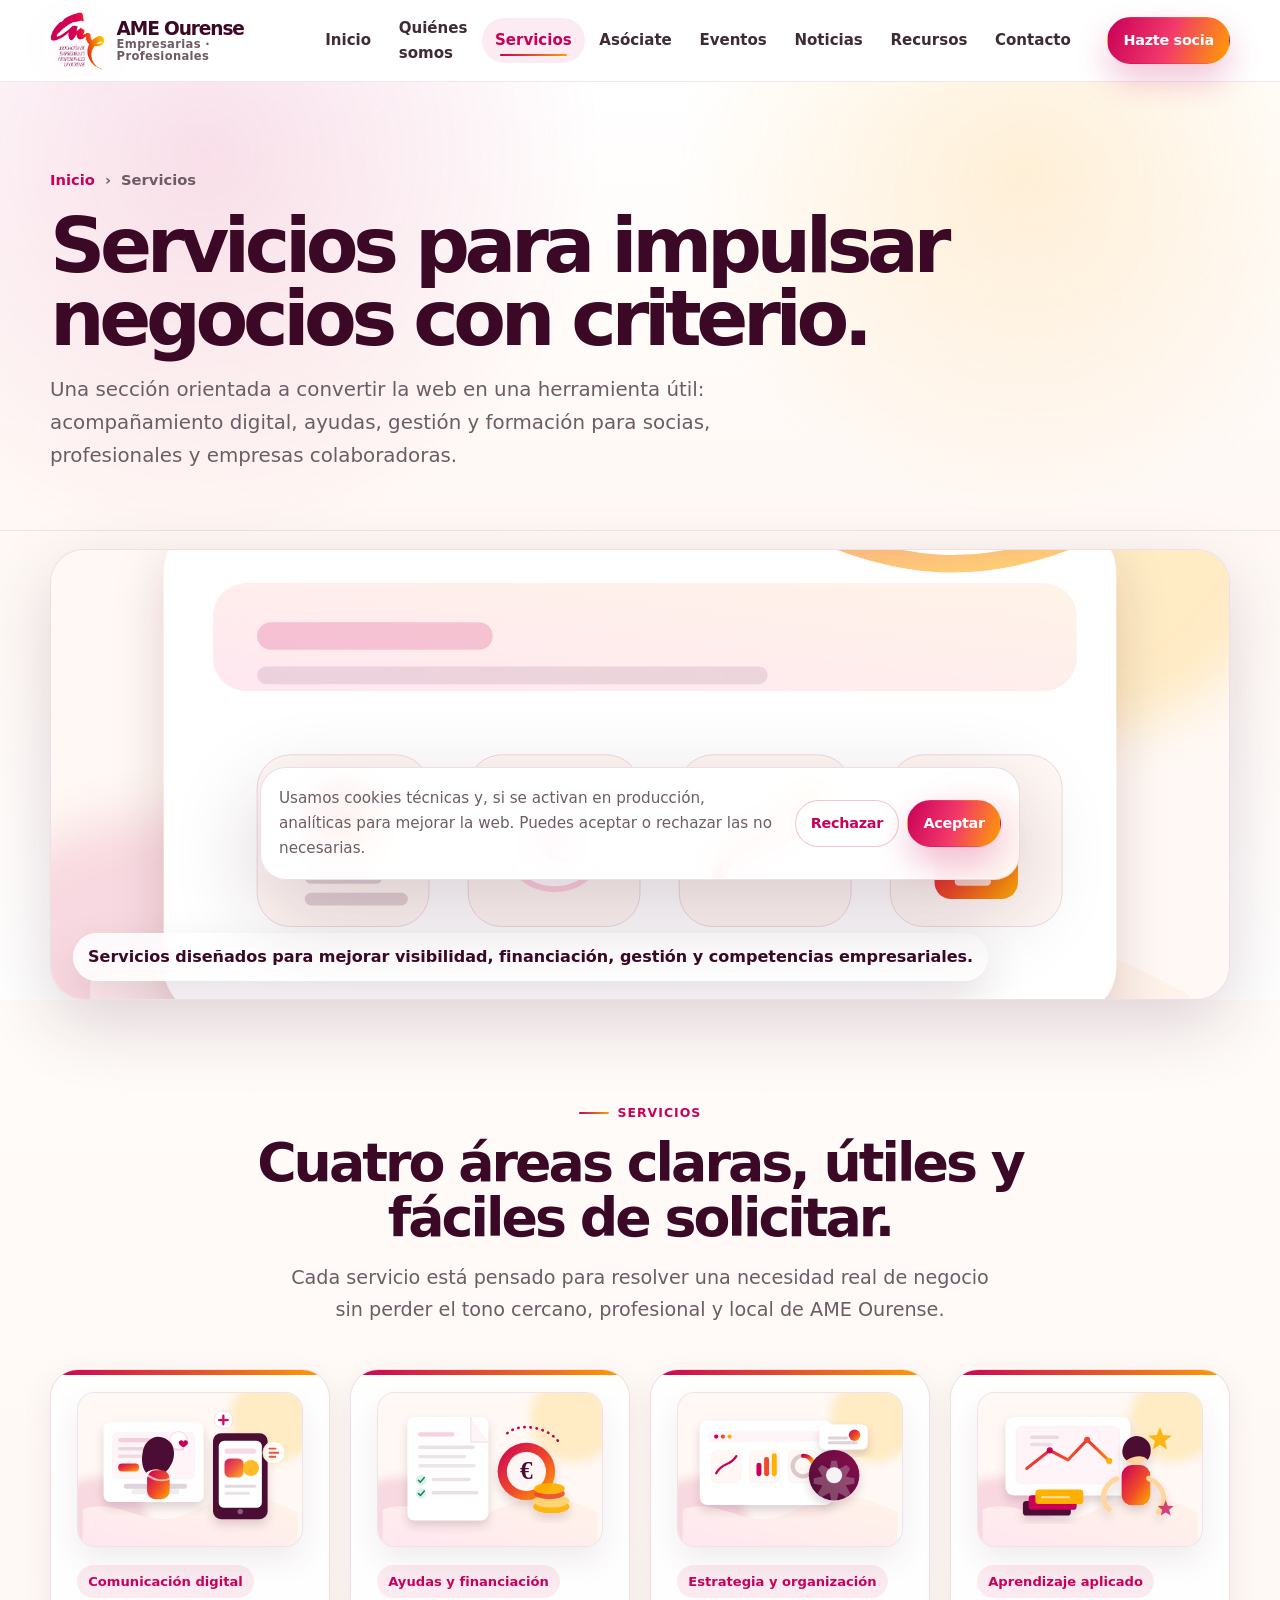
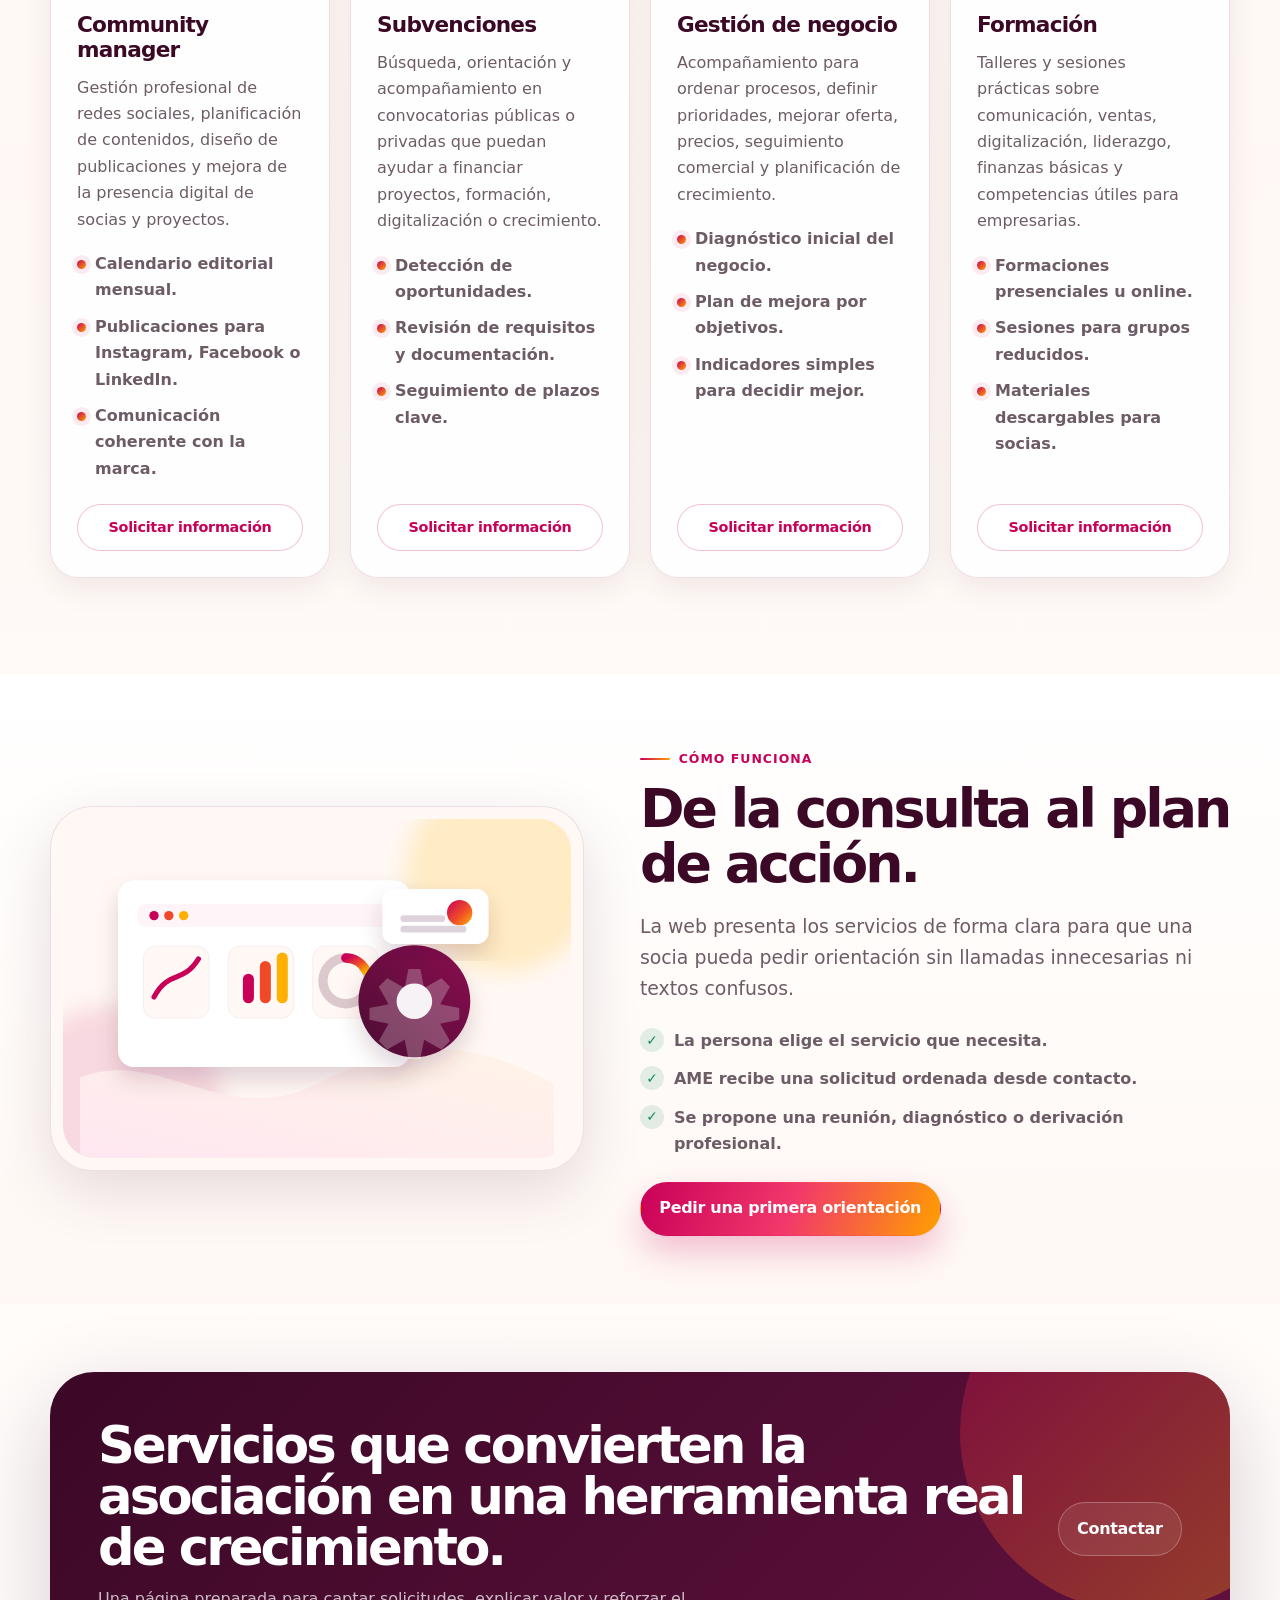
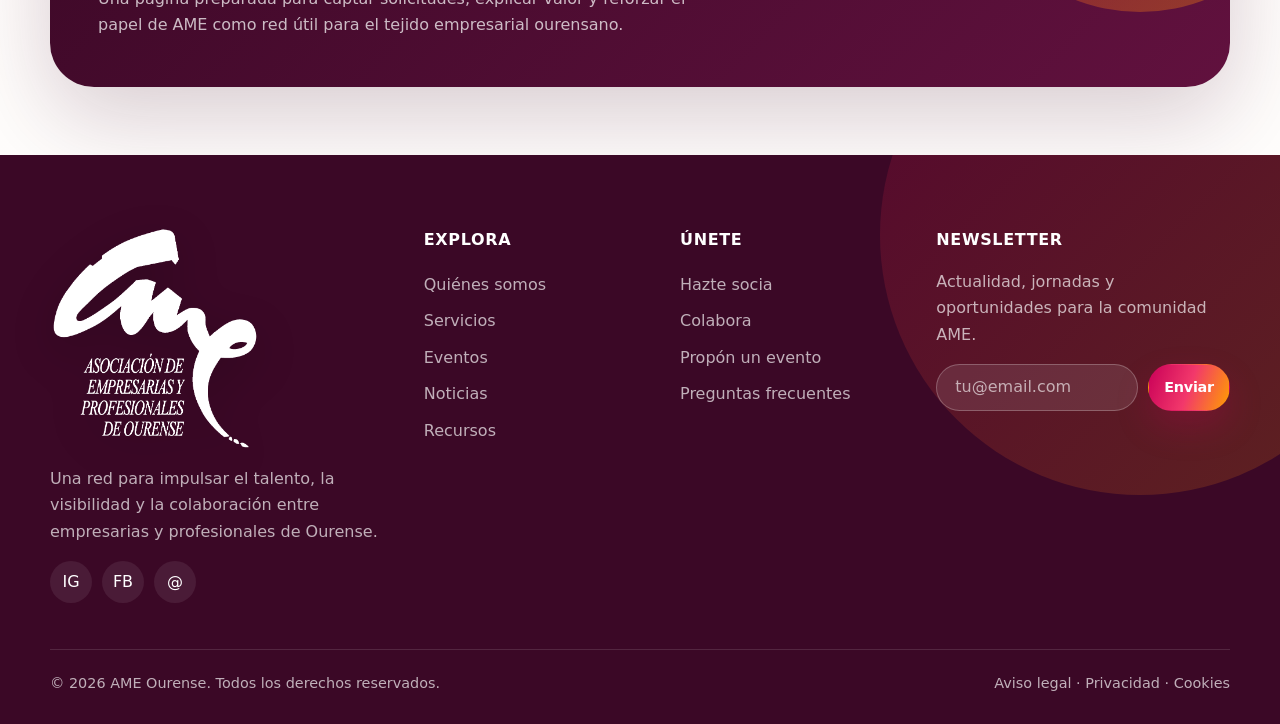
<file: servicios.html>
<!doctype html>
<html lang="es">
<head>
  <meta charset="utf-8">
  <meta name="viewport" content="width=device-width, initial-scale=1">
  <title>Servicios — AME Ourense</title>
  <meta name="description" content="Servicios de AME Ourense para socias y empresas: community manager, subvenciones, gestión de negocio y formación.">
  <meta name="theme-color" content="#c90058">
  <meta name="robots" content="index, follow">
  <meta property="og:type" content="website">
  <meta property="og:locale" content="es_ES">
  <meta property="og:title" content="Servicios — AME Ourense">
  <meta property="og:description" content="Community manager, subvenciones, gestión de negocio y formación para impulsar empresas y profesionales de Ourense.">
  <meta property="og:image" content="assets/img/og-ame.jpg">
  <meta name="twitter:card" content="summary_large_image">
  <link rel="icon" href="assets/icons/favicon.svg" type="image/svg+xml">
  <link rel="apple-touch-icon" href="assets/icons/apple-touch-icon.png">
  <link rel="manifest" href="site.webmanifest">
  <link rel="preload" href="assets/css/styles.css" as="style">
  <link rel="stylesheet" href="assets/css/styles.css">
</head>
<body data-page="servicios">
  <a class="skip-link" href="#contenido">Saltar al contenido</a>
  <header class="site-header" aria-label="Cabecera principal">
    <div class="container nav-wrap">
      <a class="brand" href="index.html" aria-label="AME Ourense inicio">
        <img src="assets/img/logo-ame-transparent.png" alt="Logo AME Ourense">
        <span class="brand-text"><span class="brand-name">AME Ourense</span><span class="brand-kicker">Empresarias · Profesionales</span></span>
      </a>
      <nav class="main-nav" aria-label="Navegación principal">
        <a href="index.html" data-nav="inicio">Inicio</a>
<a href="sobre.html" data-nav="sobre">Quiénes somos</a>
<a href="servicios.html" data-nav="servicios">Servicios</a>
<a href="asociate.html" data-nav="asociate">Asóciate</a>
<a href="eventos.html" data-nav="eventos">Eventos</a>
<a href="noticias.html" data-nav="noticias">Noticias</a>
<a href="recursos.html" data-nav="recursos">Recursos</a>
<a href="contacto.html" data-nav="contacto">Contacto</a>
      </nav>
      <div class="nav-actions">
        <a class="btn btn-primary btn-small" href="asociate.html">Hazte socia</a>
        <button class="menu-toggle" aria-label="Abrir menú" aria-expanded="false"><span></span><span></span><span></span></button>
      </div>
    </div>
  </header>
  <main id="contenido">
    <section class="page-hero">
      <div class="container">
        <div class="breadcrumbs"><a href="index.html">Inicio</a><span>›</span><span>Servicios</span></div>
        <h1 class="page-title">Servicios para impulsar negocios con criterio.</h1>
        <p class="page-intro">Una sección orientada a convertir la web en una herramienta útil: acompañamiento digital, ayudas, gestión y formación para socias, profesionales y empresas colaboradoras.</p>
      </div>
    </section>

    <section class="page-visual-strip">
      <div class="container">
        <figure class="page-visual-card reveal">
          <img src="assets/img/visuals/services-hero.svg" alt="Servicios profesionales de AME Ourense para empresas y socias" loading="eager">
          <figcaption>Servicios diseñados para mejorar visibilidad, financiación, gestión y competencias empresariales.</figcaption>
        </figure>
      </div>
    </section>

    <section class="section">
      <div class="container">
        <div class="section-head reveal">
          <span class="eyebrow">Servicios</span>
          <h2 class="section-title">Cuatro áreas claras, útiles y fáciles de solicitar.</h2>
          <p class="section-subtitle">Cada servicio está pensado para resolver una necesidad real de negocio sin perder el tono cercano, profesional y local de AME Ourense.</p>
        </div>
        <div class="services-grid stagger">
          <article class="feature-card service-card reveal" style="--i:0" id="community-manager">
            <img class="card-media" src="assets/img/visuals/service-community-manager.svg" alt="Servicio de community manager" loading="lazy">
            <span class="pill">Comunicación digital</span>
            <h3>Community manager</h3>
            <p>Gestión profesional de redes sociales, planificación de contenidos, diseño de publicaciones y mejora de la presencia digital de socias y proyectos.</p>
            <ul class="mini-list"><li>Calendario editorial mensual.</li><li>Publicaciones para Instagram, Facebook o LinkedIn.</li><li>Comunicación coherente con la marca.</li></ul>
            <a class="btn btn-outline btn-small" href="contacto.html">Solicitar información</a>
          </article>
          <article class="feature-card service-card reveal" style="--i:1" id="subvenciones">
            <img class="card-media" src="assets/img/visuals/service-subvenciones.svg" alt="Servicio de subvenciones" loading="lazy">
            <span class="pill">Ayudas y financiación</span>
            <h3>Subvenciones</h3>
            <p>Búsqueda, orientación y acompañamiento en convocatorias públicas o privadas que puedan ayudar a financiar proyectos, formación, digitalización o crecimiento.</p>
            <ul class="mini-list"><li>Detección de oportunidades.</li><li>Revisión de requisitos y documentación.</li><li>Seguimiento de plazos clave.</li></ul>
            <a class="btn btn-outline btn-small" href="contacto.html">Solicitar información</a>
          </article>
          <article class="feature-card service-card reveal" style="--i:2" id="gestion-negocio">
            <img class="card-media" src="assets/img/visuals/service-business-management.svg" alt="Servicio de gestión de negocio" loading="lazy">
            <span class="pill">Estrategia y organización</span>
            <h3>Gestión de negocio</h3>
            <p>Acompañamiento para ordenar procesos, definir prioridades, mejorar oferta, precios, seguimiento comercial y planificación de crecimiento.</p>
            <ul class="mini-list"><li>Diagnóstico inicial del negocio.</li><li>Plan de mejora por objetivos.</li><li>Indicadores simples para decidir mejor.</li></ul>
            <a class="btn btn-outline btn-small" href="contacto.html">Solicitar información</a>
          </article>
          <article class="feature-card service-card reveal" style="--i:3" id="formacion">
            <img class="card-media" src="assets/img/visuals/service-training.svg" alt="Servicio de formación" loading="lazy">
            <span class="pill">Aprendizaje aplicado</span>
            <h3>Formación</h3>
            <p>Talleres y sesiones prácticas sobre comunicación, ventas, digitalización, liderazgo, finanzas básicas y competencias útiles para empresarias.</p>
            <ul class="mini-list"><li>Formaciones presenciales u online.</li><li>Sesiones para grupos reducidos.</li><li>Materiales descargables para socias.</li></ul>
            <a class="btn btn-outline btn-small" href="contacto.html">Solicitar información</a>
          </article>
        </div>
      </div>
    </section>

    <section class="section section-tight membership-visual-row">
      <div class="container split">
        <div class="image-card image-card-rich reveal"><img src="assets/img/visuals/service-business-management.svg" alt="Planificación y gestión profesional para negocios de Ourense" loading="lazy"></div>
        <div class="reveal">
          <span class="eyebrow">Cómo funciona</span>
          <h2 class="section-title">De la consulta al plan de acción.</h2>
          <p class="lead">La web presenta los servicios de forma clara para que una socia pueda pedir orientación sin llamadas innecesarias ni textos confusos.</p>
          <ul class="check-list">
            <li>La persona elige el servicio que necesita.</li>
            <li>AME recibe una solicitud ordenada desde contacto.</li>
            <li>Se propone una reunión, diagnóstico o derivación profesional.</li>
          </ul>
          <a class="btn btn-primary" href="contacto.html">Pedir una primera orientación</a>
        </div>
      </div>
    </section>

    <section class="section section-tight">
      <div class="container band reveal">
        <div class="band-content">
          <div><h2>Servicios que convierten la asociación en una herramienta real de crecimiento.</h2><p>Una página preparada para captar solicitudes, explicar valor y reforzar el papel de AME como red útil para el tejido empresarial ourensano.</p></div>
          <a class="btn btn-outline" href="contacto.html">Contactar</a>
        </div>
      </div>
    </section>

  </main>
  <footer class="site-footer">
    <div class="container footer-grid">
      <div class="footer-col">
        <img src="assets/img/logo-ame-white.png" class="footer-logo" alt="AME Ourense en blanco">
        <p>Una red para impulsar el talento, la visibilidad y la colaboración entre empresarias y profesionales de Ourense.</p>
        <div class="socials" aria-label="Redes sociales">
          <a href="https://www.instagram.com/ameourense/" aria-label="Instagram" target="_blank" rel="noopener">IG</a>
          <a href="https://www.facebook.com/AsociacionMujeresEmpresariasyProfesionalesOurense/" aria-label="Facebook" target="_blank" rel="noopener">FB</a>
          <a href="contacto.html" aria-label="Contacto por email">@</a>
        </div>
      </div>
      <div class="footer-col"><h3>Explora</h3>
        <a href="sobre.html">Quiénes somos</a><a href="servicios.html">Servicios</a><a href="eventos.html">Eventos</a><a href="noticias.html">Noticias</a><a href="recursos.html">Recursos</a>
      </div>
      <div class="footer-col"><h3>Únete</h3>
        <a href="asociate.html">Hazte socia</a><a href="contacto.html">Colabora</a><a href="contacto.html">Propón un evento</a><a href="recursos.html#faq">Preguntas frecuentes</a>
      </div>
      <div class="footer-col"><h3>Newsletter</h3>
        <p>Actualidad, jornadas y oportunidades para la comunidad AME.</p>
        <form class="newsletter" data-newsletter>
          <input type="email" placeholder="tu@email.com" aria-label="Email para newsletter" required>
          <button class="btn btn-primary btn-small" type="submit">Enviar</button>
        </form>
      </div>
    </div>
    <div class="container footer-bottom">
      <span>© <span id="year">2026</span> AME Ourense. Todos los derechos reservados.</span>
      <span><a href="aviso-legal.html">Aviso legal</a> · <a href="privacidad.html">Privacidad</a> · <a href="cookies.html">Cookies</a></span>
    </div>
  </footer>
  <div class="cookie-banner" role="dialog" aria-label="Aviso de cookies">
    <p>Usamos cookies técnicas y, si se activan en producción, analíticas para mejorar la web. Puedes aceptar o rechazar las no necesarias.</p>
    <div class="cookie-actions"><button class="btn btn-outline btn-small" data-cookie-choice="reject">Rechazar</button><button class="btn btn-primary btn-small" data-cookie-choice="accept">Aceptar</button></div>
  </div>
  <script src="assets/js/main.js" defer></script>
</body>
</html>
</file>
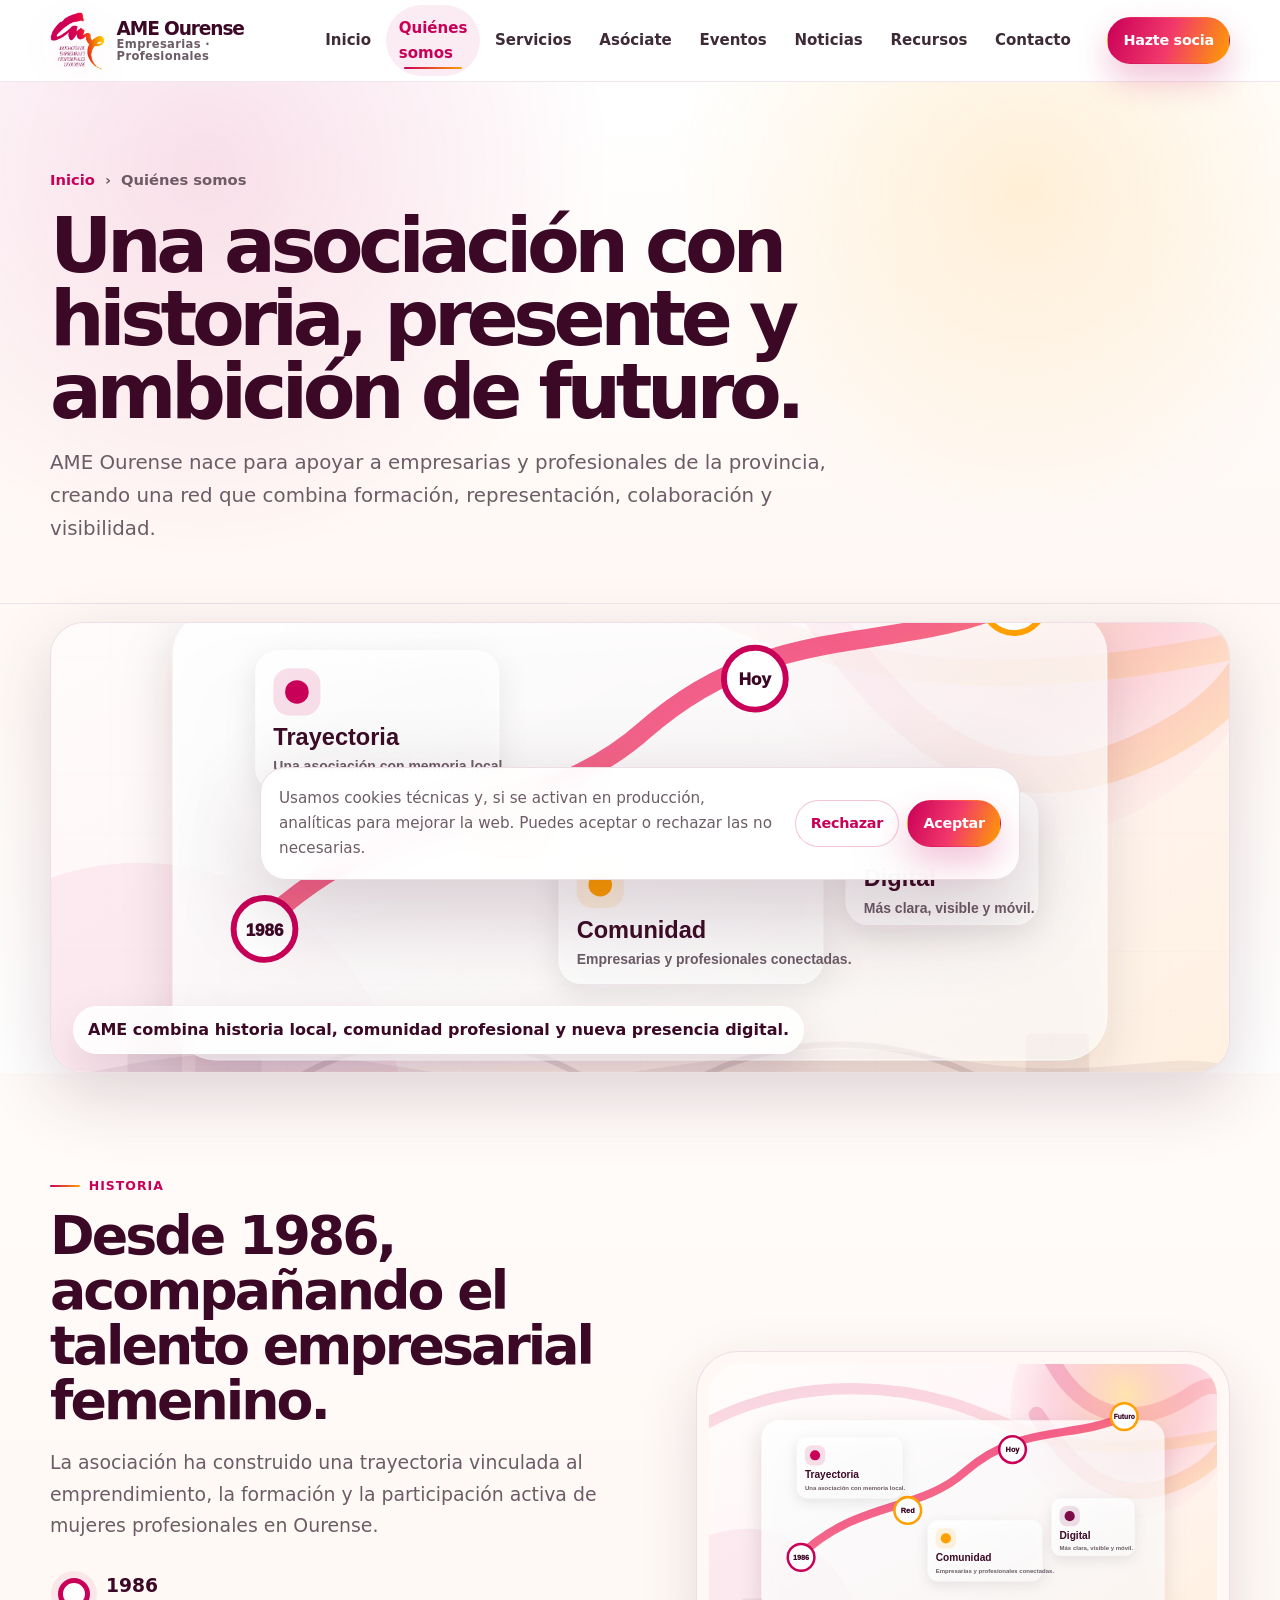
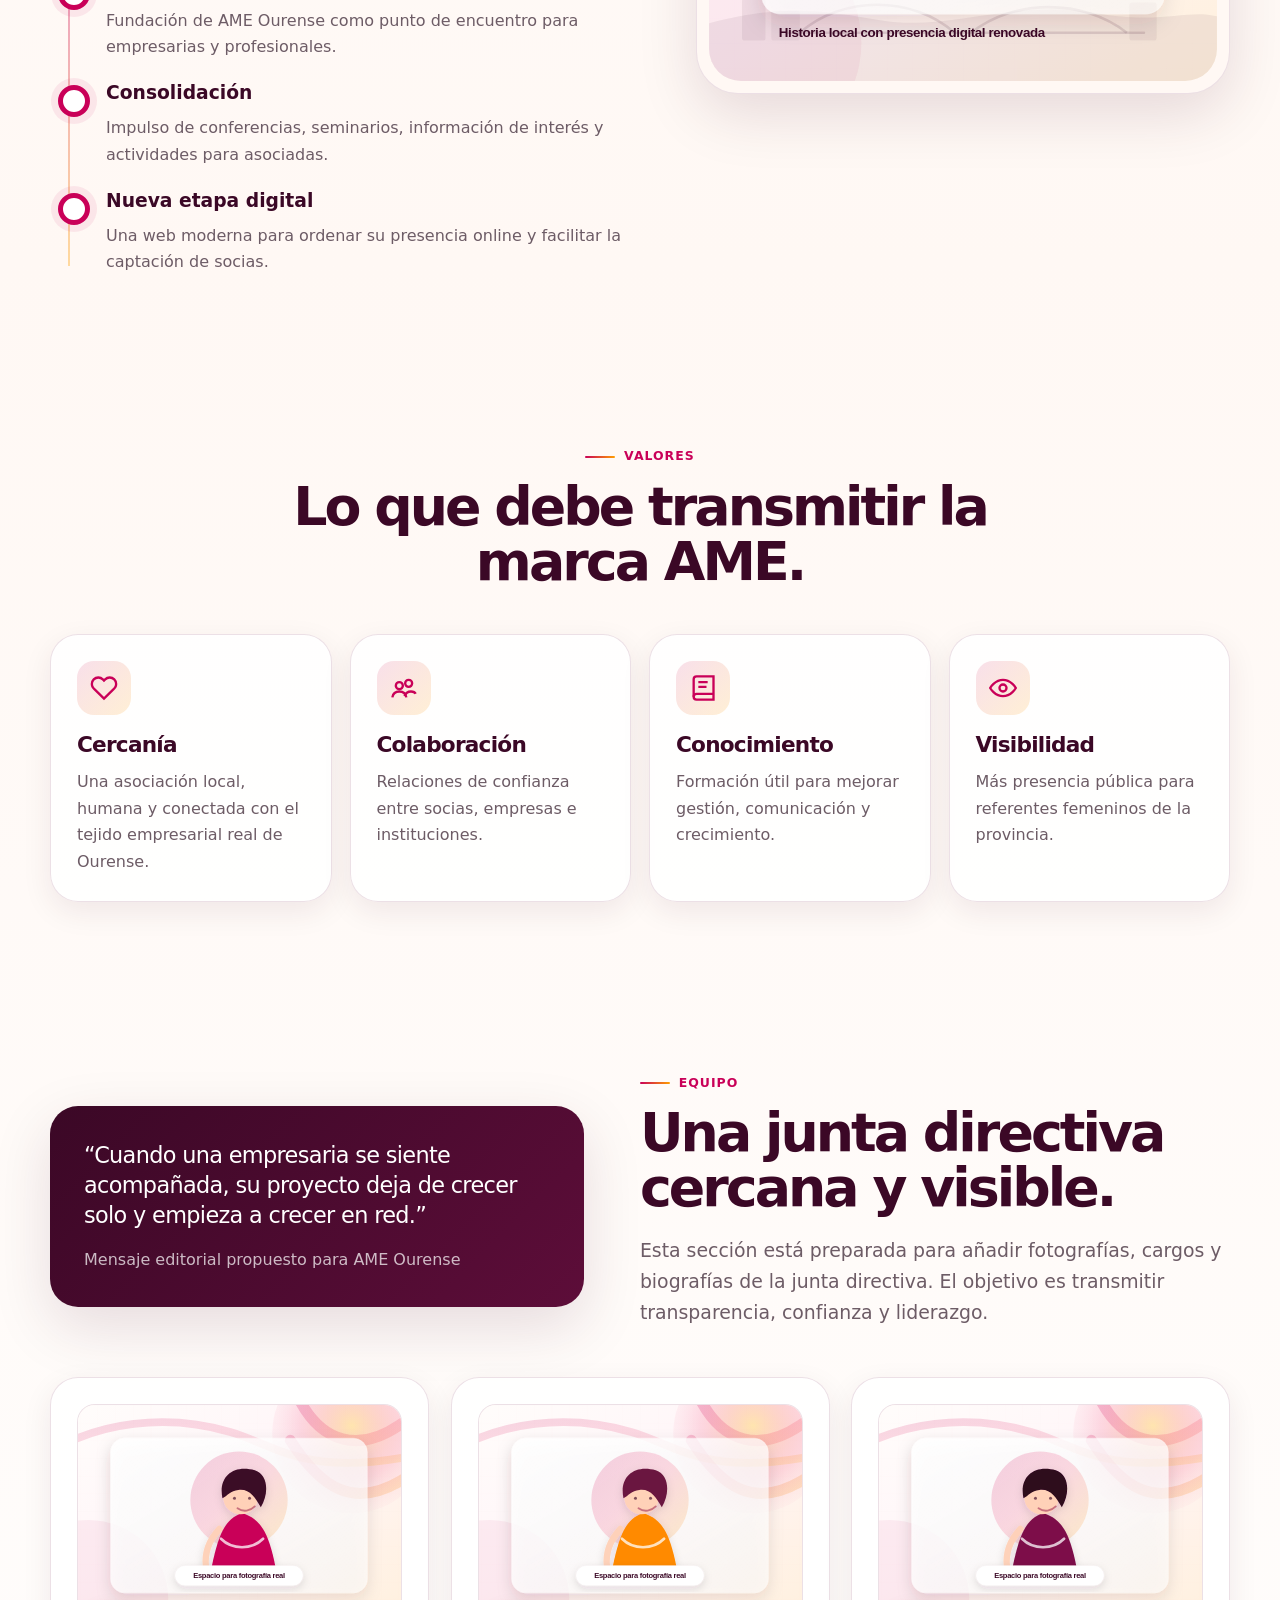
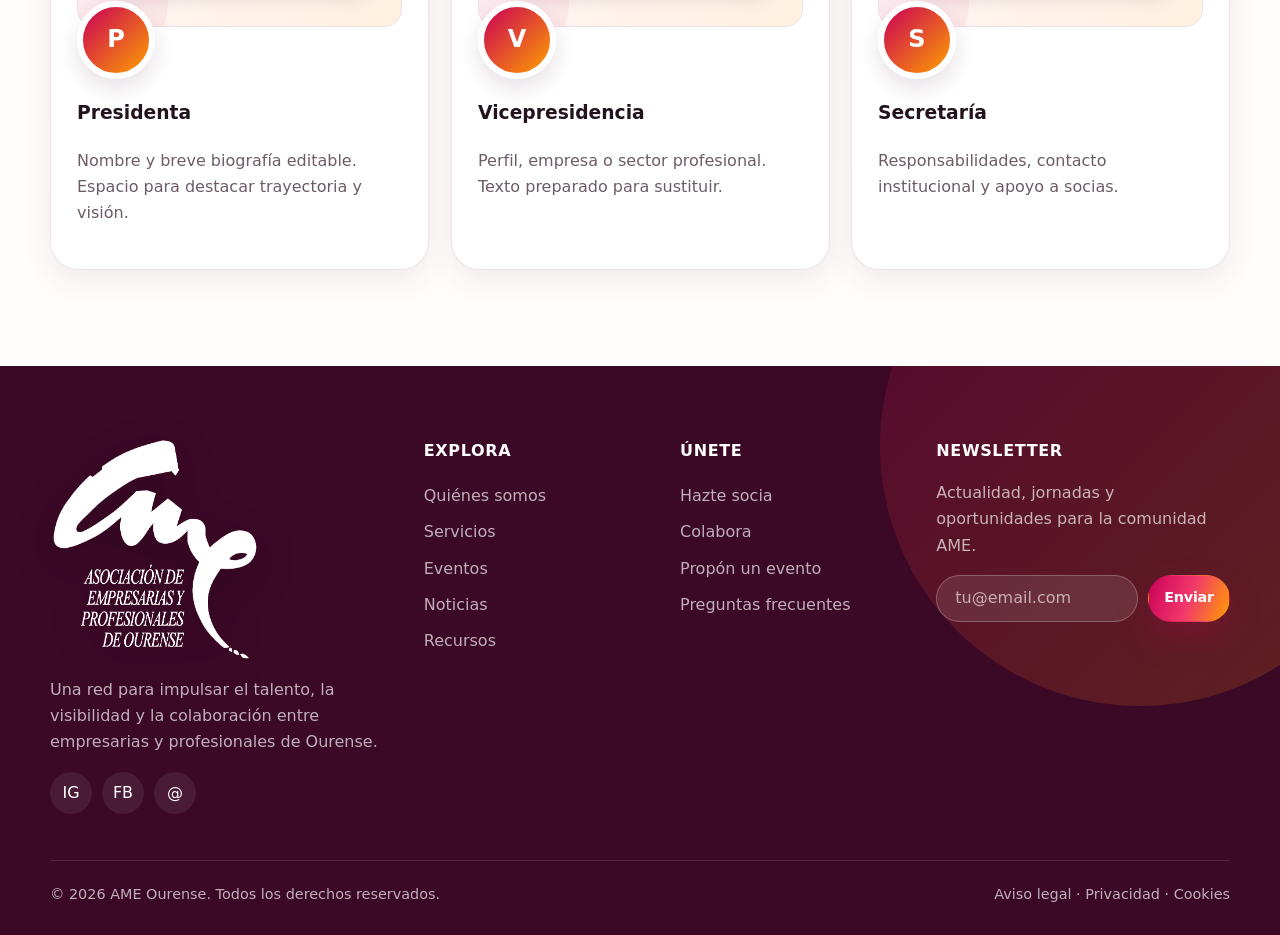
<file: sobre.html>
<!doctype html>
<html lang="es">
<head>
  <meta charset="utf-8">
  <meta name="viewport" content="width=device-width, initial-scale=1">
  <title>Quiénes somos — AME Ourense</title>
  <meta name="description" content="Historia, misión, valores y equipo de AME Ourense, asociación de empresarias y profesionales de la provincia.">
  <meta name="theme-color" content="#c90058">
  <meta name="robots" content="index, follow">
  <meta property="og:type" content="website">
  <meta property="og:locale" content="es_ES">
  <meta property="og:title" content="Quiénes somos — AME Ourense">
  <meta property="og:description" content="Historia, misión, valores y equipo de AME Ourense, asociación de empresarias y profesionales de la provincia.">
  <meta property="og:image" content="assets/img/og-ame.jpg">
  <meta name="twitter:card" content="summary_large_image">
  <link rel="icon" href="assets/icons/favicon.svg" type="image/svg+xml">
  <link rel="apple-touch-icon" href="assets/icons/apple-touch-icon.png">
  <link rel="manifest" href="site.webmanifest">
  <link rel="preload" href="assets/css/styles.css" as="style">
  <link rel="stylesheet" href="assets/css/styles.css">
  
</head>
<body data-page="sobre">
  <a class="skip-link" href="#contenido">Saltar al contenido</a>
  <header class="site-header" aria-label="Cabecera principal">
    <div class="container nav-wrap">
      <a class="brand" href="index.html" aria-label="AME Ourense inicio">
        <img src="assets/img/logo-ame-transparent.png" alt="Logo AME Ourense">
        <span class="brand-text"><span class="brand-name">AME Ourense</span><span class="brand-kicker">Empresarias · Profesionales</span></span>
      </a>
      <nav class="main-nav" aria-label="Navegación principal">
        <a href="index.html" data-nav="inicio">Inicio</a>
<a href="sobre.html" data-nav="sobre">Quiénes somos</a>
<a href="servicios.html" data-nav="servicios">Servicios</a>
<a href="asociate.html" data-nav="asociate">Asóciate</a>
<a href="eventos.html" data-nav="eventos">Eventos</a>
<a href="noticias.html" data-nav="noticias">Noticias</a>
<a href="recursos.html" data-nav="recursos">Recursos</a>
<a href="contacto.html" data-nav="contacto">Contacto</a>
      </nav>
      <div class="nav-actions">
        <a class="btn btn-primary btn-small" href="asociate.html">Hazte socia</a>
        <button class="menu-toggle" aria-label="Abrir menú" aria-expanded="false"><span></span><span></span><span></span></button>
      </div>
    </div>
  </header>
  <main id="contenido">
    <section class="page-hero">
      <div class="container">
        <div class="breadcrumbs"><a href="index.html">Inicio</a><span>›</span><span>Quiénes somos</span></div>
        <h1 class="page-title">Una asociación con historia, presente y ambición de futuro.</h1>
        <p class="page-intro">AME Ourense nace para apoyar a empresarias y profesionales de la provincia, creando una red que combina formación, representación, colaboración y visibilidad.</p>
      </div>
    </section>

<section class="page-visual-strip">
  <div class="container">
    <figure class="page-visual-card reveal">
      <img src="assets/img/visuals/about-history.svg" alt="AME combina historia local, comunidad profesional y nueva presencia digital." loading="eager">
      <figcaption>AME combina historia local, comunidad profesional y nueva presencia digital.</figcaption>
    </figure>
  </div>
</section>
    <section class="section">
      <div class="container split reverse">
        <div class="reveal">
          <span class="eyebrow">Historia</span><h2 class="section-title">Desde 1986, acompañando el talento empresarial femenino.</h2>
          <p class="lead">La asociación ha construido una trayectoria vinculada al emprendimiento, la formación y la participación activa de mujeres profesionales en Ourense.</p>
          <div class="timeline">
            <div class="timeline-item"><h3>1986</h3><p>Fundación de AME Ourense como punto de encuentro para empresarias y profesionales.</p></div>
            <div class="timeline-item"><h3>Consolidación</h3><p>Impulso de conferencias, seminarios, información de interés y actividades para asociadas.</p></div>
            <div class="timeline-item"><h3>Nueva etapa digital</h3><p>Una web moderna para ordenar su presencia online y facilitar la captación de socias.</p></div>
          </div>
        </div>
        <div class="image-card reveal"><img src="assets/img/visuals/about-history.svg" alt="Ilustración de historia y comunidad profesional AME"></div>
      </div>
    </section>
    <section class="section section-tight">
      <div class="container">
        <div class="section-head reveal"><span class="eyebrow">Valores</span><h2 class="section-title">Lo que debe transmitir la marca AME.</h2></div>
        <div class="values-grid stagger"><article class="value-card reveal" style="--i:0"><div class="card-icon"><svg viewBox="0 0 24 24" fill="none" stroke="currentColor" stroke-width="2"><path d="M20.8 4.6a5.5 5.5 0 0 0-7.8 0L12 5.6l-1-1a5.5 5.5 0 0 0-7.8 7.8l1 1L12 21l7.8-7.6 1-1a5.5 5.5 0 0 0 0-7.8Z"/></svg></div><h3>Cercanía</h3><p>Una asociación local, humana y conectada con el tejido empresarial real de Ourense.</p></article><article class="value-card reveal" style="--i:1"><div class="card-icon"><svg viewBox="0 0 24 24" fill="none" stroke="currentColor" stroke-width="2"><path d="M16 11c1.66 0 3-1.34 3-3s-1.34-3-3-3-3 1.34-3 3 1.34 3 3 3Z"/><path d="M8 13c1.66 0 3-1.34 3-3S9.66 7 8 7s-3 1.34-3 3 1.34 3 3 3Z"/><path d="M2 20c.6-3.4 2.7-5 6-5s5.4 1.6 6 5"/><path d="M12.5 19c.8-2.7 2.8-4 5.5-4 2 0 3.4.7 4 2"/></svg></div><h3>Colaboración</h3><p>Relaciones de confianza entre socias, empresas e instituciones.</p></article><article class="value-card reveal" style="--i:2"><div class="card-icon"><svg viewBox="0 0 24 24" fill="none" stroke="currentColor" stroke-width="2"><path d="M4 19.5A2.5 2.5 0 0 1 6.5 17H21"/><path d="M6.5 2H21v20H6.5A2.5 2.5 0 0 1 4 19.5v-15A2.5 2.5 0 0 1 6.5 2Z"/><path d="M8 7h8M8 11h7"/></svg></div><h3>Conocimiento</h3><p>Formación útil para mejorar gestión, comunicación y crecimiento.</p></article><article class="value-card reveal" style="--i:3"><div class="card-icon"><svg viewBox="0 0 24 24" fill="none" stroke="currentColor" stroke-width="2"><path d="M1 12s4-7 11-7 11 7 11 7-4 7-11 7S1 12 1 12Z"/><circle cx="12" cy="12" r="3"/></svg></div><h3>Visibilidad</h3><p>Más presencia pública para referentes femeninos de la provincia.</p></article></div>
      </div>
    </section>
    <section class="section">
      <div class="container split">
        <div class="quote-card reveal"><blockquote>“Cuando una empresaria se siente acompañada, su proyecto deja de crecer solo y empieza a crecer en red.”</blockquote><cite>Mensaje editorial propuesto para AME Ourense</cite></div>
        <div class="reveal"><span class="eyebrow">Equipo</span><h2 class="section-title">Una junta directiva cercana y visible.</h2><p class="lead">Esta sección está preparada para añadir fotografías, cargos y biografías de la junta directiva. El objetivo es transmitir transparencia, confianza y liderazgo.</p></div>
      </div>
      <div class="container team-grid stagger" style="margin-top:30px">
        <article class="team-card reveal" style="--i:0"><img class="profile-media" src="assets/img/visuals/member-spotlight-1.svg" alt="Imagen editorial para perfil de presidencia" loading="lazy"><div class="avatar">P</div><h3>Presidenta</h3><p class="muted">Nombre y breve biografía editable. Espacio para destacar trayectoria y visión.</p></article>
        <article class="team-card reveal" style="--i:1"><img class="profile-media" src="assets/img/visuals/member-spotlight-2.svg" alt="Imagen editorial para perfil de vicepresidencia" loading="lazy"><div class="avatar">V</div><h3>Vicepresidencia</h3><p class="muted">Perfil, empresa o sector profesional. Texto preparado para sustituir.</p></article>
        <article class="team-card reveal" style="--i:2"><img class="profile-media" src="assets/img/visuals/member-spotlight-3.svg" alt="Imagen editorial para perfil de secretaría" loading="lazy"><div class="avatar">S</div><h3>Secretaría</h3><p class="muted">Responsabilidades, contacto institucional y apoyo a socias.</p></article>
      </div>
    </section>

  </main>
  <footer class="site-footer">
    <div class="container footer-grid">
      <div class="footer-col">
        <img src="assets/img/logo-ame-white.png" class="footer-logo" alt="AME Ourense en blanco">
        <p>Una red para impulsar el talento, la visibilidad y la colaboración entre empresarias y profesionales de Ourense.</p>
        <div class="socials" aria-label="Redes sociales">
          <a href="https://www.instagram.com/ameourense/" aria-label="Instagram" target="_blank" rel="noopener">IG</a>
          <a href="https://www.facebook.com/AsociacionMujeresEmpresariasyProfesionalesOurense/" aria-label="Facebook" target="_blank" rel="noopener">FB</a>
          <a href="contacto.html" aria-label="Contacto por email">@</a>
        </div>
      </div>
      <div class="footer-col"><h3>Explora</h3>
        <a href="sobre.html">Quiénes somos</a><a href="servicios.html">Servicios</a><a href="eventos.html">Eventos</a><a href="noticias.html">Noticias</a><a href="recursos.html">Recursos</a>
      </div>
      <div class="footer-col"><h3>Únete</h3>
        <a href="asociate.html">Hazte socia</a><a href="contacto.html">Colabora</a><a href="contacto.html">Propón un evento</a><a href="recursos.html#faq">Preguntas frecuentes</a>
      </div>
      <div class="footer-col"><h3>Newsletter</h3>
        <p>Actualidad, jornadas y oportunidades para la comunidad AME.</p>
        <form class="newsletter" data-newsletter>
          <input type="email" placeholder="tu@email.com" aria-label="Email para newsletter" required>
          <button class="btn btn-primary btn-small" type="submit">Enviar</button>
        </form>
      </div>
    </div>
    <div class="container footer-bottom">
      <span>© <span id="year">2026</span> AME Ourense. Todos los derechos reservados.</span>
      <span><a href="aviso-legal.html">Aviso legal</a> · <a href="privacidad.html">Privacidad</a> · <a href="cookies.html">Cookies</a></span>
    </div>
  </footer>
  <div class="cookie-banner" role="dialog" aria-label="Aviso de cookies">
    <p>Usamos cookies técnicas y, si se activan en producción, analíticas para mejorar la web. Puedes aceptar o rechazar las no necesarias.</p>
    <div class="cookie-actions"><button class="btn btn-outline btn-small" data-cookie-choice="reject">Rechazar</button><button class="btn btn-primary btn-small" data-cookie-choice="accept">Aceptar</button></div>
  </div>
  <script src="assets/js/main.js" defer></script>
</body>
</html>
</file>
<file: assets/css/styles.css>
/*
  AME Ourense Premium Static Website
  Responsive, accessible and animated static package.
  Main colors inspired by the uploaded AME logo.
*/
:root{
  --ame-rose:#c90058;
  --ame-rose-2:#f2386b;
  --ame-orange:#ff9f00;
  --ame-gold:#ffcf4a;
  --ame-plum:#3b0826;
  --ame-ink:#23131d;
  --ame-muted:#6d5c66;
  --ame-line:#eadde4;
  --ame-soft:#fff8f4;
  --ame-soft-2:#f7eef4;
  --ame-white:#ffffff;
  --ame-success:#0f8a61;
  --shadow-sm:0 10px 30px rgba(59,8,38,.08);
  --shadow-md:0 20px 60px rgba(59,8,38,.13);
  --shadow-xl:0 30px 90px rgba(59,8,38,.20);
  --radius-lg:28px;
  --radius-md:18px;
  --radius-sm:12px;
  --container:1180px;
  --header-h:82px;
  --ease:cubic-bezier(.2,.75,.2,1);
}
*{box-sizing:border-box}
html{scroll-behavior:smooth; text-size-adjust:100%; -webkit-text-size-adjust:100%}
body{margin:0; font-family:Inter, ui-sans-serif, system-ui, -apple-system, BlinkMacSystemFont, "Segoe UI", Roboto, Arial, sans-serif; color:var(--ame-ink); background:linear-gradient(180deg,#fff 0%,#fff8f4 45%,#fff 100%); line-height:1.65; overflow-x:hidden}
body.menu-open{overflow:hidden}
a{color:inherit; text-decoration:none}
img,svg{max-width:100%; height:auto; display:block}
button,input,select,textarea{font:inherit}
::selection{background:rgba(201,0,88,.18)}
.skip-link{position:absolute;top:-80px;left:12px;z-index:9999;background:var(--ame-plum);color:#fff;padding:.75rem 1rem;border-radius:999px;transition:top .2s ease}.skip-link:focus{top:12px}
.container{width:min(var(--container), calc(100% - 40px)); margin-inline:auto}
.section{padding:96px 0; position:relative}
.section-tight{padding:68px 0}.section-head{max-width:780px; margin:0 auto 44px; text-align:center}.eyebrow{display:inline-flex; align-items:center; gap:.55rem; color:var(--ame-rose); font-weight:800; letter-spacing:.08em; text-transform:uppercase; font-size:.78rem}.eyebrow::before{content:""; width:30px; height:2px; border-radius:2px; background:linear-gradient(90deg,var(--ame-rose),var(--ame-orange))}.section-title{font-size:clamp(2rem,4.2vw,4.25rem); line-height:1.02; margin:.8rem 0 1rem; letter-spacing:-.055em; color:var(--ame-plum)}.section-subtitle{font-size:clamp(1rem,1.5vw,1.22rem); color:var(--ame-muted); max-width:720px; margin:0 auto}.gradient-text{background:linear-gradient(90deg,var(--ame-rose),var(--ame-orange));-webkit-background-clip:text;background-clip:text;color:transparent}.muted{color:var(--ame-muted)}.tiny{font-size:.86rem;color:var(--ame-muted)}.lead{font-size:1.18rem;color:var(--ame-muted)}
.site-header{height:var(--header-h); position:sticky; top:0; z-index:1000; background:rgba(255,255,255,.78); backdrop-filter:blur(18px); -webkit-backdrop-filter:blur(18px); border-bottom:1px solid rgba(234,221,228,.72); transition:box-shadow .25s var(--ease), background .25s var(--ease)}.site-header.is-scrolled{box-shadow:0 12px 40px rgba(59,8,38,.08); background:rgba(255,255,255,.92)}.nav-wrap{height:100%; display:flex; align-items:center; gap:24px}.brand{display:flex;align-items:center;gap:12px;min-width:0}.brand img{height:58px;width:auto;filter:drop-shadow(0 12px 20px rgba(201,0,88,.08))}.brand-text{display:grid;line-height:1.05}.brand-name{font-weight:900;letter-spacing:-.06em;font-size:1.16rem;color:var(--ame-plum)}.brand-kicker{font-size:.72rem;color:var(--ame-muted);font-weight:700;letter-spacing:.03em}.main-nav{margin-left:auto;display:flex;align-items:center;gap:2px}.main-nav a{position:relative;padding:.65rem .8rem;border-radius:999px;color:#3e2b36;font-weight:760;font-size:.94rem;transition:background .2s,color .2s,transform .2s}.main-nav a:hover,.main-nav a.active{background:rgba(201,0,88,.08);color:var(--ame-rose)}.main-nav a::after{content:"";position:absolute;left:18px;right:18px;bottom:7px;height:2px;border-radius:2px;background:linear-gradient(90deg,var(--ame-rose),var(--ame-orange));transform:scaleX(0);transform-origin:left;transition:transform .22s var(--ease)}.main-nav a:hover::after,.main-nav a.active::after{transform:scaleX(1)}.nav-actions{display:flex;align-items:center;gap:10px}.menu-toggle{display:none; width:46px;height:46px;border:0;border-radius:999px;background:rgba(201,0,88,.08);color:var(--ame-plum);cursor:pointer;position:relative}.menu-toggle span{display:block;width:20px;height:2px;background:currentColor;border-radius:5px;position:absolute;left:13px;transition:.25s var(--ease)}.menu-toggle span:nth-child(1){top:16px}.menu-toggle span:nth-child(2){top:22px}.menu-toggle span:nth-child(3){top:28px}.menu-open .menu-toggle span:nth-child(1){top:22px;transform:rotate(45deg)}.menu-open .menu-toggle span:nth-child(2){opacity:0}.menu-open .menu-toggle span:nth-child(3){top:22px;transform:rotate(-45deg)}
.btn{display:inline-flex;align-items:center;justify-content:center;gap:.55rem;min-height:48px;padding:.8rem 1.15rem;border-radius:999px;border:1px solid transparent;font-weight:900;letter-spacing:-.02em;cursor:pointer;transition:transform .2s var(--ease), box-shadow .2s var(--ease), background .2s, color .2s, border-color .2s;white-space:nowrap}.btn:hover{transform:translateY(-2px)}.btn-primary{color:white;background:linear-gradient(110deg,var(--ame-rose),var(--ame-rose-2) 50%,var(--ame-orange));box-shadow:0 16px 34px rgba(201,0,88,.24)}.btn-primary:hover{box-shadow:0 22px 48px rgba(201,0,88,.31)}.btn-outline{border-color:rgba(201,0,88,.24);color:var(--ame-rose);background:rgba(255,255,255,.74)}.btn-outline:hover{background:#fff;border-color:var(--ame-rose);box-shadow:0 12px 32px rgba(59,8,38,.09)}.btn-dark{background:var(--ame-plum);color:#fff;box-shadow:0 16px 38px rgba(59,8,38,.2)}.btn-small{min-height:40px;padding:.65rem .95rem;font-size:.9rem}.icon-dot{width:.55rem;height:.55rem;background:var(--ame-orange);border-radius:99px;box-shadow:0 0 0 6px rgba(255,159,0,.14)}
.hero{position:relative;min-height:calc(100svh - var(--header-h));display:grid;align-items:center;overflow:hidden;padding:68px 0 92px;background:radial-gradient(circle at 12% 16%,rgba(201,0,88,.12),transparent 30%),radial-gradient(circle at 80% 25%,rgba(255,176,0,.16),transparent 34%),linear-gradient(180deg,#fff,#fff8f4)}.hero::before{content:"";position:absolute;inset:0;background-image:url('../img/pattern.svg');opacity:.65;pointer-events:none}.hero-grid{position:relative;z-index:1;display:grid;grid-template-columns:1.02fr .98fr;gap:58px;align-items:center}.hero-badge{display:inline-flex;align-items:center;gap:.7rem;background:rgba(255,255,255,.8);border:1px solid rgba(234,221,228,.9);box-shadow:var(--shadow-sm);border-radius:999px;padding:.55rem .85rem;font-weight:800;color:var(--ame-plum);margin-bottom:20px}.hero h1{font-size:clamp(2.7rem,6vw,6.7rem);line-height:.9;margin:0 0 22px;color:var(--ame-plum);letter-spacing:-.075em}.hero-copy{font-size:clamp(1.08rem,1.7vw,1.35rem);color:var(--ame-muted);max-width:650px;margin:0 0 30px}.hero-actions{display:flex;gap:14px;flex-wrap:wrap;align-items:center}.hero-proof{display:flex;gap:18px;align-items:center;margin-top:34px;flex-wrap:wrap}.proof-card{display:flex;align-items:center;gap:12px;background:rgba(255,255,255,.78);border:1px solid rgba(234,221,228,.75);border-radius:18px;padding:12px 14px;box-shadow:0 10px 30px rgba(59,8,38,.05)}.proof-card strong{font-size:1.15rem;color:var(--ame-plum);line-height:1}.proof-card span{font-size:.86rem;color:var(--ame-muted);display:block}.hero-visual{position:relative;min-height:560px}.hero-visual-card{position:absolute;inset:44px 0 0 0;border-radius:46px;background:linear-gradient(135deg,rgba(255,255,255,.95),rgba(255,248,244,.72));border:1px solid rgba(255,255,255,.95);box-shadow:var(--shadow-xl);overflow:hidden;transform:rotate(1deg)}.hero-visual-card img.illustration{width:100%;height:100%;object-fit:cover;opacity:.98}.logo-floating{position:absolute;left:38px;top:0;width:min(360px,60%);background:rgba(255,255,255,.86);border:1px solid rgba(255,255,255,.9);border-radius:30px;padding:18px;box-shadow:0 28px 80px rgba(59,8,38,.18);backdrop-filter:blur(12px);animation:floaty 5s ease-in-out infinite}.metric-floating{position:absolute;right:12px;bottom:38px;width:min(280px,52%);border-radius:28px;padding:22px;background:var(--ame-plum);color:white;box-shadow:var(--shadow-xl);animation:floaty 5.6s ease-in-out infinite reverse}.metric-floating b{display:block;font-size:2.5rem;line-height:1}.metric-floating span{color:rgba(255,255,255,.72);font-weight:700}.ribbon{position:absolute;border-radius:999px;background:linear-gradient(90deg,var(--ame-rose),var(--ame-orange));filter:blur(.1px);opacity:.82}.ribbon.r1{width:210px;height:18px;right:58px;top:62px;transform:rotate(-20deg);animation:drift 8s ease-in-out infinite}.ribbon.r2{width:130px;height:13px;left:5px;bottom:120px;transform:rotate(24deg);animation:drift 7s ease-in-out infinite reverse}@keyframes floaty{0%,100%{transform:translateY(0)}50%{transform:translateY(-15px)}}@keyframes drift{0%,100%{transform:translateY(0) rotate(-20deg)}50%{transform:translateY(12px) rotate(-14deg)}}
.logo-strip{position:relative;z-index:2;margin-top:-42px}.strip-card{display:grid;grid-template-columns:repeat(4,1fr);gap:1px;background:rgba(234,221,228,.9);border:1px solid rgba(234,221,228,.9);border-radius:28px;overflow:hidden;box-shadow:var(--shadow-md)}.strip-item{background:rgba(255,255,255,.9);padding:24px;text-align:center}.strip-item strong{display:block;font-size:1.8rem;color:var(--ame-plum);line-height:1}.strip-item span{font-weight:730;color:var(--ame-muted);font-size:.9rem}.card-grid{display:grid;grid-template-columns:repeat(3,1fr);gap:22px}.feature-card,.event-card,.news-card,.resource-card,.value-card,.team-card,.plan-card{position:relative;background:rgba(255,255,255,.86);border:1px solid rgba(234,221,228,.9);border-radius:var(--radius-lg);padding:26px;box-shadow:var(--shadow-sm);transition:transform .22s var(--ease), box-shadow .22s var(--ease), border-color .22s;overflow:hidden}.feature-card:hover,.event-card:hover,.news-card:hover,.resource-card:hover,.value-card:hover,.team-card:hover,.plan-card:hover{transform:translateY(-7px);box-shadow:var(--shadow-md);border-color:rgba(201,0,88,.25)}.feature-card::before,.plan-card.highlight::before{content:"";position:absolute;inset:0 0 auto;height:5px;background:linear-gradient(90deg,var(--ame-rose),var(--ame-orange))}.card-icon{width:54px;height:54px;border-radius:17px;display:grid;place-items:center;background:linear-gradient(135deg,rgba(201,0,88,.12),rgba(255,159,0,.16));color:var(--ame-rose);margin-bottom:18px}.card-icon svg{width:28px;height:28px}.feature-card h3,.event-card h3,.news-card h3,.resource-card h3,.value-card h3,.plan-card h3{font-size:1.35rem;line-height:1.15;margin:.3rem 0 .75rem;letter-spacing:-.035em;color:var(--ame-plum)}.feature-card p,.event-card p,.news-card p,.resource-card p,.value-card p,.plan-card p{color:var(--ame-muted);margin:0}.split{display:grid;grid-template-columns:.95fr 1.05fr;gap:56px;align-items:center}.split.reverse{grid-template-columns:1.05fr .95fr}.image-card{border-radius:42px;background:#fff;border:1px solid rgba(234,221,228,.9);box-shadow:var(--shadow-md);overflow:hidden;padding:12px}.image-card img{border-radius:32px;width:100%}.quote-card{border-radius:var(--radius-lg);background:linear-gradient(135deg,var(--ame-plum),#5d0d39);color:#fff;padding:34px;box-shadow:var(--shadow-md)}.quote-card blockquote{margin:0;font-size:1.4rem;line-height:1.35;letter-spacing:-.03em}.quote-card cite{display:block;color:rgba(255,255,255,.72);margin-top:16px;font-style:normal}.band{background:linear-gradient(135deg,var(--ame-plum),#61113e);color:white;border-radius:44px;padding:48px;position:relative;overflow:hidden;box-shadow:var(--shadow-xl)}.band::before{content:"";position:absolute;right:-90px;top:-120px;width:360px;height:360px;border-radius:50%;background:linear-gradient(135deg,var(--ame-rose),var(--ame-orange));opacity:.35}.band-content{position:relative;z-index:1;display:flex;align-items:center;justify-content:space-between;gap:24px}.band h2{font-size:clamp(2rem,4vw,3.7rem);line-height:1;margin:0;letter-spacing:-.055em}.band p{color:rgba(255,255,255,.72);max-width:620px;margin:.8rem 0 0}.band .btn-outline{background:rgba(255,255,255,.08);color:#fff;border-color:rgba(255,255,255,.26)}.page-hero{padding:86px 0 58px;background:radial-gradient(circle at 16% 16%,rgba(201,0,88,.12),transparent 35%),radial-gradient(circle at 80% 20%,rgba(255,159,0,.15),transparent 32%),linear-gradient(180deg,#fff,#fff8f4);border-bottom:1px solid rgba(234,221,228,.7)}.breadcrumbs{display:flex;align-items:center;gap:10px;color:var(--ame-muted);font-weight:760;font-size:.92rem;margin-bottom:18px}.breadcrumbs a{color:var(--ame-rose)}.page-title{font-size:clamp(2.4rem,6vw,6rem);line-height:.95;margin:0 0 18px;color:var(--ame-plum);letter-spacing:-.07em;max-width:950px}.page-intro{font-size:clamp(1.05rem,1.55vw,1.3rem);max-width:780px;color:var(--ame-muted);margin:0}.timeline{position:relative;display:grid;gap:18px;margin-top:30px}.timeline::before{content:"";position:absolute;left:18px;top:10px;bottom:10px;width:2px;background:linear-gradient(var(--ame-rose),var(--ame-orange));opacity:.35}.timeline-item{position:relative;padding-left:56px}.timeline-item::before{content:"";position:absolute;left:8px;top:7px;width:22px;height:22px;border-radius:50%;background:#fff;border:5px solid var(--ame-rose);box-shadow:0 0 0 7px rgba(201,0,88,.08)}.timeline-item h3{margin:0 0 6px;color:var(--ame-plum)}.timeline-item p{margin:0;color:var(--ame-muted)}.values-grid{display:grid;grid-template-columns:repeat(4,1fr);gap:18px}.team-grid{display:grid;grid-template-columns:repeat(3,1fr);gap:22px}.avatar{width:78px;height:78px;border-radius:50%;background:linear-gradient(135deg,var(--ame-rose),var(--ame-orange));display:grid;place-items:center;color:#fff;font-size:1.5rem;font-weight:900;box-shadow:0 16px 40px rgba(201,0,88,.22)}.plan-grid{display:grid;grid-template-columns:repeat(3,1fr);gap:22px;align-items:stretch}.price{font-size:2.7rem;font-weight:950;letter-spacing:-.07em;color:var(--ame-plum);margin:16px 0 6px}.price span{font-size:1rem;color:var(--ame-muted);font-weight:750;letter-spacing:0}.check-list{display:grid;gap:12px;margin:24px 0;padding:0;list-style:none}.check-list li{display:flex;gap:10px;align-items:flex-start;color:var(--ame-muted);font-weight:620}.check-list li::before{content:"✓";flex:0 0 24px;width:24px;height:24px;border-radius:50%;display:grid;place-items:center;background:rgba(15,138,97,.12);color:var(--ame-success);font-weight:900;font-size:.86rem}.process{counter-reset:step;display:grid;grid-template-columns:repeat(4,1fr);gap:18px}.process-card{counter-increment:step;background:#fff;border:1px solid rgba(234,221,228,.9);border-radius:24px;padding:24px;box-shadow:var(--shadow-sm)}.process-card::before{content:counter(step);width:42px;height:42px;border-radius:50%;display:grid;place-items:center;background:linear-gradient(135deg,var(--ame-rose),var(--ame-orange));color:#fff;font-weight:950;margin-bottom:14px}.filter-bar{display:flex;flex-wrap:wrap;gap:10px;justify-content:center;margin-bottom:30px}.filter-btn{border:1px solid rgba(201,0,88,.18);background:#fff;color:var(--ame-plum);border-radius:999px;padding:.72rem 1rem;font-weight:850;cursor:pointer;transition:.2s}.filter-btn.active,.filter-btn:hover{background:var(--ame-rose);color:#fff;border-color:var(--ame-rose)}.event-meta,.news-meta{display:flex;gap:10px;align-items:center;flex-wrap:wrap;font-weight:820;color:var(--ame-rose);font-size:.9rem;margin-bottom:12px}.pill{display:inline-flex;align-items:center;border-radius:999px;background:rgba(201,0,88,.08);color:var(--ame-rose);padding:.35rem .7rem;font-weight:850;font-size:.82rem}.news-card.featured{grid-column:span 2;display:grid;grid-template-columns:.85fr 1.15fr;gap:20px;align-items:center}.news-visual{min-height:200px;border-radius:22px;background:linear-gradient(135deg,rgba(201,0,88,.12),rgba(255,159,0,.16));display:grid;place-items:center;color:var(--ame-rose)}.news-visual svg{width:78px;height:78px}.resource-card .resource-top{display:flex;align-items:center;justify-content:space-between;gap:12px;margin-bottom:10px}.faq{display:grid;gap:12px;max-width:900px;margin:0 auto}.faq-item{background:#fff;border:1px solid rgba(234,221,228,.95);border-radius:20px;box-shadow:0 10px 28px rgba(59,8,38,.05);overflow:hidden}.faq-question{width:100%;border:0;background:transparent;text-align:left;padding:20px 22px;display:flex;justify-content:space-between;gap:18px;align-items:center;color:var(--ame-plum);font-weight:950;cursor:pointer}.faq-question span:last-child{font-size:1.35rem;color:var(--ame-rose);transition:transform .2s}.faq-item.open .faq-question span:last-child{transform:rotate(45deg)}.faq-answer{display:none;padding:0 22px 20px;color:var(--ame-muted)}.faq-item.open .faq-answer{display:block}.contact-grid{display:grid;grid-template-columns:.9fr 1.1fr;gap:28px;align-items:start}.contact-card{background:#fff;border:1px solid rgba(234,221,228,.9);border-radius:28px;padding:26px;box-shadow:var(--shadow-sm)}.contact-list{list-style:none;margin:0;padding:0;display:grid;gap:16px}.contact-list li{display:flex;gap:12px;color:var(--ame-muted);font-weight:620}.contact-list b{color:var(--ame-plum);display:block}.map-card{height:260px;border-radius:24px;background:radial-gradient(circle at 65% 25%,rgba(255,159,0,.18),transparent 30%),linear-gradient(135deg,#fff8f4,#fff);border:1px solid rgba(234,221,228,.9);position:relative;overflow:hidden;display:grid;place-items:center;text-align:center;padding:22px}.map-card::before{content:"";position:absolute;inset:0;background-image:url('../img/pattern.svg');opacity:.75}.map-card .pin{position:relative;z-index:1;width:62px;height:62px;border-radius:50% 50% 50% 0;background:linear-gradient(135deg,var(--ame-rose),var(--ame-orange));transform:rotate(-45deg);display:grid;place-items:center;box-shadow:0 20px 44px rgba(201,0,88,.25)}.map-card .pin::after{content:"";width:22px;height:22px;border-radius:50%;background:#fff}.form{display:grid;gap:16px}.field{display:grid;gap:7px}.field label,.consent label{font-weight:850;color:var(--ame-plum);font-size:.94rem}.field input,.field select,.field textarea{width:100%;border:1px solid rgba(234,221,228,.95);background:#fff;border-radius:16px;padding:14px 15px;color:var(--ame-ink);outline:none;transition:border .2s, box-shadow .2s}.field input:focus,.field select:focus,.field textarea:focus{border-color:var(--ame-rose);box-shadow:0 0 0 5px rgba(201,0,88,.1)}.field textarea{min-height:150px;resize:vertical}.consent{display:flex;align-items:flex-start;gap:10px;color:var(--ame-muted);font-size:.92rem}.consent input{margin-top:5px;accent-color:var(--ame-rose)}.form-note{display:none;border-radius:16px;padding:13px 15px;font-weight:750}.form-note.show{display:block}.form-note.success{background:rgba(15,138,97,.10);color:var(--ame-success);border:1px solid rgba(15,138,97,.20)}.form-note.error{background:rgba(201,0,88,.08);color:var(--ame-rose);border:1px solid rgba(201,0,88,.18)}.legal-content{max-width:900px;margin:0 auto;background:#fff;border:1px solid rgba(234,221,228,.9);border-radius:30px;padding:34px;box-shadow:var(--shadow-sm)}.legal-content h2{color:var(--ame-plum);letter-spacing:-.035em}.legal-content a{color:var(--ame-rose);font-weight:800}.newsletter{display:grid;grid-template-columns:1fr auto;gap:10px;max-width:560px}.newsletter input{border:1px solid rgba(255,255,255,.24);background:rgba(255,255,255,.1);color:#fff;border-radius:999px;padding:0 18px;outline:none}.newsletter input::placeholder{color:rgba(255,255,255,.62)}.newsletter input:focus{box-shadow:0 0 0 5px rgba(255,255,255,.12)}.site-footer{background:var(--ame-plum);color:#fff;padding:72px 0 28px;position:relative;overflow:hidden}.site-footer::before{content:"";position:absolute;right:-120px;top:-180px;width:520px;height:520px;border-radius:50%;background:linear-gradient(135deg,var(--ame-rose),var(--ame-orange));opacity:.18}.footer-grid{position:relative;z-index:1;display:grid;grid-template-columns:1.15fr .75fr .75fr 1fr;gap:36px}.footer-logo{width:210px;filter:drop-shadow(0 14px 22px rgba(0,0,0,.16));margin-bottom:16px}.footer-col h3{margin:0 0 14px;font-size:1rem;letter-spacing:.04em;text-transform:uppercase;color:#fff}.footer-col p,.footer-col a,.footer-bottom{color:rgba(255,255,255,.68)}.footer-col a{display:block;padding:5px 0;transition:color .2s}.footer-col a:hover{color:#fff}.socials{display:flex;gap:10px;flex-wrap:wrap;margin-top:16px}.socials a{width:42px;height:42px;border-radius:50%;display:grid;place-items:center;background:rgba(255,255,255,.08);color:#fff}.footer-bottom{position:relative;z-index:1;border-top:1px solid rgba(255,255,255,.12);margin-top:46px;padding-top:22px;display:flex;justify-content:space-between;gap:18px;flex-wrap:wrap;font-size:.9rem}.cookie-banner{position:fixed;z-index:2000;left:20px;right:20px;bottom:20px;max-width:760px;margin-inline:auto;background:rgba(255,255,255,.94);backdrop-filter:blur(16px);border:1px solid rgba(234,221,228,.95);box-shadow:var(--shadow-xl);border-radius:26px;padding:18px;display:none;gap:18px;align-items:center}.cookie-banner.show{display:flex}.cookie-banner p{margin:0;color:var(--ame-muted);font-size:.95rem}.cookie-actions{display:flex;gap:8px;flex:0 0 auto}.reveal{opacity:0;transform:translateY(22px);transition:opacity .7s var(--ease), transform .7s var(--ease)}.reveal.visible{opacity:1;transform:none}.stagger > *{transition-delay:calc(var(--i,0) * 80ms)}.mobile-only{display:none}.desktop-only{display:inline-flex}
@media (max-width:1060px){.main-nav{position:fixed;left:18px;right:18px;top:calc(var(--header-h) + 12px);background:rgba(255,255,255,.96);border:1px solid rgba(234,221,228,.95);border-radius:28px;box-shadow:var(--shadow-xl);padding:16px;display:grid;gap:4px;opacity:0;visibility:hidden;transform:translateY(-12px) scale(.98);transition:.2s var(--ease)}.menu-open .main-nav{opacity:1;visibility:visible;transform:none}.main-nav a{padding:1rem 1.1rem}.nav-actions .btn{display:none}.menu-toggle{display:block;margin-left:auto}.hero-grid,.split,.split.reverse,.contact-grid{grid-template-columns:1fr}.hero-visual{min-height:480px}.values-grid,.process{grid-template-columns:repeat(2,1fr)}.footer-grid{grid-template-columns:1fr 1fr}.news-card.featured{grid-column:auto;grid-template-columns:1fr}.desktop-only{display:none}.mobile-only{display:inline-flex}}
@media (max-width:760px){:root{--header-h:72px}.container{width:min(100% - 28px,var(--container))}.section{padding:68px 0}.section-tight{padding:50px 0}.brand img{height:48px}.brand-kicker{display:none}.hero{padding:46px 0 76px;min-height:auto}.hero-grid{gap:34px}.hero h1{font-size:clamp(2.8rem,15vw,4.5rem)}.hero-actions{align-items:stretch}.hero-actions .btn{width:100%}.hero-proof{display:grid;grid-template-columns:1fr 1fr;gap:10px}.proof-card{padding:10px}.proof-card strong{font-size:1rem}.hero-visual{min-height:360px}.hero-visual-card{inset:36px 0 0 0;border-radius:32px}.logo-floating{left:12px;width:64%;padding:12px;border-radius:20px}.metric-floating{right:4px;bottom:18px;width:56%;padding:16px;border-radius:20px}.metric-floating b{font-size:1.9rem}.strip-card{grid-template-columns:1fr 1fr;border-radius:22px}.strip-item{padding:18px 12px}.card-grid,.team-grid,.plan-grid{grid-template-columns:1fr}.values-grid,.process{grid-template-columns:1fr}.band{padding:30px;border-radius:28px}.band-content{display:grid}.page-hero{padding:58px 0 42px}.page-title{font-size:clamp(2.5rem,14vw,4rem)}.contact-card,.legal-content{padding:22px;border-radius:22px}.footer-grid{grid-template-columns:1fr}.footer-bottom{display:grid}.newsletter{grid-template-columns:1fr}.newsletter input{min-height:48px}.cookie-banner{display:none;align-items:stretch;flex-direction:column}.cookie-banner.show{display:flex}.cookie-actions{width:100%;display:grid;grid-template-columns:1fr 1fr}.btn{width:auto}.nav-wrap{gap:8px}.brand-name{font-size:1.05rem}.ribbon{display:none}}
@media (max-width:420px){.hero-proof,.strip-card{grid-template-columns:1fr}.brand-text{display:none}.card-grid{gap:16px}.feature-card,.event-card,.news-card,.resource-card,.value-card,.team-card,.plan-card{padding:22px;border-radius:22px}}
@media (prefers-reduced-motion: reduce){*,*::before,*::after{animation:none!important;transition:none!important;scroll-behavior:auto!important}.reveal{opacity:1;transform:none}}


/* === Premium image system added: original visual assets, gallery, media cards === */
img{max-width:100%;height:auto}
.hero-visual-card .illustration{filter:drop-shadow(0 28px 45px rgba(59,8,38,.14));transform:scale(1.02)}
.card-media{display:block;width:100%;aspect-ratio:16/10;object-fit:cover;border-radius:18px;margin:-4px 0 18px;background:#fff8f4;border:1px solid rgba(234,221,228,.82);box-shadow:0 14px 30px rgba(59,8,38,.08);transition:transform .45s var(--ease), box-shadow .45s var(--ease)}
.feature-card:hover .card-media,.event-card:hover .card-media,.news-card:hover .card-media,.resource-card:hover .card-media{transform:translateY(-4px) scale(1.015);box-shadow:0 22px 44px rgba(59,8,38,.14)}
.page-visual-strip{padding:18px 0 0;background:linear-gradient(180deg,#fff8f4 0%,#fff 100%)}
.page-visual-card{margin:0;position:relative;overflow:hidden;border-radius:34px;border:1px solid rgba(234,221,228,.9);box-shadow:var(--shadow-lg);background:#fff}
.page-visual-card img{display:block;width:100%;aspect-ratio:21/8;object-fit:cover}
.page-visual-card figcaption{position:absolute;left:22px;right:22px;bottom:18px;width:max-content;max-width:calc(100% - 44px);padding:10px 14px;border-radius:999px;background:rgba(255,255,255,.84);backdrop-filter:blur(12px);border:1px solid rgba(255,255,255,.72);color:var(--ame-plum);font-weight:850;box-shadow:0 16px 34px rgba(59,8,38,.12)}
.visual-gallery-section{background:radial-gradient(circle at 86% 12%,rgba(255,159,0,.18),transparent 28%),radial-gradient(circle at 4% 76%,rgba(201,0,88,.12),transparent 34%),#fff}
.visual-gallery{display:grid;grid-template-columns:repeat(4,1fr);grid-auto-rows:minmax(210px,auto);gap:18px}
.visual-tile{margin:0;position:relative;overflow:hidden;border-radius:28px;background:#fff;border:1px solid rgba(234,221,228,.88);box-shadow:var(--shadow-sm);isolation:isolate;min-height:210px;transition:transform .45s var(--ease), box-shadow .45s var(--ease)}
.visual-tile:hover{transform:translateY(-8px);box-shadow:var(--shadow-lg)}
.visual-tile-large{grid-column:span 2;grid-row:span 2}.visual-tile img{width:100%;height:100%;display:block;object-fit:cover;min-height:220px}.visual-tile-large img{min-height:462px}.visual-tile figcaption{position:absolute;left:16px;bottom:16px;padding:9px 13px;border-radius:999px;background:rgba(255,255,255,.88);backdrop-filter:blur(14px);color:var(--ame-plum);font-weight:900;border:1px solid rgba(255,255,255,.65)}
.image-card-rich{overflow:hidden}.image-card-rich img{transition:transform .55s var(--ease)}.image-card-rich:hover img{transform:scale(1.035)}
.profile-media{width:100%;aspect-ratio:16/11;object-fit:cover;border-radius:18px;margin-bottom:16px;background:#fff8f4;border:1px solid rgba(234,221,228,.88)}
.team-card{overflow:hidden}.team-card .avatar{margin-top:-42px;position:relative;z-index:2;border:6px solid #fff;box-shadow:0 10px 22px rgba(59,8,38,.12)}
.news-visual{overflow:hidden}.news-visual img{width:100%;height:100%;object-fit:cover;display:block;border-radius:22px}.news-card.featured .news-visual{min-height:260px}.resource-card-img{aspect-ratio:16/9}.contact-side-visual{display:block;width:100%;border-radius:22px;border:1px solid rgba(234,221,228,.9);box-shadow:0 14px 32px rgba(59,8,38,.08);margin-top:22px;background:#fff8f4}.membership-visual-row{background:linear-gradient(180deg,#fff 0,#fff8f4 100%)}
@media (max-width:1060px){.visual-gallery{grid-template-columns:repeat(2,1fr)}.page-visual-card img{aspect-ratio:16/7}.visual-tile-large{grid-column:span 2;grid-row:auto}.visual-tile-large img{min-height:280px}}
@media (max-width:760px){.page-visual-strip{padding-top:10px}.page-visual-card{border-radius:24px}.page-visual-card img{aspect-ratio:4/3}.page-visual-card figcaption{position:static;border-radius:0;width:auto;max-width:none;background:#fff;box-shadow:none;border:0;border-top:1px solid rgba(234,221,228,.9);line-height:1.45}.visual-gallery{grid-template-columns:1fr;gap:16px}.visual-tile-large{grid-column:auto}.visual-tile img,.visual-tile-large img{min-height:260px}.card-media{border-radius:16px;margin-bottom:15px}.news-card.featured .news-visual{min-height:220px}.team-card .avatar{margin-top:-34px}}


/* === Final premium visual + mobile hardening pass === */
:root{--shadow-lg:0 24px 70px rgba(59,8,38,.16)}
img{max-width:100%;height:auto}.hero-visual,.image-card,.page-visual-card,.visual-tile,.card-media,.profile-media{background:#fff8f4}
.hero-visual-card img,.image-card img,.page-visual-card img,.visual-tile img,.card-media,.profile-media,.news-visual img,.contact-side-visual{image-rendering:auto}
.card-grid>*,.team-grid>*,.plan-grid>*,.values-grid>*,.process>*,.footer-grid>*,.contact-grid>*{min-width:0}.field input,.field textarea,.newsletter input{min-width:0;max-width:100%}
.main-nav{max-height:calc(100svh - var(--header-h) - 24px);overflow-y:auto;overscroll-behavior:contain}.menu-open .site-header{background:rgba(255,255,255,.98)}
.page-visual-card img{object-position:center}.hero-visual-card .illustration{object-position:center}.event-card,.news-card,.resource-card,.feature-card,.team-card,.plan-card{will-change:transform}
.visual-gallery-section .section-head{max-width:880px}.visual-tile figcaption,.page-visual-card figcaption{box-shadow:0 18px 44px rgba(59,8,38,.13)}
.card-media,.profile-media,.contact-side-visual{transition:transform .45s var(--ease),box-shadow .45s var(--ease),filter .45s var(--ease)}.event-card:hover .card-media,.news-card:hover .card-media,.resource-card:hover .card-media,.team-card:hover .profile-media{filter:saturate(1.08) contrast(1.02)}
@media (max-width:1060px){.page-visual-card img{aspect-ratio:16/8}.contact-side-visual{max-height:360px;object-fit:cover}.hero-visual-card img.illustration{object-fit:cover}}
@media (max-width:760px){body{line-height:1.58}.container{width:min(100% - 28px,var(--container))}.page-visual-card img{aspect-ratio:4/3;object-fit:cover}.page-visual-card figcaption{font-size:.92rem;padding:13px 15px}.card-media{aspect-ratio:4/3}.profile-media{aspect-ratio:4/3}.hero-visual{min-height:430px}.hero-visual-card{inset:22px 0 0 0}.hero-visual-card img.illustration{transform:none;filter:none}.logo-floating{width:58%;max-height:160px;overflow:hidden}.metric-floating{width:58%}.event-meta,.news-meta,.resource-top{gap:8px;flex-wrap:wrap}.pill{white-space:normal}.contact-list li{align-items:flex-start}.contact-list a{overflow-wrap:anywhere}.newsletter button{width:100%}.section-head{text-align:left}.section-head .section-subtitle{margin-left:0}.visual-gallery-section .section-head{text-align:left}.visual-tile figcaption{left:12px;right:12px;bottom:12px;width:max-content;max-width:calc(100% - 24px);font-size:.92rem}.band-content{gap:18px}.band-content .btn{width:100%}.page-title,.hero h1{overflow-wrap:balance}.page-intro,.hero-copy{overflow-wrap:break-word}}
@media (max-width:520px){.site-header{height:70px}.brand img{height:44px}.menu-toggle{width:44px;height:44px}.main-nav{left:14px;right:14px;border-radius:22px}.hero-proof{grid-template-columns:1fr}.proof-card{align-items:flex-start}.strip-card{grid-template-columns:1fr}.visual-tile img,.visual-tile-large img{min-height:230px}.cookie-actions{grid-template-columns:1fr}.form .btn,.contact-card .btn{width:100%}.footer-logo{width:180px}.socials a{width:46px;height:46px}}
@media (max-width:380px){.container{width:min(100% - 22px,var(--container))}.brand-name{font-size:.98rem}.brand-text{display:none}.hero h1{font-size:2.55rem}.page-title{font-size:2.35rem}.feature-card,.event-card,.news-card,.resource-card,.value-card,.team-card,.plan-card,.contact-card,.legal-content{padding:18px;border-radius:20px}.btn{white-space:normal;text-align:center}.metric-floating{display:none}.logo-floating{width:76%}}


/* === Services page + service cards === */
.services-home{background:linear-gradient(180deg,#fff 0%,#fff8f4 100%)}
.services-grid{display:grid;grid-template-columns:repeat(4,1fr);gap:20px;align-items:stretch}
.service-card{display:flex;flex-direction:column;gap:0}.service-card .card-media{aspect-ratio:16/11;margin-bottom:18px}.service-card .pill{align-self:flex-start;margin-bottom:10px}.service-card .btn,.service-card .text-link{margin-top:auto}.text-link{display:inline-flex;align-items:center;gap:8px;font-weight:900;color:var(--ame-rose);margin-top:18px}.text-link::after{content:"→";transition:transform .2s var(--ease)}.text-link:hover::after{transform:translateX(4px)}
.mini-list{display:grid;gap:10px;margin:18px 0 22px;padding:0;list-style:none;color:var(--ame-muted);font-weight:650}.mini-list li{display:flex;gap:9px;align-items:flex-start}.mini-list li::before{content:"";width:9px;height:9px;margin-top:.55em;border-radius:50%;background:linear-gradient(135deg,var(--ame-rose),var(--ame-orange));flex:0 0 9px;box-shadow:0 0 0 5px rgba(201,0,88,.08)}
.mini-services{display:grid;grid-template-columns:repeat(4,1fr);gap:14px}.mini-services a{padding:20px;border-radius:24px;background:#fff;border:1px solid rgba(234,221,228,.9);box-shadow:var(--shadow-sm);transition:.22s var(--ease)}.mini-services a:hover{transform:translateY(-5px);box-shadow:var(--shadow-md);border-color:rgba(201,0,88,.25)}.mini-services strong{display:block;color:var(--ame-plum);font-size:1.05rem}.mini-services span{display:block;color:var(--ame-muted);font-weight:700;margin-top:4px}
.field select{width:100%;border:1px solid rgba(234,221,228,.95);border-radius:16px;padding:14px 16px;font:inherit;color:var(--ame-plum);background:#fff;box-shadow:0 8px 24px rgba(59,8,38,.04)}.field select:focus{outline:3px solid rgba(201,0,88,.18);border-color:rgba(201,0,88,.4)}
@media (min-width:1061px) and (max-width:1240px){.main-nav a{padding:.62rem .58rem;font-size:.88rem}.nav-wrap{gap:14px}.brand-name{font-size:1.05rem}}
@media (max-width:1060px){.services-grid,.mini-services{grid-template-columns:repeat(2,1fr)}}
@media (max-width:760px){.services-grid,.mini-services{grid-template-columns:1fr}.service-card .card-media{aspect-ratio:4/3}.services-contact-strip{padding-bottom:0}.mini-services a{padding:18px;border-radius:20px}.main-nav a{font-size:1rem}}
</file>
